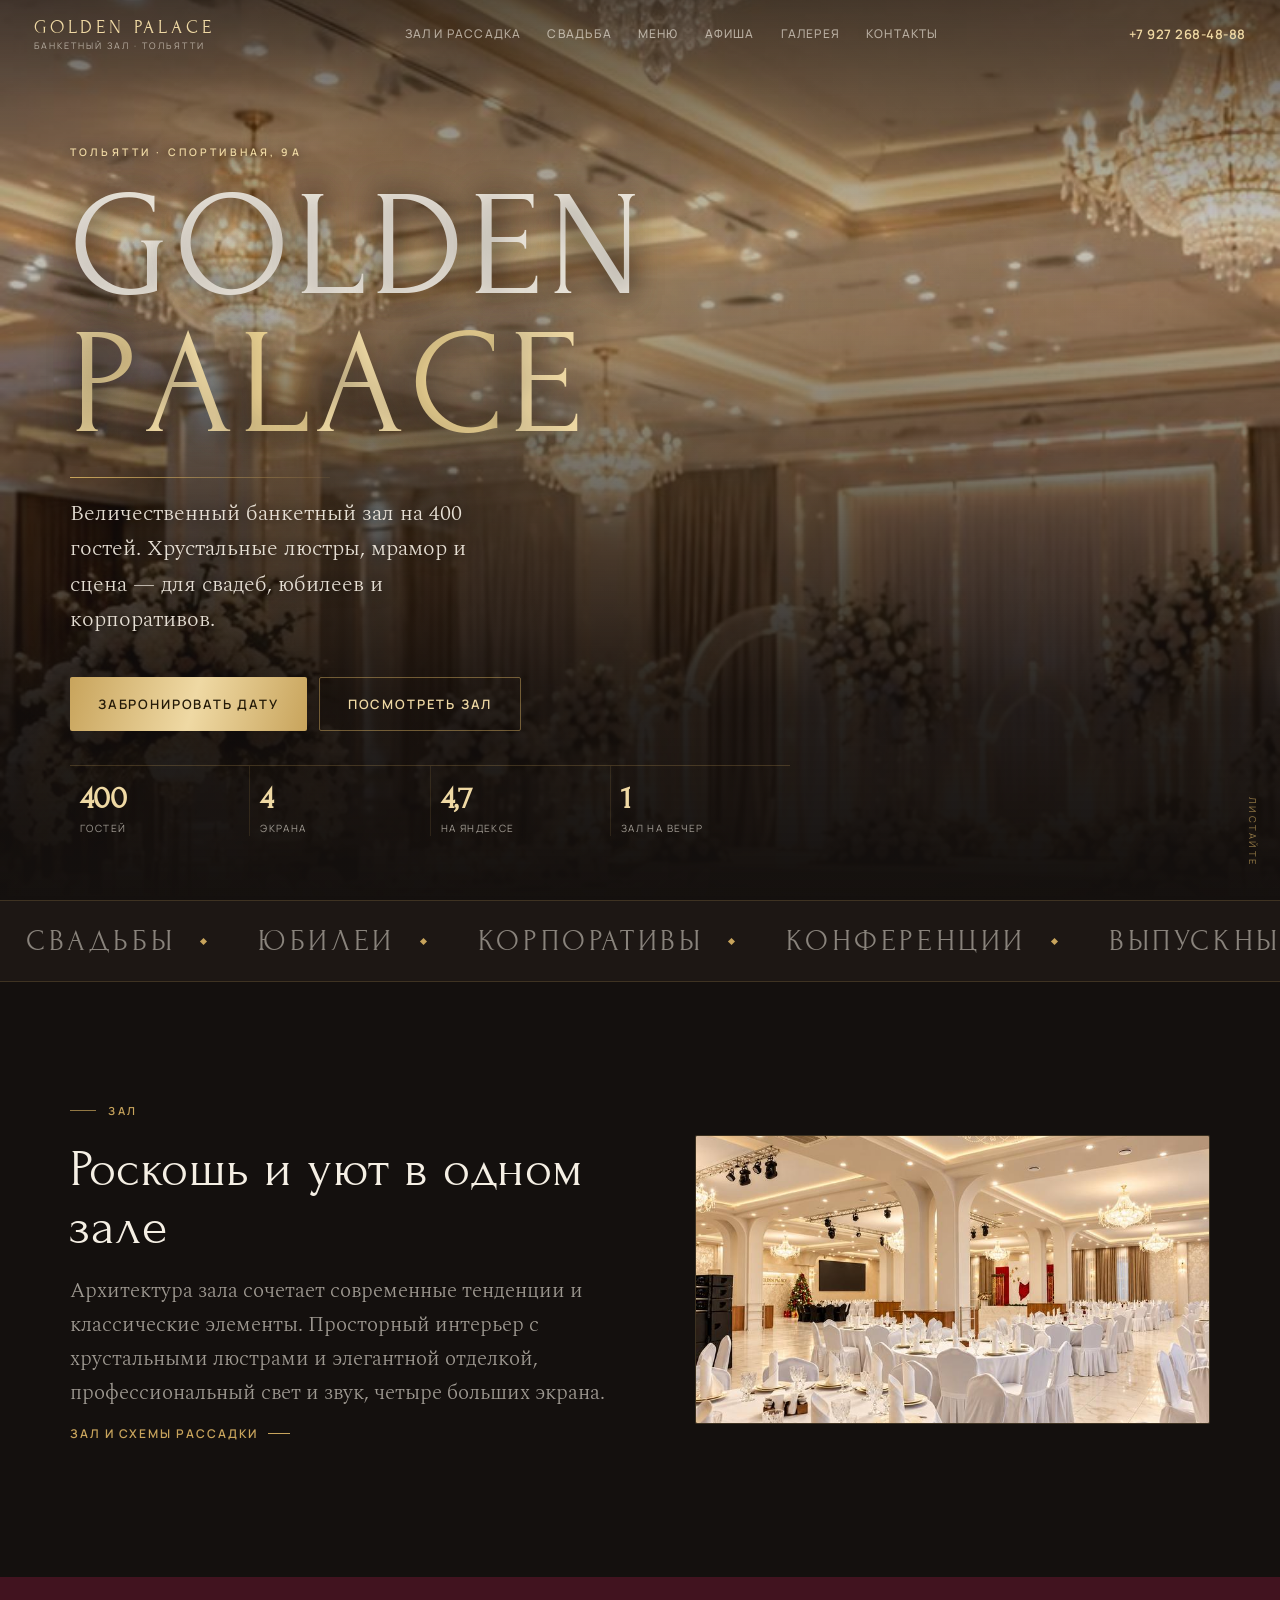
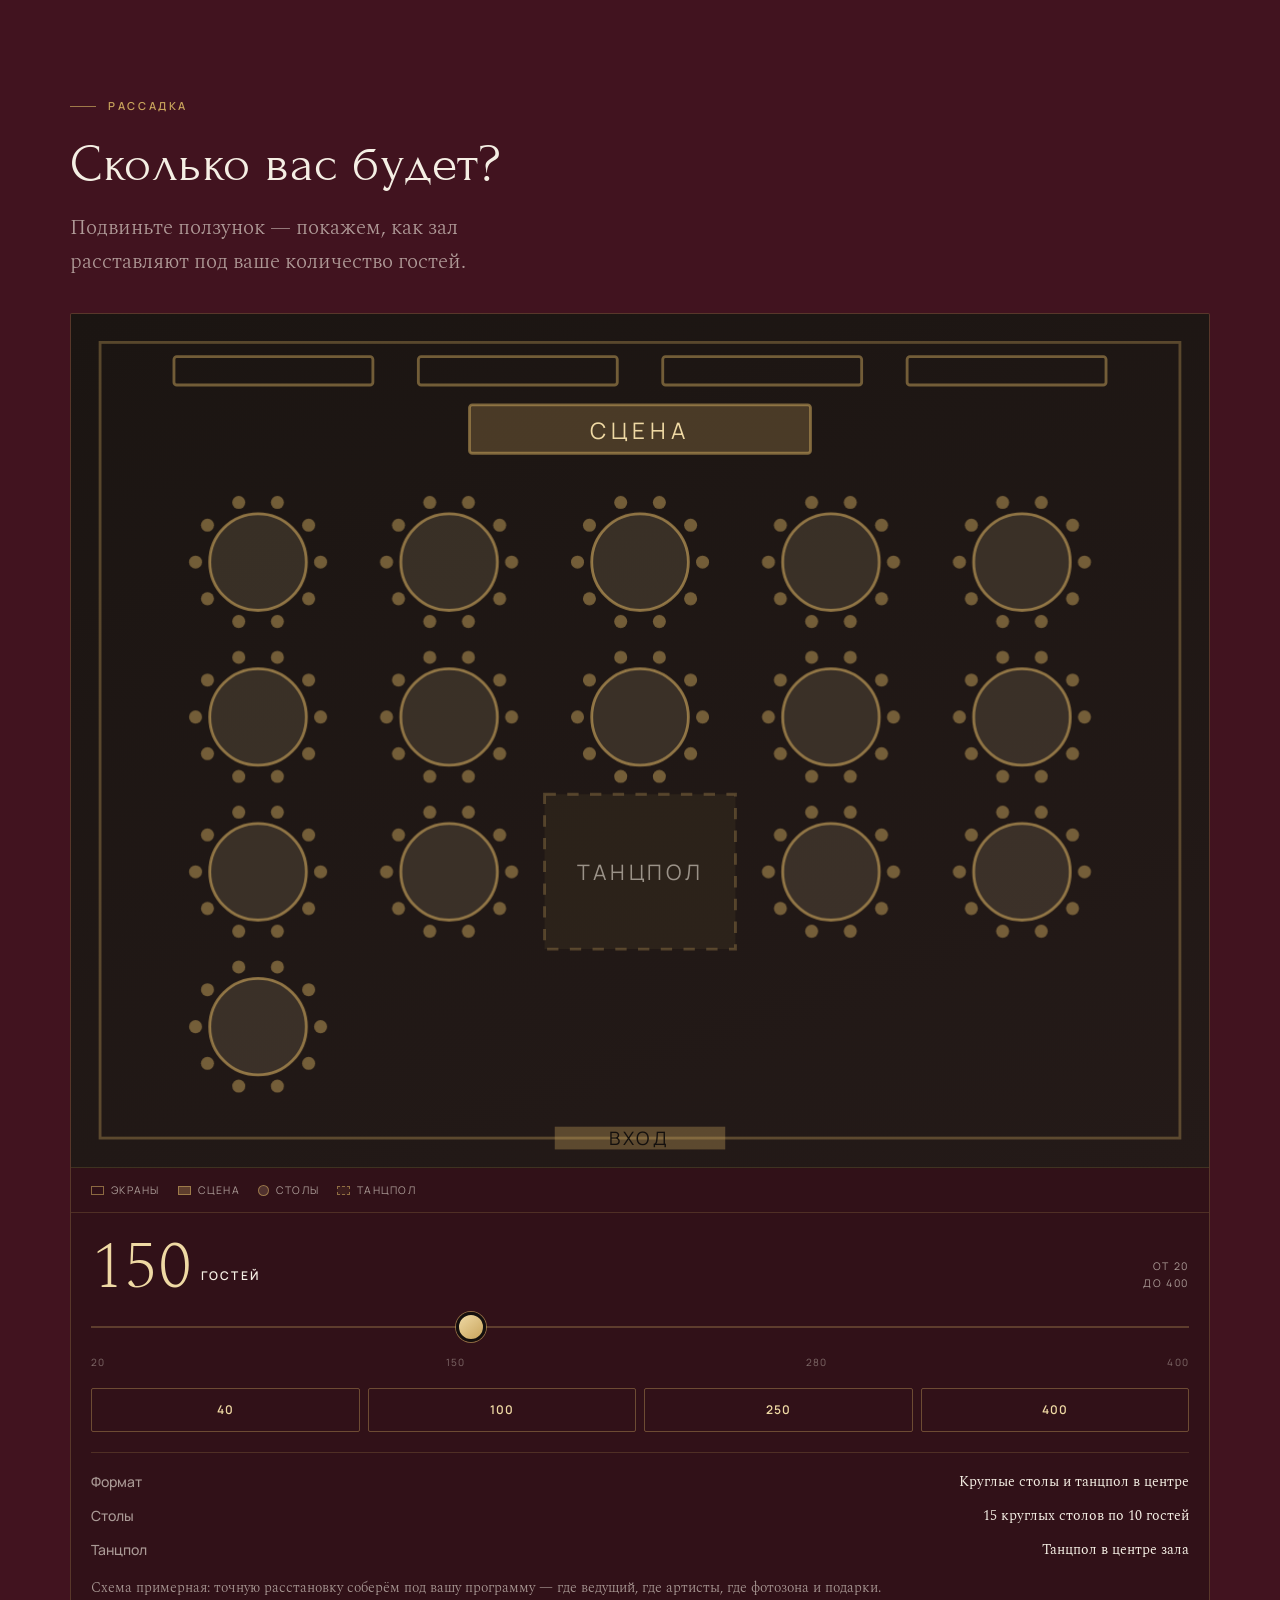
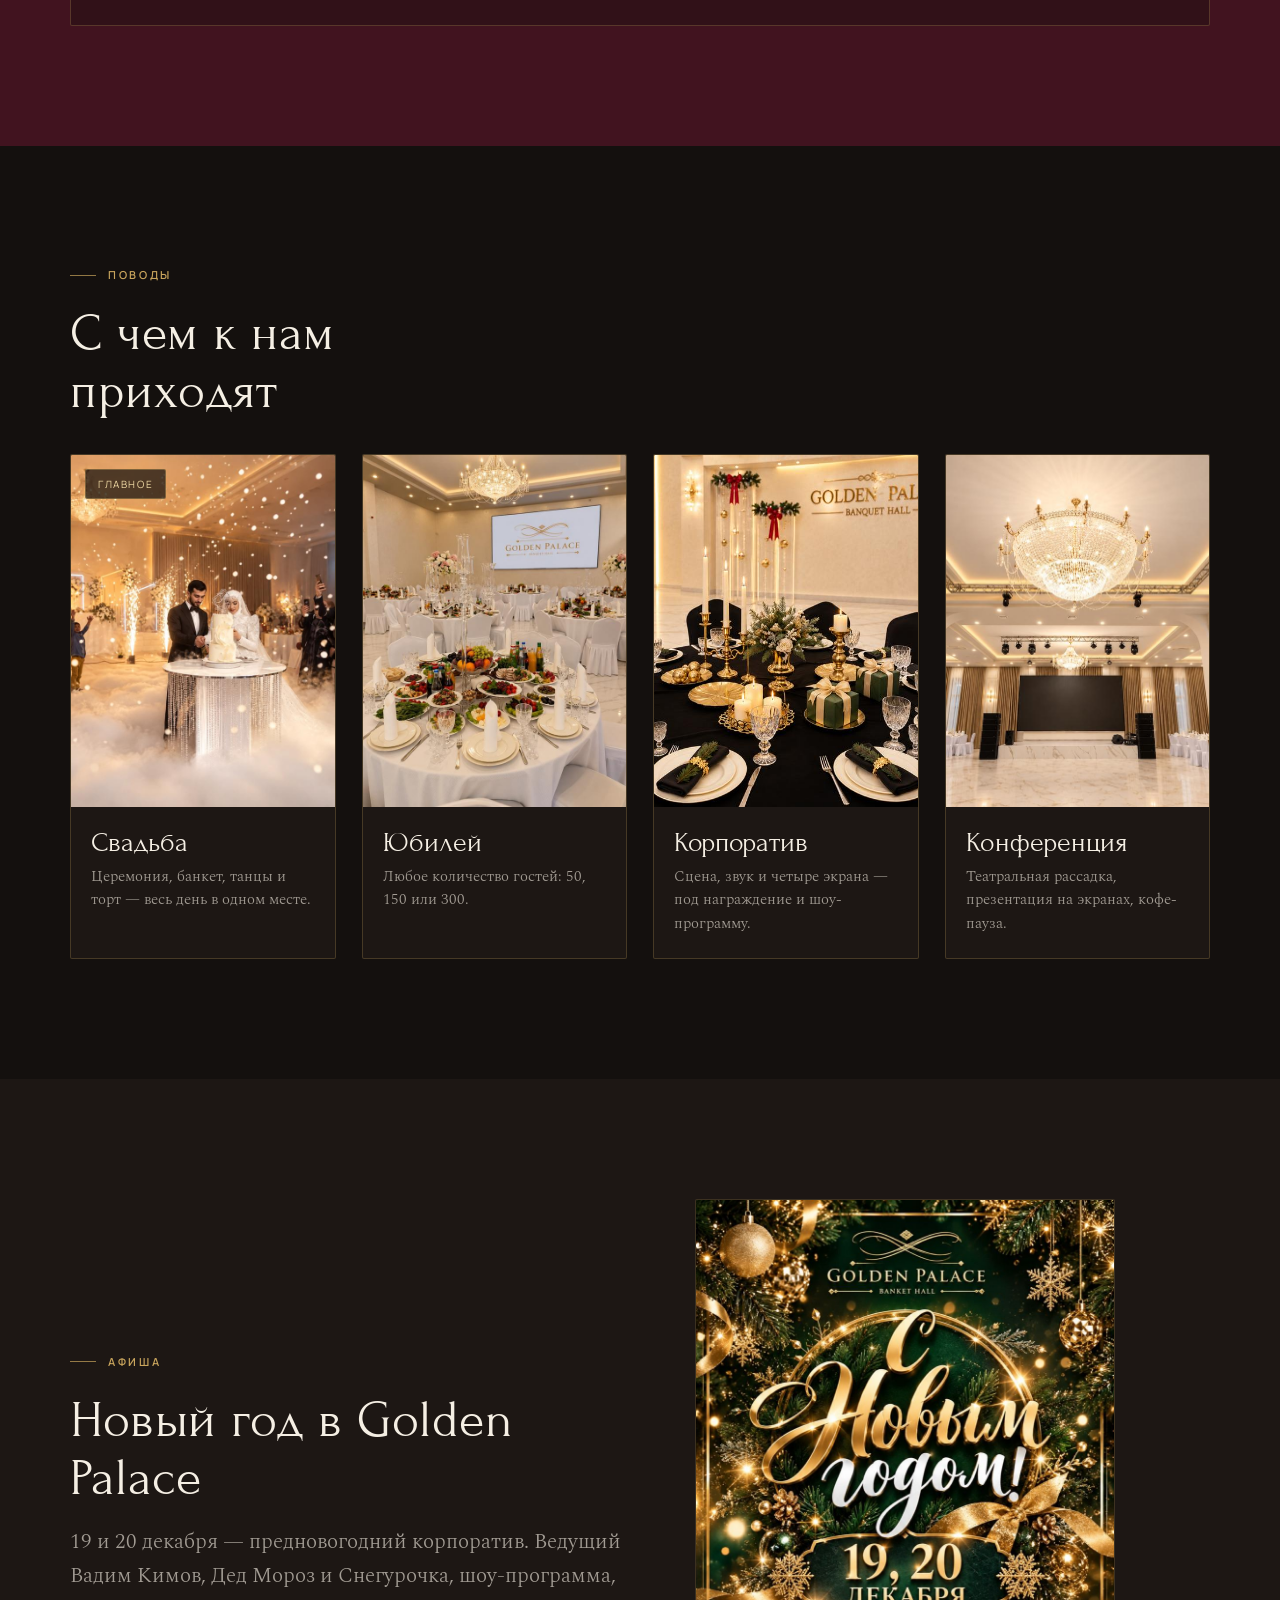
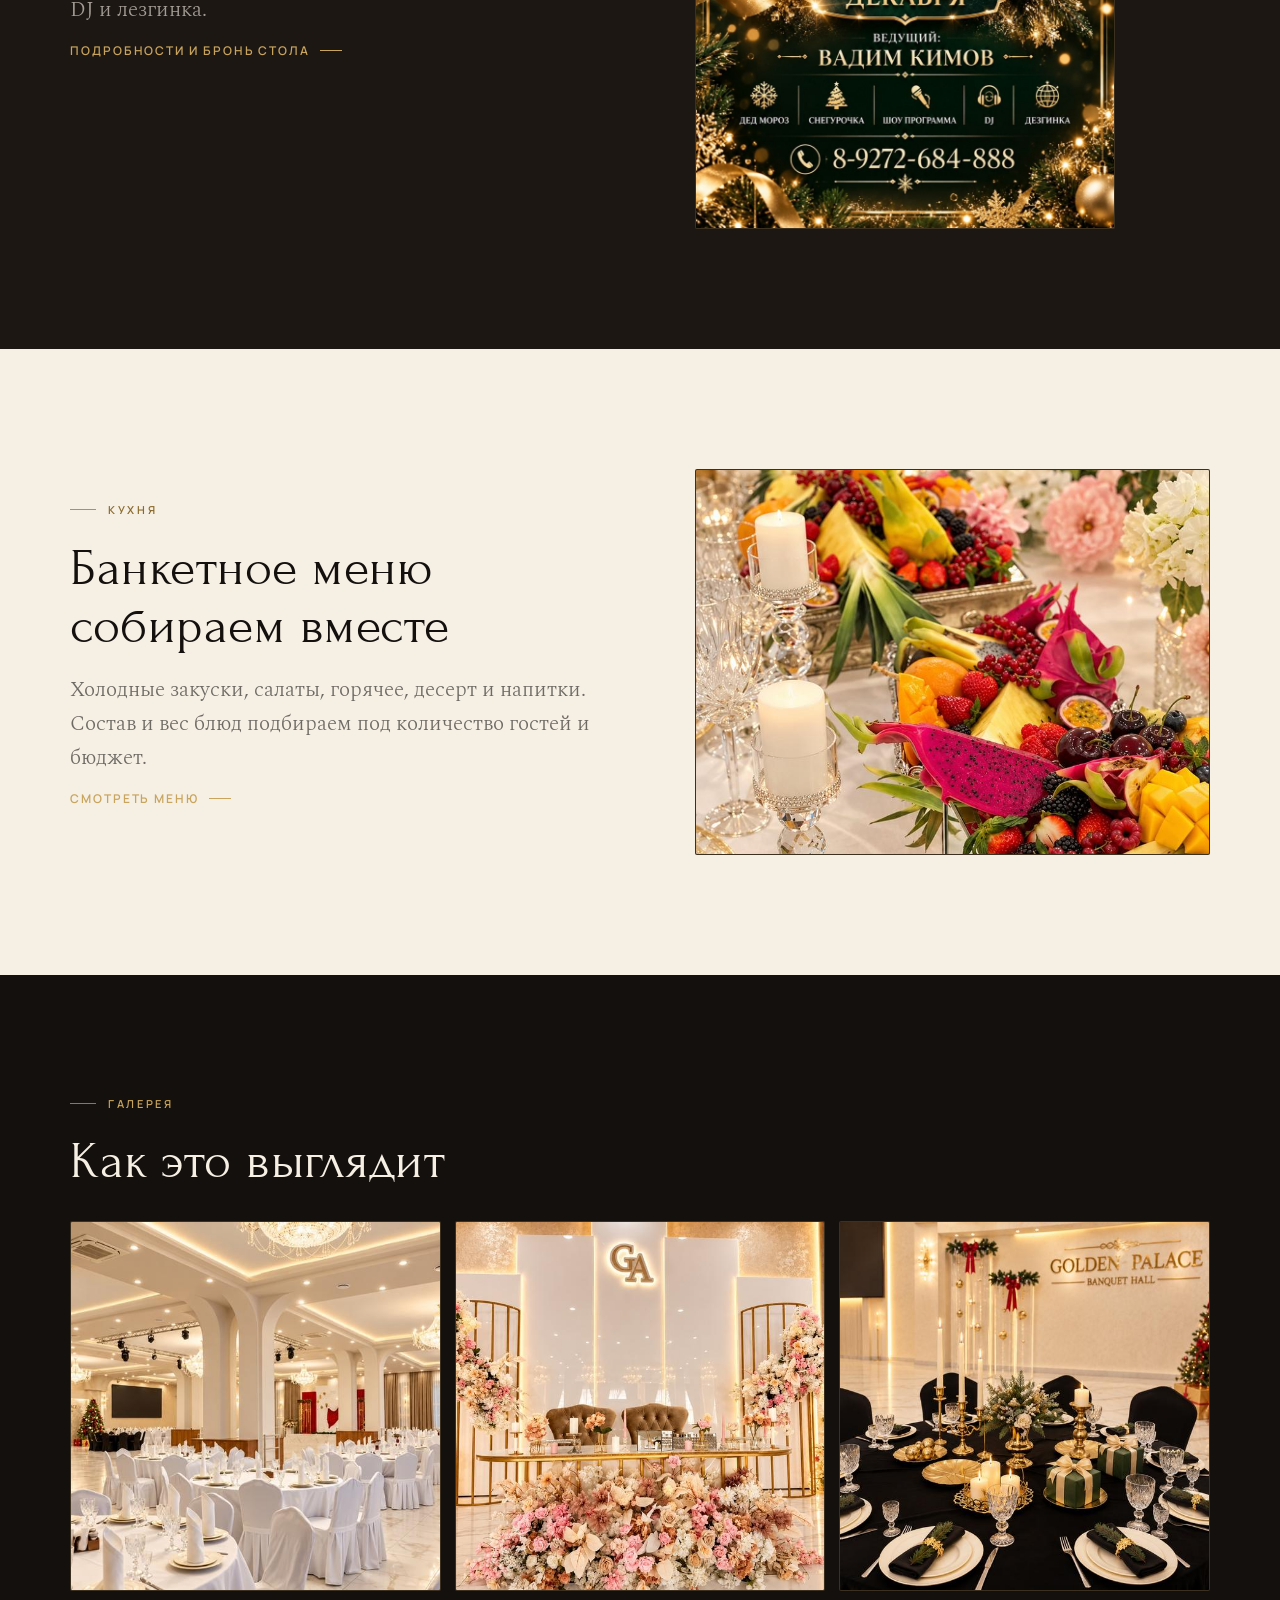
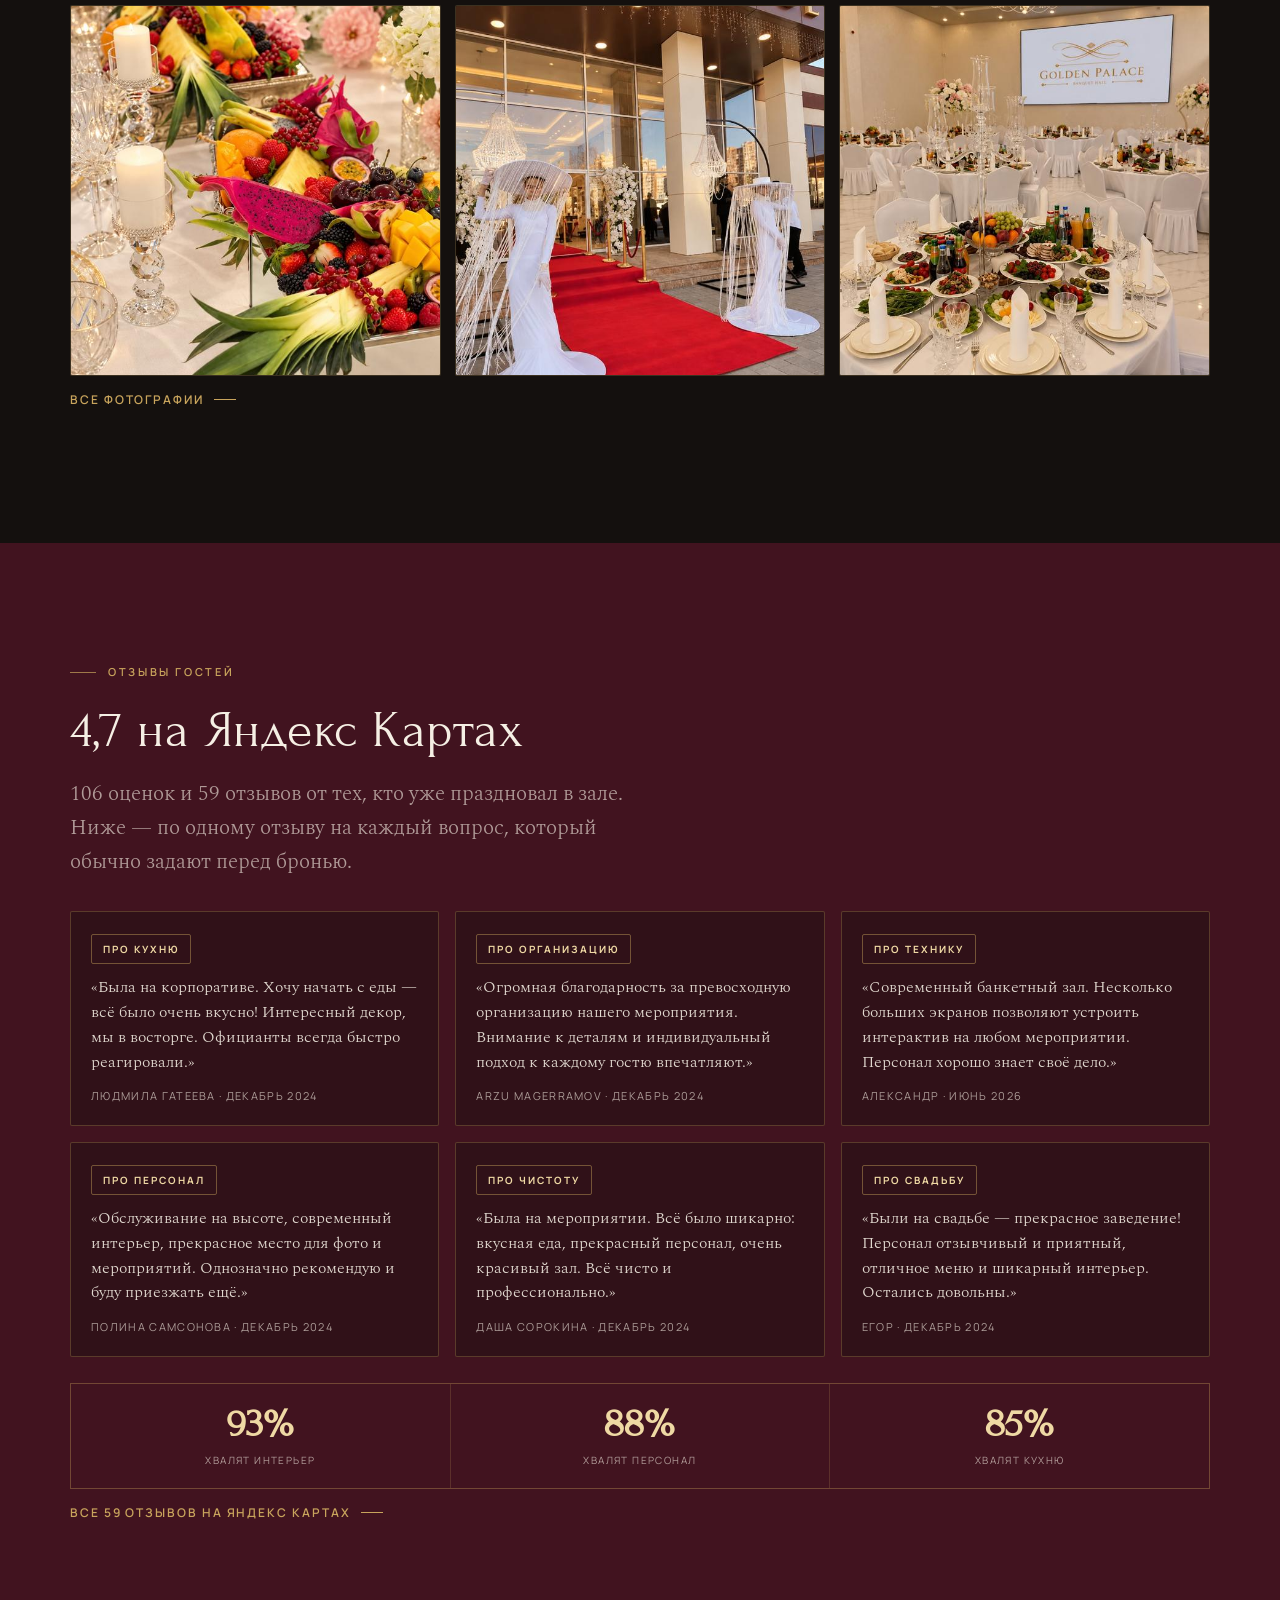
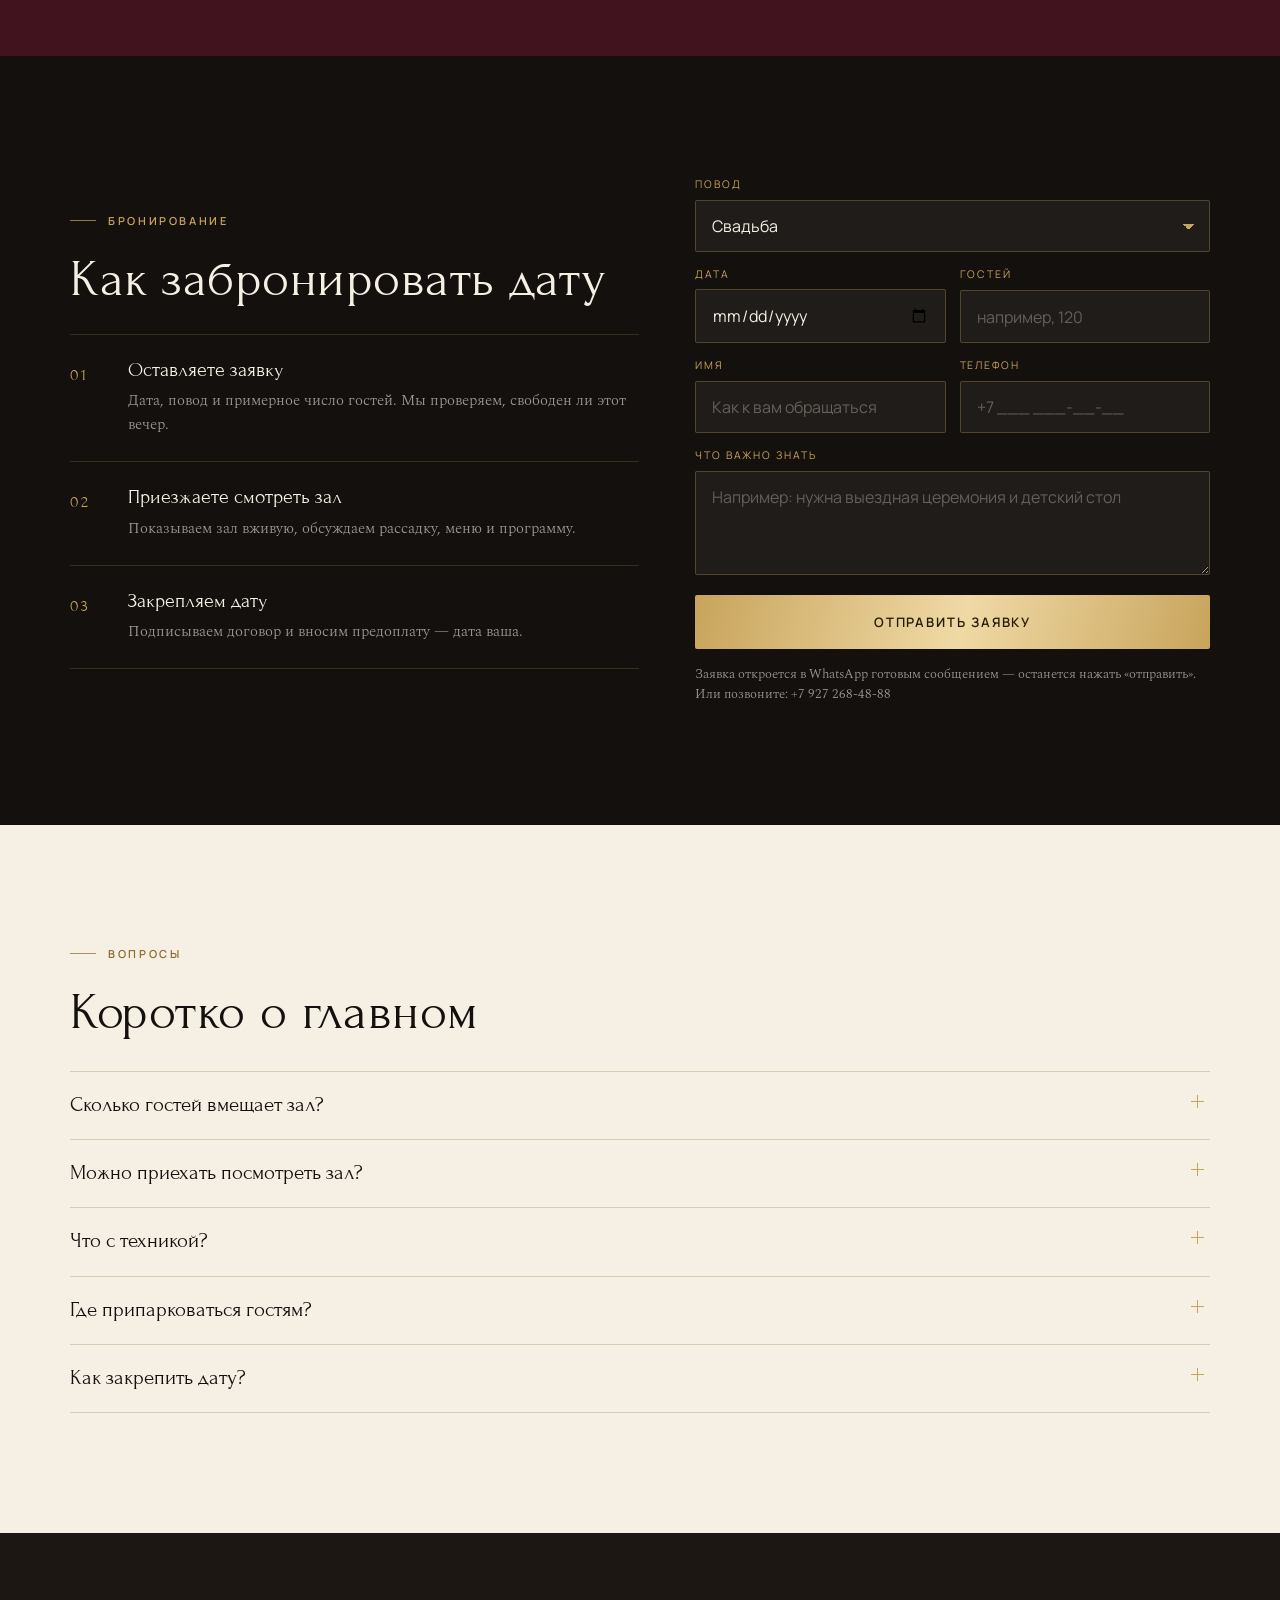
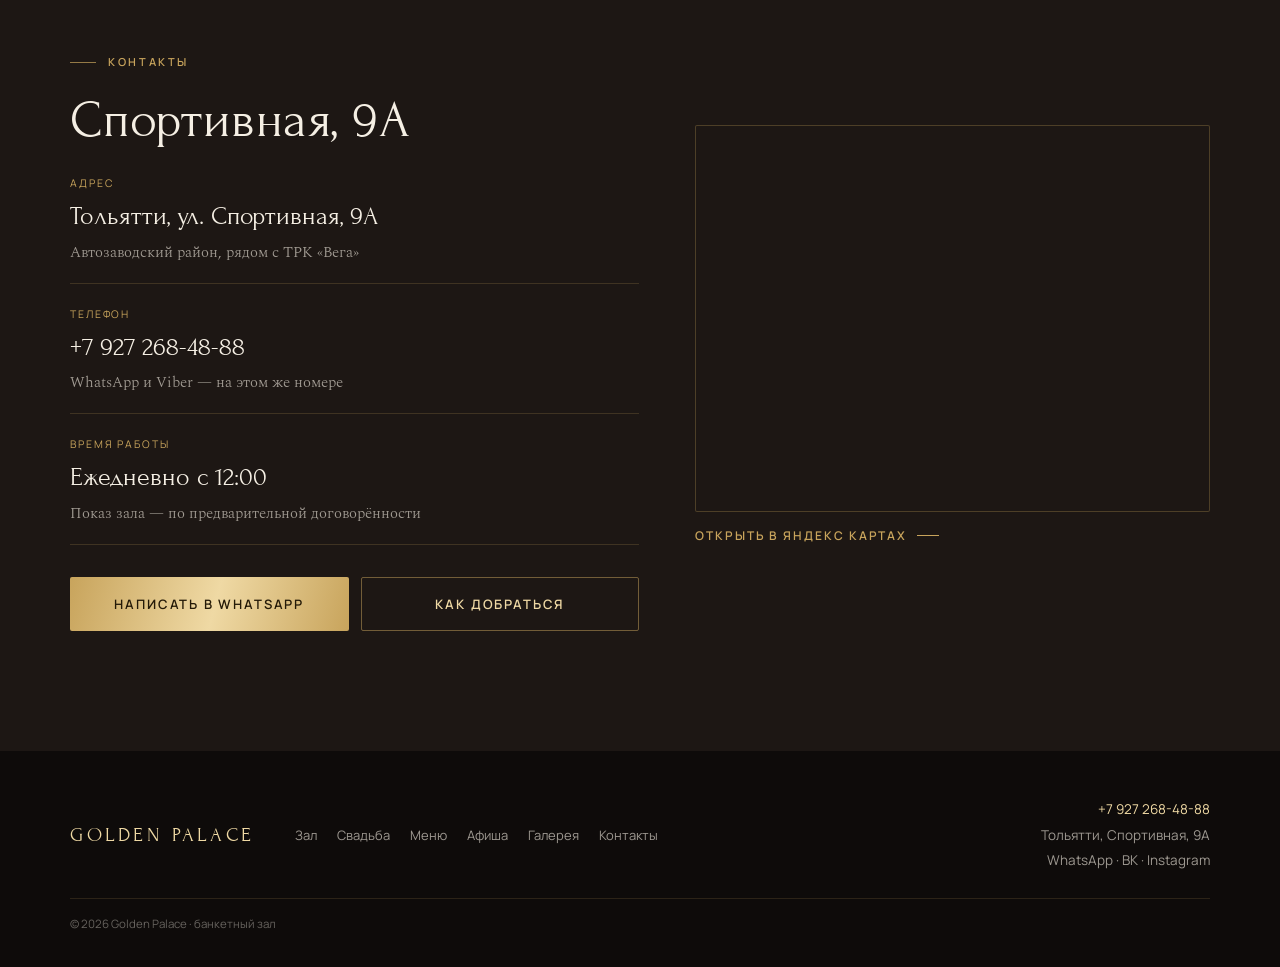
<file: index.html>
<!doctype html>
<html lang="ru">
<head>
<meta charset="utf-8">
<meta name="viewport" content="width=device-width, initial-scale=1, viewport-fit=cover">
<title>Golden Palace — банкетный зал в Тольятти на 400 гостей</title>
<meta name="description" content="Банкетный зал Golden Palace в Тольятти: свадьбы, юбилеи, корпоративы и конференции на 400 гостей. Спортивная, 9А. Рассадка, меню, афиша, бронирование даты.">
<meta property="og:title" content="Golden Palace — банкетный зал в Тольятти на 400 гостей">
<meta property="og:description" content="Банкетный зал Golden Palace в Тольятти: свадьбы, юбилеи, корпоративы и конференции на 400 гостей. Спортивная, 9А. Рассадка, меню, афиша, бронирование даты.">
<meta property="og:type" content="website">
<meta property="og:locale" content="ru_RU">
<meta property="og:image" content="photo/zal-obshiy.jpg">
<link rel="preconnect" href="https://fonts.googleapis.com">
<link rel="preconnect" href="https://fonts.gstatic.com" crossorigin>
<link href="https://fonts.googleapis.com/css2?family=Forum&family=Spectral:wght@200;300;400&family=Manrope:wght@400;500;600;700&display=swap" rel="stylesheet">
<link rel="stylesheet" href="assets/style.css?v=10">
<script type="application/ld+json">
{"@context":"https://schema.org","@type":"EventVenue","name":"Golden Palace","description":"Банкетный зал в Тольятти на 400 гостей","address":{"@type":"PostalAddress","streetAddress":"ул. Спортивная, 9А","addressLocality":"Тольятти","addressRegion":"Самарская область","addressCountry":"RU"},"telephone":"+7-927-268-48-88","maximumAttendeeCapacity":400,"aggregateRating":{"@type":"AggregateRating","ratingValue":"4.7","reviewCount":"59","bestRating":"5"},"sameAs":["https://vk.com/goldenpalace63","https://www.instagram.com/golden_palace.63/"]}
</script>
</head>
<body>

<header class="hdr">
  <a class="brand" href="index.html"><b>Golden Palace</b><i>Банкетный зал · Тольятти</i></a>
  <nav class="nav">
    <a href="zal.html">Зал и рассадка</a>
    <a href="svadba.html">Свадьба</a>
    <a href="menu.html">Меню</a>
    <a href="afisha.html">Афиша</a>
    <a href="galereya.html">Галерея</a>
    <a href="kontakty.html">Контакты</a>
  </nav>
  <a class="hdr-tel" href="tel:+79272684888">+7 927 268-48-88</a>
  <button class="burger" aria-label="Меню" aria-expanded="false"><span></span></button>
</header>

<div class="menu">
  <a class="m-link" href="index.html">Главная</a>
  <a class="m-link" href="zal.html">Зал и рассадка <small>400 мест</small></a>
  <a class="m-link" href="svadba.html">Свадьба <small>под ключ</small></a>
  <a class="m-link" href="menu.html">Банкетное меню</a>
  <a class="m-link" href="afisha.html">Афиша</a>
  <a class="m-link" href="galereya.html">Галерея</a>
  <a class="m-link" href="kontakty.html">Контакты</a>
  <div class="menu-foot">
    <a class="tel" href="tel:+79272684888">+7 927 268-48-88</a>
    <a class="btn btn--gold" href="#bron">Забронировать дату</a>
  </div>
</div>

<section class="hero">
  <figure class="hero-ph">
    <img src="photo/zal-vecher.jpg" alt="Банкетный зал Golden Palace вечером: хрустальные люстры, свечи и накрытые столы" fetchpriority="high">
  </figure>
  <div class="hero-glow"></div>
  <div class="motes"></div>
  <div class="hero-veil"></div>

  <div class="hero-in wrap">
    <p class="hero-kicker">Тольятти · Спортивная, 9А</p>
    <h1 class="hero-title" data-split aria-label="Golden Palace"><span class="hl"><i data-text="Golden">Golden</i></span><span class="hl hl--gold"><i data-text="Palace">Palace</i></span></h1>
    <p class="hero-sub">Величественный банкетный зал на 400 гостей. Хрустальные люстры, мрамор и сцена — для свадеб, юбилеев и корпоративов.</p>
    <div class="hero-cta">
      <a class="btn btn--gold" href="#bron">Забронировать дату</a>
      <a class="btn btn--ghost" href="galereya.html">Посмотреть зал</a>
    </div>
    <div class="hero-facts">
      <div><b><span data-count="400">0</span></b><small>гостей</small></div>
      <div><b><span data-count="4">0</span></b><small>экрана</small></div>
      <div><b><span data-count="4.7">0</span></b><small>на Яндексе</small></div>
      <div><b>1</b><small>зал на вечер</small></div>
    </div>
  </div>
  <div class="scroll-hint">Листайте</div>
</section>

<div class="marquee" aria-hidden="true">
  <div class="marquee-in">
    <span>Свадьбы</span><span>Юбилеи</span><span>Корпоративы</span><span>Конференции</span><span>Выпускные</span><span>Дни рождения</span>
    <span>Свадьбы</span><span>Юбилеи</span><span>Корпоративы</span><span>Конференции</span><span>Выпускные</span><span>Дни рождения</span>
  </div>
</div>

<section class="section">
  <div class="wrap split">
    <div data-reveal>
      <p class="eyebrow">Зал</p>
      <h2 class="h2">Роскошь и уют в одном зале</h2>
      <p class="lead">Архитектура зала сочетает современные тенденции и классические элементы. Просторный интерьер с хрустальными люстрами и элегантной отделкой, профессиональный свет и звук, четыре больших экрана.</p>
      <a class="link-more" href="zal.html">Зал и схемы рассадки</a>
    </div>
    <figure class="ph has-img r-16x9 "><img src="photo/zal-shirokiy.jpg" srcset="photo/s/zal-shirokiy.jpg 800w, photo/zal-shirokiy.jpg 1400w" sizes="(min-width:900px) 47vw, 92vw" alt="Банкетный зал Golden Palace: круглые столы, хрустальные люстры, сцена" loading="lazy" decoding="async"></figure>
  </div>
</section>

<section class="section section--wine" id="rassadka">
  <div class="wrap">
    <div class="head" data-reveal>
      <p class="eyebrow">Рассадка</p>
      <h2 class="h2">Сколько вас будет?</h2>
      <p class="lead">Подвиньте ползунок — покажем, как зал расставляют под ваше количество гостей.</p>
    </div>

    <div class="seat" data-seat data-reveal style="margin-top:34px">
      <div class="seat-plan"></div>
      <ul class="seat-legend">
        <li><i class="lg-screen"></i>Экраны</li>
        <li><i class="lg-stage"></i>Сцена</li>
        <li><i class="lg-table"></i>Столы</li>
        <li><i class="lg-floor"></i>Танцпол</li>
      </ul>
      <div class="seat-ui">
        <div class="seat-val">
          <b><span data-seat-n>150</span><em data-seat-word>гостей</em></b>
          <span>от 20<br>до 400</span>
        </div>
        <input type="range" min="20" max="400" step="10" value="150" aria-label="Количество гостей">
        <div class="seat-scale"><span>20</span><span>150</span><span>280</span><span>400</span></div>
        <div class="seat-presets">
          <button type="button" data-seat-preset="40">40</button>
          <button type="button" data-seat-preset="100">100</button>
          <button type="button" data-seat-preset="250">250</button>
          <button type="button" data-seat-preset="400">400</button>
        </div>
        <div class="seat-info">
          <dl><dt>Формат</dt><dd data-seat-format>—</dd></dl>
          <dl><dt>Столы</dt><dd data-seat-tables>—</dd></dl>
          <dl><dt>Танцпол</dt><dd data-seat-floor>—</dd></dl>
        </div>
        <p class="seat-note">Схема примерная: точную расстановку соберём под вашу программу — где ведущий, где артисты, где фотозона и подарки.</p>
      </div>
    </div>
  </div>
</section>

<section class="section">
  <div class="wrap">
    <div class="head" data-reveal>
      <p class="eyebrow">Поводы</p>
      <h2 class="h2">С чем к нам приходят</h2>
    </div>
    <div class="grid g4" style="margin-top:34px">
      <a class="occ" href="svadba.html" data-reveal>
        <span class="occ-tag">Главное</span>
        <figure class="ph has-img r-3x4 "><img src="photo/svadba-tort.jpg" srcset="photo/s/svadba-tort.jpg 600w, photo/svadba-tort.jpg 1050w" sizes="(min-width:720px) 24vw, 48vw" alt="Молодожёны режут торт в дыму под хрустальной люстрой" loading="lazy" decoding="async"></figure>
        <div class="occ-body"><h3 class="h3">Свадьба</h3><p>Церемония, банкет, танцы и торт — весь день в одном месте.</p></div>
      </a>
      <a class="occ" href="#bron" data-reveal data-d="1">
        <figure class="ph has-img r-3x4 "><img src="photo/zal-nakryto.jpg" srcset="photo/s/zal-nakryto.jpg 600w, photo/zal-nakryto.jpg 1050w" sizes="(min-width:720px) 24vw, 48vw" alt="Накрытые круглые столы и экран с логотипом Golden Palace" loading="lazy" decoding="async"></figure>
        <div class="occ-body"><h3 class="h3">Юбилей</h3><p>Любое количество гостей: 50, 150 или 300.</p></div>
      </a>
      <a class="occ" href="#bron" data-reveal data-d="2">
        <figure class="ph has-img r-3x4 "><img src="photo/stol-novogodniy.jpg" srcset="photo/s/stol-novogodniy.jpg 800w, photo/stol-novogodniy.jpg 1400w" sizes="(min-width:720px) 24vw, 48vw" alt="Новогодняя сервировка стола на корпоратив в Golden Palace" loading="lazy" decoding="async"></figure>
        <div class="occ-body"><h3 class="h3">Корпоратив</h3><p>Сцена, звук и четыре экрана — под награждение и шоу-программу.</p></div>
      </a>
      <a class="occ" href="#bron" data-reveal data-d="3">
        <figure class="ph has-img r-3x4 "><img src="photo/scena-ekran.jpg" srcset="photo/s/scena-ekran.jpg 533w, photo/scena-ekran.jpg 933w" sizes="(min-width:720px) 24vw, 48vw" alt="Сцена и большой экран для презентаций и конференций" loading="lazy" decoding="async"></figure>
        <div class="occ-body"><h3 class="h3">Конференция</h3><p>Театральная рассадка, презентация на экранах, кофе-пауза.</p></div>
      </a>
    </div>
  </div>
</section>

<section class="section section--ink2">
  <div class="wrap split split--rev">
    <figure class="ph has-img r-2x3 ph--poster"><img src="photo/afisha-novy-god.jpg" srcset="photo/s/afisha-novy-god.jpg 533w, photo/afisha-novy-god.jpg 866w" sizes="(min-width:900px) 47vw, 92vw" alt="Афиша: Новый год в Golden Palace, 19 и 20 декабря" loading="lazy" decoding="async"></figure>
    <div data-reveal>
      <p class="eyebrow">Афиша</p>
      <h2 class="h2">Новый год в Golden Palace</h2>
      <p class="lead">19 и 20 декабря — предновогодний корпоратив. Ведущий Вадим Кимов, Дед Мороз и Снегурочка, шоу-программа, DJ и лезгинка.</p>
      <a class="link-more" href="afisha.html">Подробности и бронь стола</a>
    </div>
  </div>
</section>

<section class="section section--ivory">
  <div class="wrap split split--rev">
    <figure class="ph has-img r-4x3 "><img src="photo/frukty-wide.jpg" srcset="photo/s/frukty-wide.jpg 800w, photo/frukty-wide.jpg 1400w" sizes="(min-width:900px) 47vw, 92vw" alt="Фруктовые композиции на банкетном столе" loading="lazy" decoding="async"></figure>
    <div data-reveal data-d="1">
      <p class="eyebrow">Кухня</p>
      <h2 class="h2">Банкетное меню собираем вместе</h2>
      <p class="lead">Холодные закуски, салаты, горячее, десерт и напитки. Состав и вес блюд подбираем под количество гостей и бюджет.</p>
      <a class="link-more" href="menu.html">Смотреть меню</a>
    </div>
  </div>
</section>

<section class="section">
  <div class="wrap">
    <div class="head" data-reveal>
      <p class="eyebrow">Галерея</p>
      <h2 class="h2">Как это выглядит</h2>
    </div>
    <div class="gal" style="margin-top:30px" data-reveal>
      <figure class="ph has-img r-1x1 "><img src="photo/zal-obshiy.jpg" srcset="photo/s/zal-obshiy.jpg 800w, photo/zal-obshiy.jpg 1400w" sizes="(min-width:760px) 32vw, 48vw" alt="Общий план банкетного зала" loading="lazy" decoding="async"></figure>
      <figure class="ph has-img r-1x1 "><img src="photo/svadba-prezidium.jpg" srcset="photo/s/svadba-prezidium.jpg 800w, photo/svadba-prezidium.jpg 1400w" sizes="(min-width:760px) 32vw, 48vw" alt="Свадебный президиум с живыми цветами" loading="lazy" decoding="async"></figure>
      <figure class="ph has-img r-1x1 "><img src="photo/stol-novogodniy.jpg" srcset="photo/s/stol-novogodniy.jpg 800w, photo/stol-novogodniy.jpg 1400w" sizes="(min-width:760px) 32vw, 48vw" alt="Праздничная сервировка стола" loading="lazy" decoding="async"></figure>
      <figure class="ph has-img r-1x1 "><img src="photo/frukty.jpg" srcset="photo/s/frukty.jpg 600w, photo/frukty.jpg 1050w" sizes="(min-width:760px) 32vw, 48vw" alt="Фруктовые композиции на банкетном столе" loading="lazy" decoding="async"></figure>
      <figure class="ph has-img r-1x1 "><img src="photo/vhod-dorozhka.jpg" srcset="photo/s/vhod-dorozhka.jpg 600w, photo/vhod-dorozhka.jpg 1050w" sizes="(min-width:760px) 32vw, 48vw" alt="Вход в Golden Palace с красной дорожкой" loading="lazy" decoding="async"></figure>
      <figure class="ph has-img r-1x1 "><img src="photo/zal-nakryto.jpg" srcset="photo/s/zal-nakryto.jpg 600w, photo/zal-nakryto.jpg 1050w" sizes="(min-width:760px) 32vw, 48vw" alt="Накрытые столы перед банкетом" loading="lazy" decoding="async"></figure>
    </div>
    <a class="link-more" href="galereya.html">Все фотографии</a>
  </div>
</section>

<section class="section section--wine" id="otzyvy">
  <div class="wrap">
    <div class="head head--wide" data-reveal>
      <p class="eyebrow">Отзывы гостей</p>
      <h2 class="h2">4,7 на Яндекс Картах</h2>
      <p class="lead">106 оценок и 59 отзывов от тех, кто уже праздновал в зале. Ниже — по одному отзыву на каждый вопрос, который обычно задают перед бронью.</p>
    </div>
    <div class="revs" data-reveal>
      <article class="rev"><p class="rev-tag">Про кухню</p><p class="rev-text">Была на корпоративе. Хочу начать с еды — всё было очень вкусно! Интересный декор, мы в восторге. Официанты всегда быстро реагировали.</p><cite>Людмила Гатеева · декабрь 2024</cite></article>
      <article class="rev"><p class="rev-tag">Про организацию</p><p class="rev-text">Огромная благодарность за превосходную организацию нашего мероприятия. Внимание к деталям и индивидуальный подход к каждому гостю впечатляют.</p><cite>Arzu Magerramov · декабрь 2024</cite></article>
      <article class="rev"><p class="rev-tag">Про технику</p><p class="rev-text">Современный банкетный зал. Несколько больших экранов позволяют устроить интерактив на любом мероприятии. Персонал хорошо знает своё дело.</p><cite>Александр · июнь 2026</cite></article>
      <article class="rev"><p class="rev-tag">Про персонал</p><p class="rev-text">Обслуживание на высоте, современный интерьер, прекрасное место для фото и мероприятий. Однозначно рекомендую и буду приезжать ещё.</p><cite>Полина Самсонова · декабрь 2024</cite></article>
      <article class="rev"><p class="rev-tag">Про чистоту</p><p class="rev-text">Была на мероприятии. Всё было шикарно: вкусная еда, прекрасный персонал, очень красивый зал. Всё чисто и профессионально.</p><cite>Даша Сорокина · декабрь 2024</cite></article>
      <article class="rev"><p class="rev-tag">Про свадьбу</p><p class="rev-text">Были на свадьбе — прекрасное заведение! Персонал отзывчивый и приятный, отличное меню и шикарный интерьер. Остались довольны.</p><cite>Егор · декабрь 2024</cite></article>
    </div>
    <div class="rev-stats">
      <div><b><span data-count="93">0</span>%</b><small>хвалят интерьер</small></div>
      <div><b><span data-count="88">0</span>%</b><small>хвалят персонал</small></div>
      <div><b><span data-count="85">0</span>%</b><small>хвалят кухню</small></div>
    </div>
    <a class="link-more" href="https://yandex.ru/maps/org/golden_palace/160351181202/reviews/" target="_blank" rel="noopener">Все 59 отзывов на Яндекс Картах</a>
  </div>
</section>

<section class="section" id="bron">
  <div class="wrap split">
    <div data-reveal>
      <p class="eyebrow">Бронирование</p>
      <h2 class="h2">Как забронировать дату</h2>
      <div class="steps" style="margin-top:26px">
        <div class="step"><span class="step-n">01</span><div><h3 class="h3">Оставляете заявку</h3><p>Дата, повод и примерное число гостей. Мы проверяем, свободен ли этот вечер.</p></div></div>
        <div class="step"><span class="step-n">02</span><div><h3 class="h3">Приезжаете смотреть зал</h3><p>Показываем зал вживую, обсуждаем рассадку, меню и программу.</p></div></div>
        <div class="step"><span class="step-n">03</span><div><h3 class="h3">Закрепляем дату</h3><p>Подписываем договор и вносим предоплату — дата ваша.</p></div></div>
      </div>
    </div>

    <form class="form" data-booking data-reveal data-d="1" novalidate>
      <div class="field">
        <label for="f-occasion">Повод</label>
        <select id="f-occasion" name="occasion">
          <option>Свадьба</option><option>Юбилей</option><option>Корпоратив</option>
          <option>Конференция</option><option>День рождения</option><option>Выпускной</option><option>Другое</option>
        </select>
      </div>
      <div class="form-row">
        <div class="field"><label for="f-date">Дата</label><input id="f-date" name="date" type="date"></div>
        <div class="field"><label for="f-guests">Гостей</label><input id="f-guests" name="guests" type="number" min="10" max="400" inputmode="numeric" placeholder="например, 120"></div>
      </div>
      <div class="form-row">
        <div class="field"><label for="f-name">Имя</label><input id="f-name" name="name" type="text" placeholder="Как к вам обращаться" required></div>
        <div class="field"><label for="f-phone">Телефон</label><input id="f-phone" name="phone" type="tel" inputmode="tel" placeholder="+7 ___ ___-__-__" required></div>
      </div>
      <div class="field"><label for="f-comment">Что важно знать</label><textarea id="f-comment" name="comment" placeholder="Например: нужна выездная церемония и детский стол"></textarea></div>
      <button class="btn btn--gold" type="submit">Отправить заявку</button>
      <p class="form-note">Заявка откроется в WhatsApp готовым сообщением — останется нажать «отправить». Или позвоните: <a href="tel:+79272684888">+7 927 268-48-88</a></p>
      <div class="form-ok">Сообщение собрано. Если WhatsApp не открылся — позвоните нам, мы рядом.</div>
    </form>
  </div>
</section>

<section class="section section--ivory">
  <div class="wrap">
    <div class="head" data-reveal>
      <p class="eyebrow">Вопросы</p>
      <h2 class="h2">Коротко о главном</h2>
    </div>
    <div class="faq" style="margin-top:30px" data-reveal>
      <details><summary>Сколько гостей вмещает зал?</summary><div class="faq-a">До 400 человек за столами. Для компании поменьше зал зонируют, чтобы не было ощущения пустоты.</div></details>
      <details><summary>Можно приехать посмотреть зал?</summary><div class="faq-a">Да, по договорённости — позвоните, и мы согласуем время, когда зал свободен и его можно показать без спешки.</div></details>
      <details><summary>Что с техникой?</summary><div class="faq-a">Профессиональный свет, звук и четыре больших экрана — под презентацию, поздравления и видеоролики.</div></details>
      <details><summary>Где припарковаться гостям?</summary><div class="faq-a">Зал в Автозаводском районе, рядом с ТРК «Вега» — парковка в шаговой доступности.</div></details>
      <details><summary>Как закрепить дату?</summary><div class="faq-a">Договор и предоплата. До этого дата держится только на словах, поэтому популярные субботы лучше бронировать заранее.</div></details>
    </div>
  </div>
</section>

<section class="section section--ink2">
  <div class="wrap split">
    <div data-reveal>
      <p class="eyebrow">Контакты</p>
      <h2 class="h2">Спортивная, 9А</h2>
      <div class="contact-card" style="margin-top:26px">
        <div class="contact-line"><span>Адрес</span><b>Тольятти, ул. Спортивная, 9А</b><em>Автозаводский район, рядом с ТРК «Вега»</em></div>
        <div class="contact-line"><span>Телефон</span><b><a href="tel:+79272684888">+7 927 268-48-88</a></b><em>WhatsApp и Viber — на этом же номере</em></div>
        <div class="contact-line"><span>Время работы</span><b>Ежедневно с 12:00</b><em>Показ зала — по предварительной договорённости</em></div>
      </div>
      <div class="btn-row">
        <a class="btn btn--gold" href="https://wa.me/79272684888" target="_blank" rel="noopener">Написать в WhatsApp</a>
        <a class="btn btn--ghost" href="kontakty.html">Как добраться</a>
      </div>
    </div>
    <div data-reveal data-d="1">
      <div class="map-frame">
        <iframe src="https://yandex.ru/map-widget/v1/?oid=160351181202&amp;ol=biz&amp;z=16" title="Golden Palace на карте" loading="lazy" allowfullscreen></iframe>
      </div>
      <a class="link-more" href="https://yandex.ru/maps/org/golden_palace/160351181202/" target="_blank" rel="noopener">Открыть в Яндекс Картах</a>
    </div>
  </div>
</section>

<footer class="foot">
  <div class="wrap">
    <div class="foot-row">
      <a class="foot-brand" href="index.html">Golden Palace</a>
      <nav class="foot-nav">
        <a href="zal.html">Зал</a><a href="svadba.html">Свадьба</a><a href="menu.html">Меню</a><a href="afisha.html">Афиша</a><a href="galereya.html">Галерея</a><a href="kontakty.html">Контакты</a>
      </nav>
      <div class="foot-contact">
        <a href="tel:+79272684888">+7 927 268-48-88</a>
        <span>Тольятти, Спортивная, 9А</span>
        <span class="foot-soc"><a href="https://wa.me/79272684888" target="_blank" rel="noopener">WhatsApp</a> · <a href="https://vk.com/goldenpalace63" target="_blank" rel="noopener">ВК</a> · <a href="https://www.instagram.com/golden_palace.63/" target="_blank" rel="noopener">Instagram</a></span>
      </div>
    </div>
    <div class="foot-bot"><span>© <span data-year>2026</span> Golden Palace · банкетный зал</span></div>
  </div>
</footer>

<div class="scrollbar" aria-hidden="true"><div class="scrollbar-thumb"></div></div>

<div class="fab" data-fab>
  <div class="fab-list">
    <a href="tel:+79272684888"><b>Позвонить</b><span>+7 927 268-48-88</span></a>
    <a href="https://wa.me/79272684888" target="_blank" rel="noopener"><b>WhatsApp</b><span>написать в мессенджер</span></a>
    <a href="#bron"><b>Оставить заявку</b><span>рассчитаем банкет</span></a>
  </div>
  <button class="fab-btn" type="button" aria-label="Связаться с залом" aria-expanded="false">
    <svg viewBox="0 0 24 24" aria-hidden="true"><path d="M6.6 10.8c1.4 2.8 3.8 5.1 6.6 6.6l2.2-2.2c.3-.3.7-.4 1-.2 1.1.4 2.4.6 3.6.6.6 0 1 .4 1 1V20c0 .6-.4 1-1 1C10.6 21 3 13.4 3 4c0-.6.4-1 1-1h3.5c.6 0 1 .4 1 1 0 1.3.2 2.5.6 3.6.1.4 0 .8-.2 1l-2.3 2.2z"/></svg>
  </button>
</div>
<script src="assets/app.js?v=10"></script>
</body>
</html>
</file>
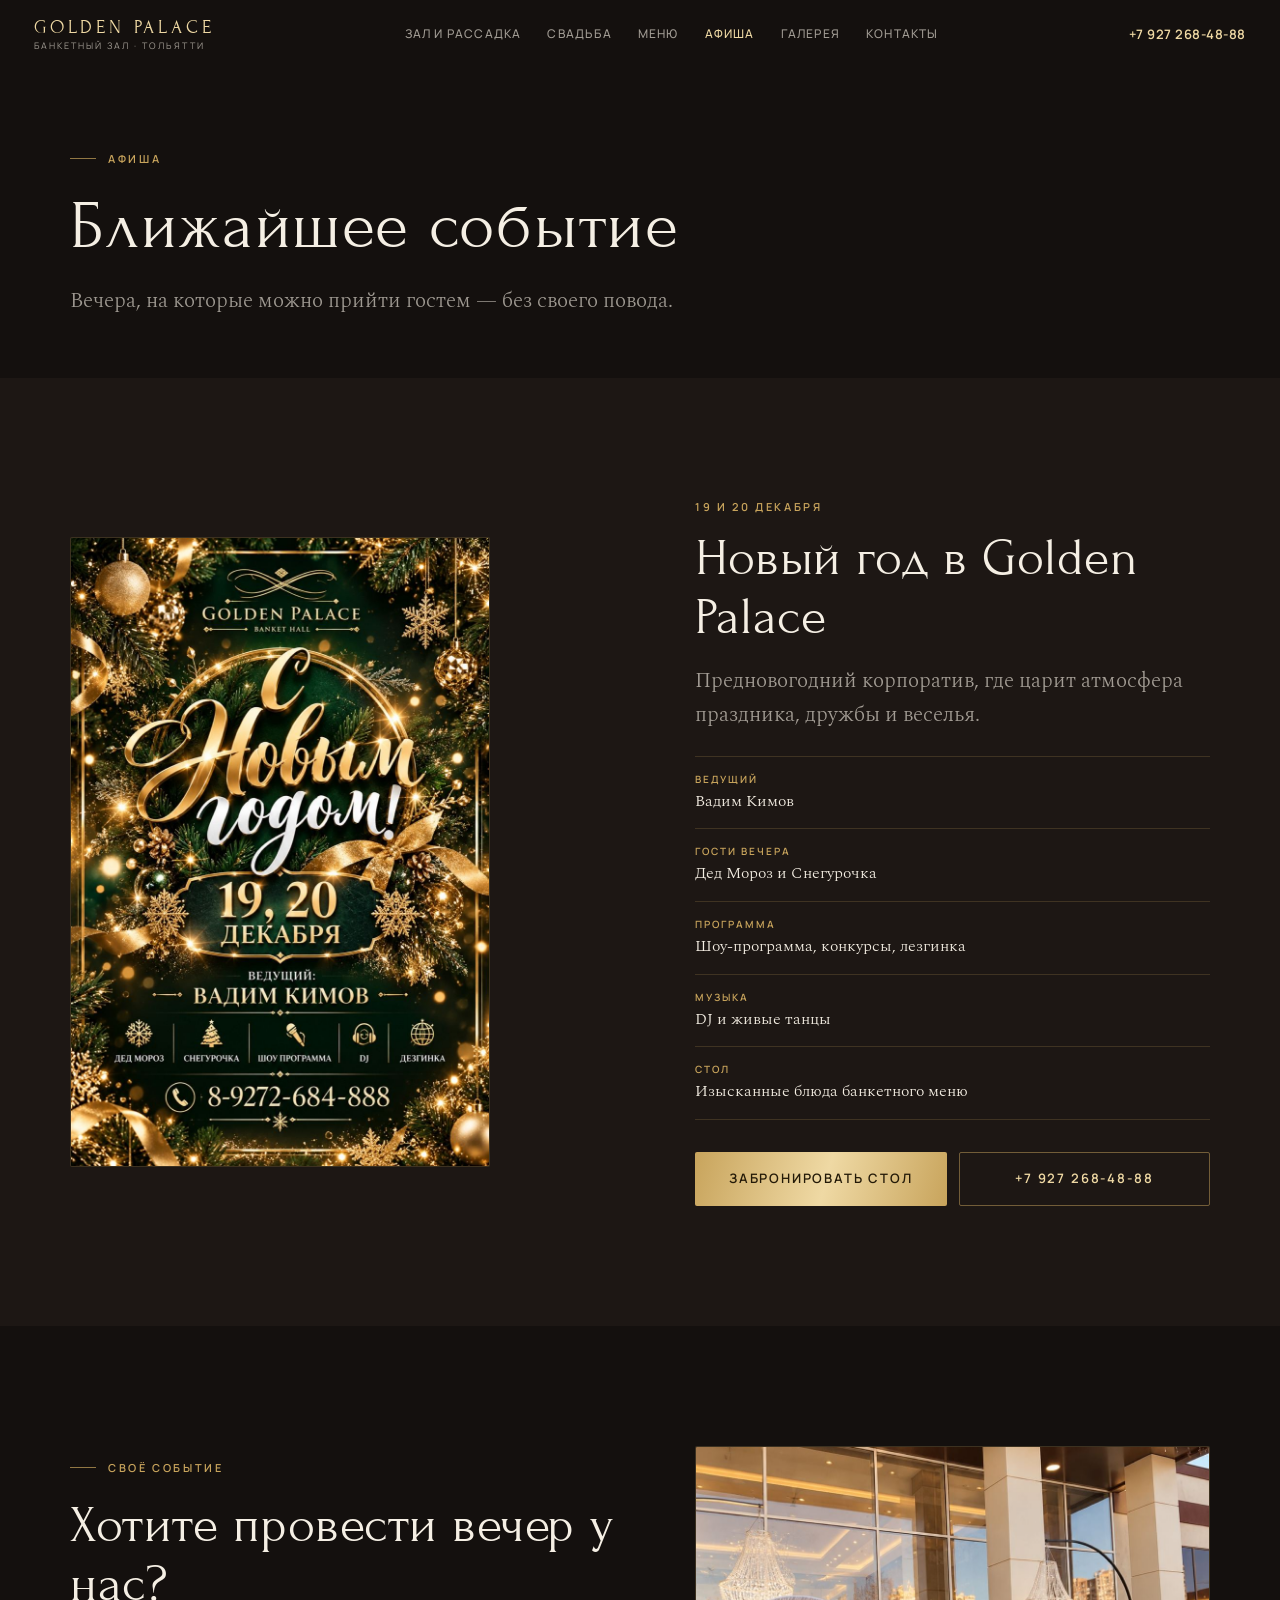
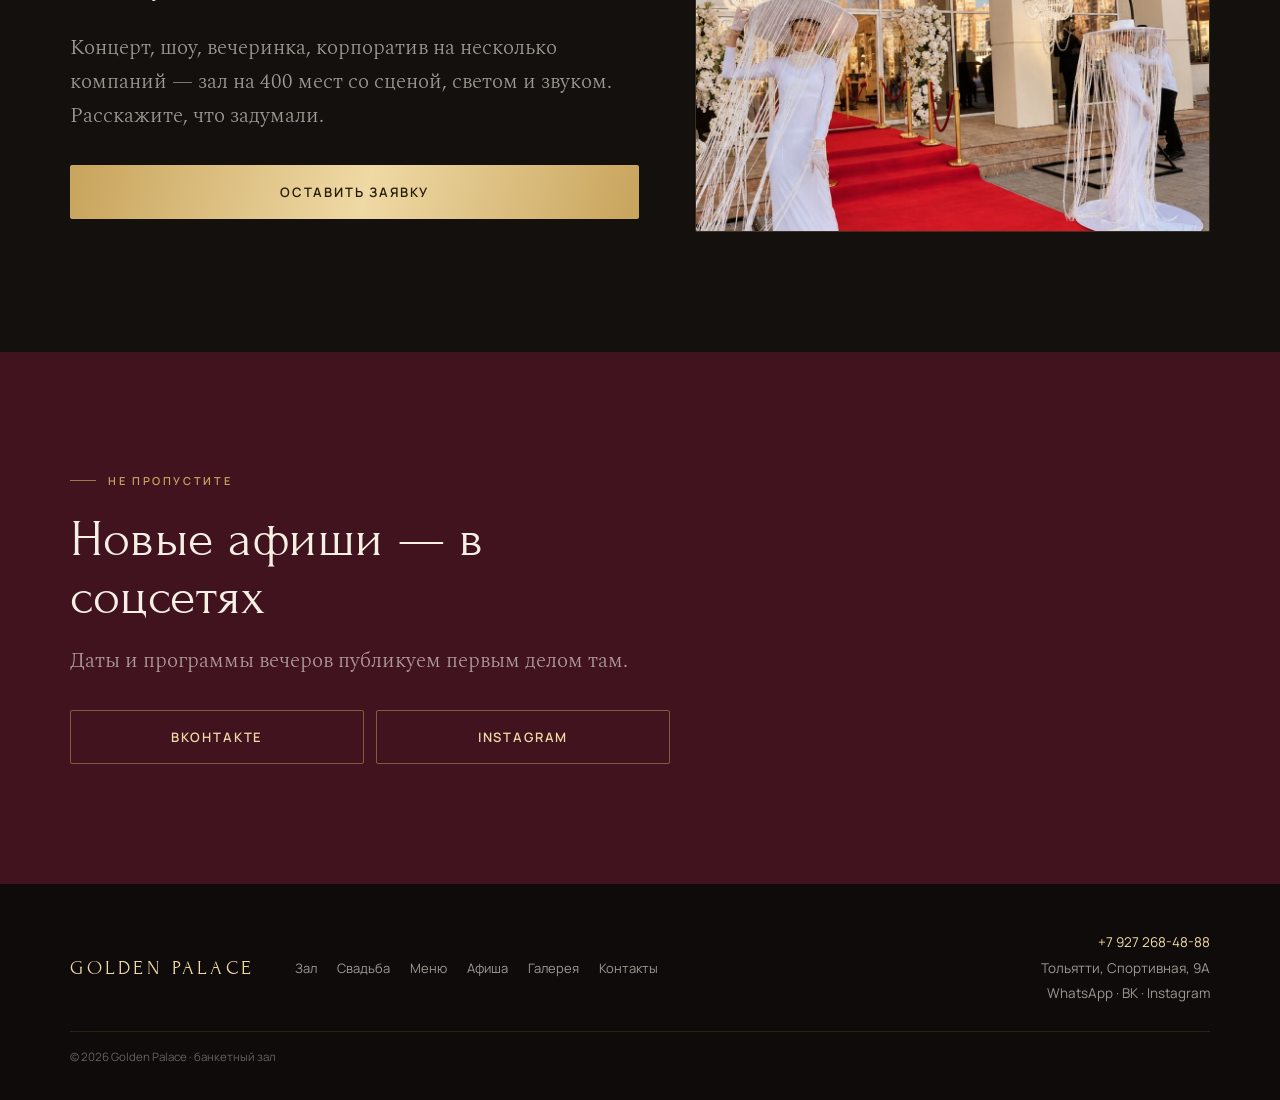
<file: afisha.html>
<!doctype html>
<html lang="ru">
<head>
<meta charset="utf-8">
<meta name="viewport" content="width=device-width, initial-scale=1, viewport-fit=cover">
<title>Афиша — Golden Palace, Тольятти</title>
<meta name="description" content="Афиша Golden Palace в Тольятти: Новый год 19 и 20 декабря, ведущий Вадим Кимов, шоу-программа и DJ. Спортивная, 9А.">
<meta property="og:title" content="Афиша — Golden Palace, Тольятти">
<meta property="og:description" content="Афиша Golden Palace в Тольятти: Новый год 19 и 20 декабря, ведущий Вадим Кимов, шоу-программа и DJ. Спортивная, 9А.">
<meta property="og:type" content="website">
<meta property="og:locale" content="ru_RU">
<meta property="og:image" content="photo/zal-obshiy.jpg">
<link rel="preconnect" href="https://fonts.googleapis.com">
<link rel="preconnect" href="https://fonts.gstatic.com" crossorigin>
<link href="https://fonts.googleapis.com/css2?family=Forum&family=Spectral:wght@200;300;400&family=Manrope:wght@400;500;600;700&display=swap" rel="stylesheet">
<link rel="stylesheet" href="assets/style.css?v=10">

</head>
<body>

<header class="hdr stuck">
  <a class="brand" href="index.html"><b>Golden Palace</b><i>Банкетный зал · Тольятти</i></a>
  <nav class="nav">
    <a href="zal.html">Зал и рассадка</a>
    <a href="svadba.html">Свадьба</a>
    <a href="menu.html">Меню</a>
    <a href="afisha.html" class="on">Афиша</a>
    <a href="galereya.html">Галерея</a>
    <a href="kontakty.html">Контакты</a>
  </nav>
  <a class="hdr-tel" href="tel:+79272684888">+7 927 268-48-88</a>
  <button class="burger" aria-label="Меню" aria-expanded="false"><span></span></button>
</header>

<div class="menu">
  <a class="m-link" href="index.html">Главная</a>
  <a class="m-link" href="zal.html">Зал и рассадка <small>400 мест</small></a>
  <a class="m-link" href="svadba.html">Свадьба <small>под ключ</small></a>
  <a class="m-link" href="menu.html">Банкетное меню</a>
  <a class="m-link" href="afisha.html">Афиша</a>
  <a class="m-link" href="galereya.html">Галерея</a>
  <a class="m-link" href="kontakty.html">Контакты</a>
  <div class="menu-foot">
    <a class="tel" href="tel:+79272684888">+7 927 268-48-88</a>
    <a class="btn btn--gold" href="index.html#bron">Забронировать дату</a>
  </div>
</div>

<section class="section page-top">
  <div class="wrap">
    <p class="eyebrow" data-reveal>Афиша</p>
    <h1 class="h1 page-h1" data-reveal data-d="1">Ближайшее событие</h1>
    <p class="lead" data-reveal data-d="2">Вечера, на которые можно прийти гостем — без своего повода.</p>
  </div>
</section>

<section class="section section--ink2">
  <div class="wrap split">
    <figure class="ph has-img r-2x3 ph--poster"><img src="photo/afisha-novy-god.jpg" srcset="photo/s/afisha-novy-god.jpg 533w, photo/afisha-novy-god.jpg 866w" sizes="(min-width:900px) 47vw, 92vw" alt="Афиша: Новый год в Golden Palace, 19 и 20 декабря" loading="lazy" decoding="async"></figure>
    <div data-reveal data-d="1">
      <p class="poster-date">19 и 20 декабря</p>
      <h2 class="h2">Новый год в Golden Palace</h2>
      <p class="lead">Предновогодний корпоратив, где царит атмосфера праздника, дружбы и веселья.</p>
      <ul class="lineup">
        <li><span>Ведущий</span>Вадим Кимов</li>
        <li><span>Гости вечера</span>Дед Мороз и Снегурочка</li>
        <li><span>Программа</span>Шоу-программа, конкурсы, лезгинка</li>
        <li><span>Музыка</span>DJ и живые танцы</li>
        <li><span>Стол</span>Изысканные блюда банкетного меню</li>
      </ul>
      <div class="btn-row">
        <a class="btn btn--gold" href="index.html#bron">Забронировать стол</a>
        <a class="btn btn--ghost" href="tel:+79272684888">+7 927 268-48-88</a>
      </div>
    </div>
  </div>
</section>

<section class="section">
  <div class="wrap split split--rev">
    <figure class="ph has-img r-4x3 "><img src="photo/vhod-dorozhka.jpg" srcset="photo/s/vhod-dorozhka.jpg 600w, photo/vhod-dorozhka.jpg 1050w" sizes="(min-width:900px) 47vw, 92vw" alt="Вход в Golden Palace с красной дорожкой" loading="lazy" decoding="async"></figure>
    <div data-reveal>
      <p class="eyebrow">Своё событие</p>
      <h2 class="h2">Хотите провести вечер у нас?</h2>
      <p class="lead">Концерт, шоу, вечеринка, корпоратив на несколько компаний — зал на 400 мест со сценой, светом и звуком. Расскажите, что задумали.</p>
      <div class="btn-row">
        <a class="btn btn--gold" href="index.html#bron">Оставить заявку</a>
      </div>
    </div>
  </div>
</section>

<section class="section section--wine">
  <div class="wrap">
    <div class="head head--wide" data-reveal>
      <p class="eyebrow">Не пропустите</p>
      <h2 class="h2">Новые афиши — в соцсетях</h2>
      <p class="lead">Даты и программы вечеров публикуем первым делом там.</p>
      <div class="btn-row">
        <a class="btn btn--ghost" href="https://vk.com/goldenpalace63" target="_blank" rel="noopener">ВКонтакте</a>
        <a class="btn btn--ghost" href="https://www.instagram.com/golden_palace.63/" target="_blank" rel="noopener">Instagram</a>
      </div>
    </div>
  </div>
</section>

<footer class="foot">
  <div class="wrap">
    <div class="foot-row">
      <a class="foot-brand" href="index.html">Golden Palace</a>
      <nav class="foot-nav">
        <a href="zal.html">Зал</a><a href="svadba.html">Свадьба</a><a href="menu.html">Меню</a><a href="afisha.html">Афиша</a><a href="galereya.html">Галерея</a><a href="kontakty.html">Контакты</a>
      </nav>
      <div class="foot-contact">
        <a href="tel:+79272684888">+7 927 268-48-88</a>
        <span>Тольятти, Спортивная, 9А</span>
        <span class="foot-soc"><a href="https://wa.me/79272684888" target="_blank" rel="noopener">WhatsApp</a> · <a href="https://vk.com/goldenpalace63" target="_blank" rel="noopener">ВК</a> · <a href="https://www.instagram.com/golden_palace.63/" target="_blank" rel="noopener">Instagram</a></span>
      </div>
    </div>
    <div class="foot-bot"><span>© <span data-year>2026</span> Golden Palace · банкетный зал</span></div>
  </div>
</footer>

<div class="scrollbar" aria-hidden="true"><div class="scrollbar-thumb"></div></div>

<div class="fab" data-fab>
  <div class="fab-list">
    <a href="tel:+79272684888"><b>Позвонить</b><span>+7 927 268-48-88</span></a>
    <a href="https://wa.me/79272684888" target="_blank" rel="noopener"><b>WhatsApp</b><span>написать в мессенджер</span></a>
    <a href="index.html#bron"><b>Оставить заявку</b><span>рассчитаем банкет</span></a>
  </div>
  <button class="fab-btn" type="button" aria-label="Связаться с залом" aria-expanded="false">
    <svg viewBox="0 0 24 24" aria-hidden="true"><path d="M6.6 10.8c1.4 2.8 3.8 5.1 6.6 6.6l2.2-2.2c.3-.3.7-.4 1-.2 1.1.4 2.4.6 3.6.6.6 0 1 .4 1 1V20c0 .6-.4 1-1 1C10.6 21 3 13.4 3 4c0-.6.4-1 1-1h3.5c.6 0 1 .4 1 1 0 1.3.2 2.5.6 3.6.1.4 0 .8-.2 1l-2.3 2.2z"/></svg>
  </button>
</div>
<script src="assets/app.js?v=10"></script>
</body>
</html>
</file>
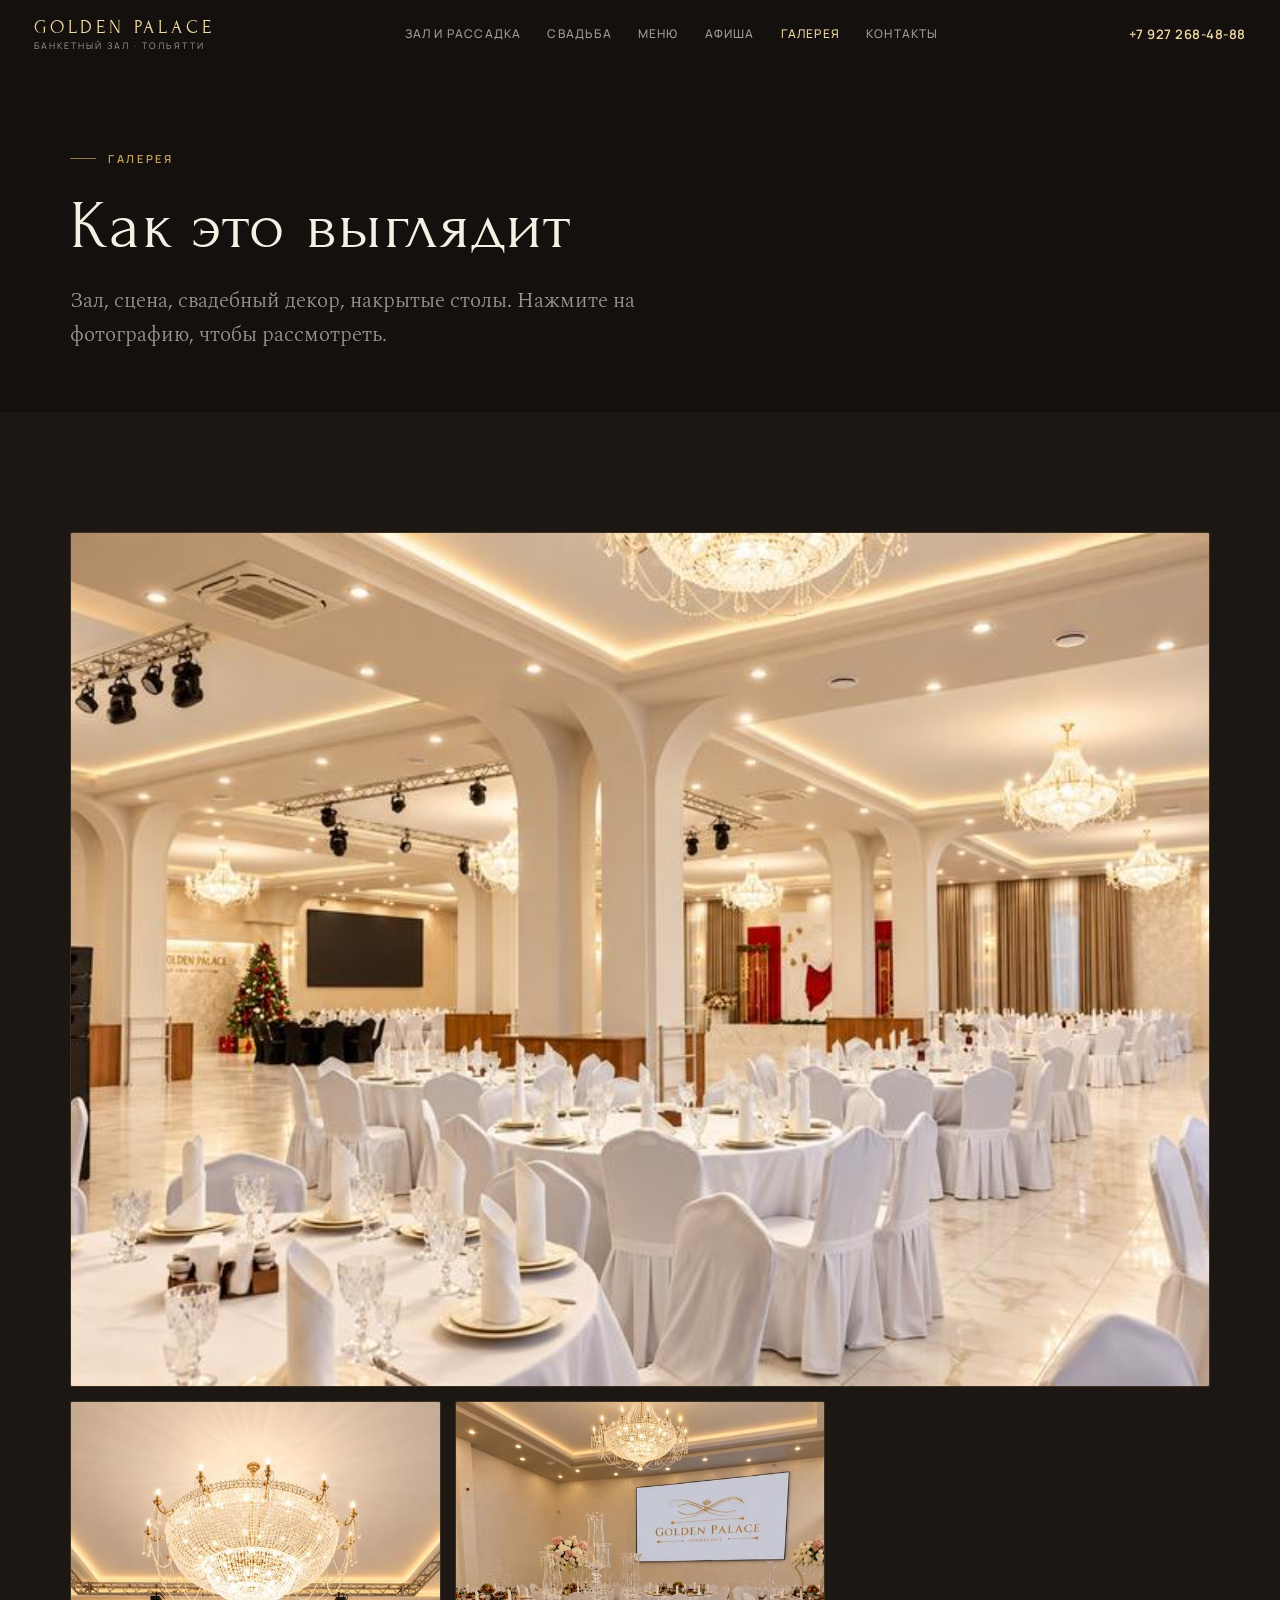
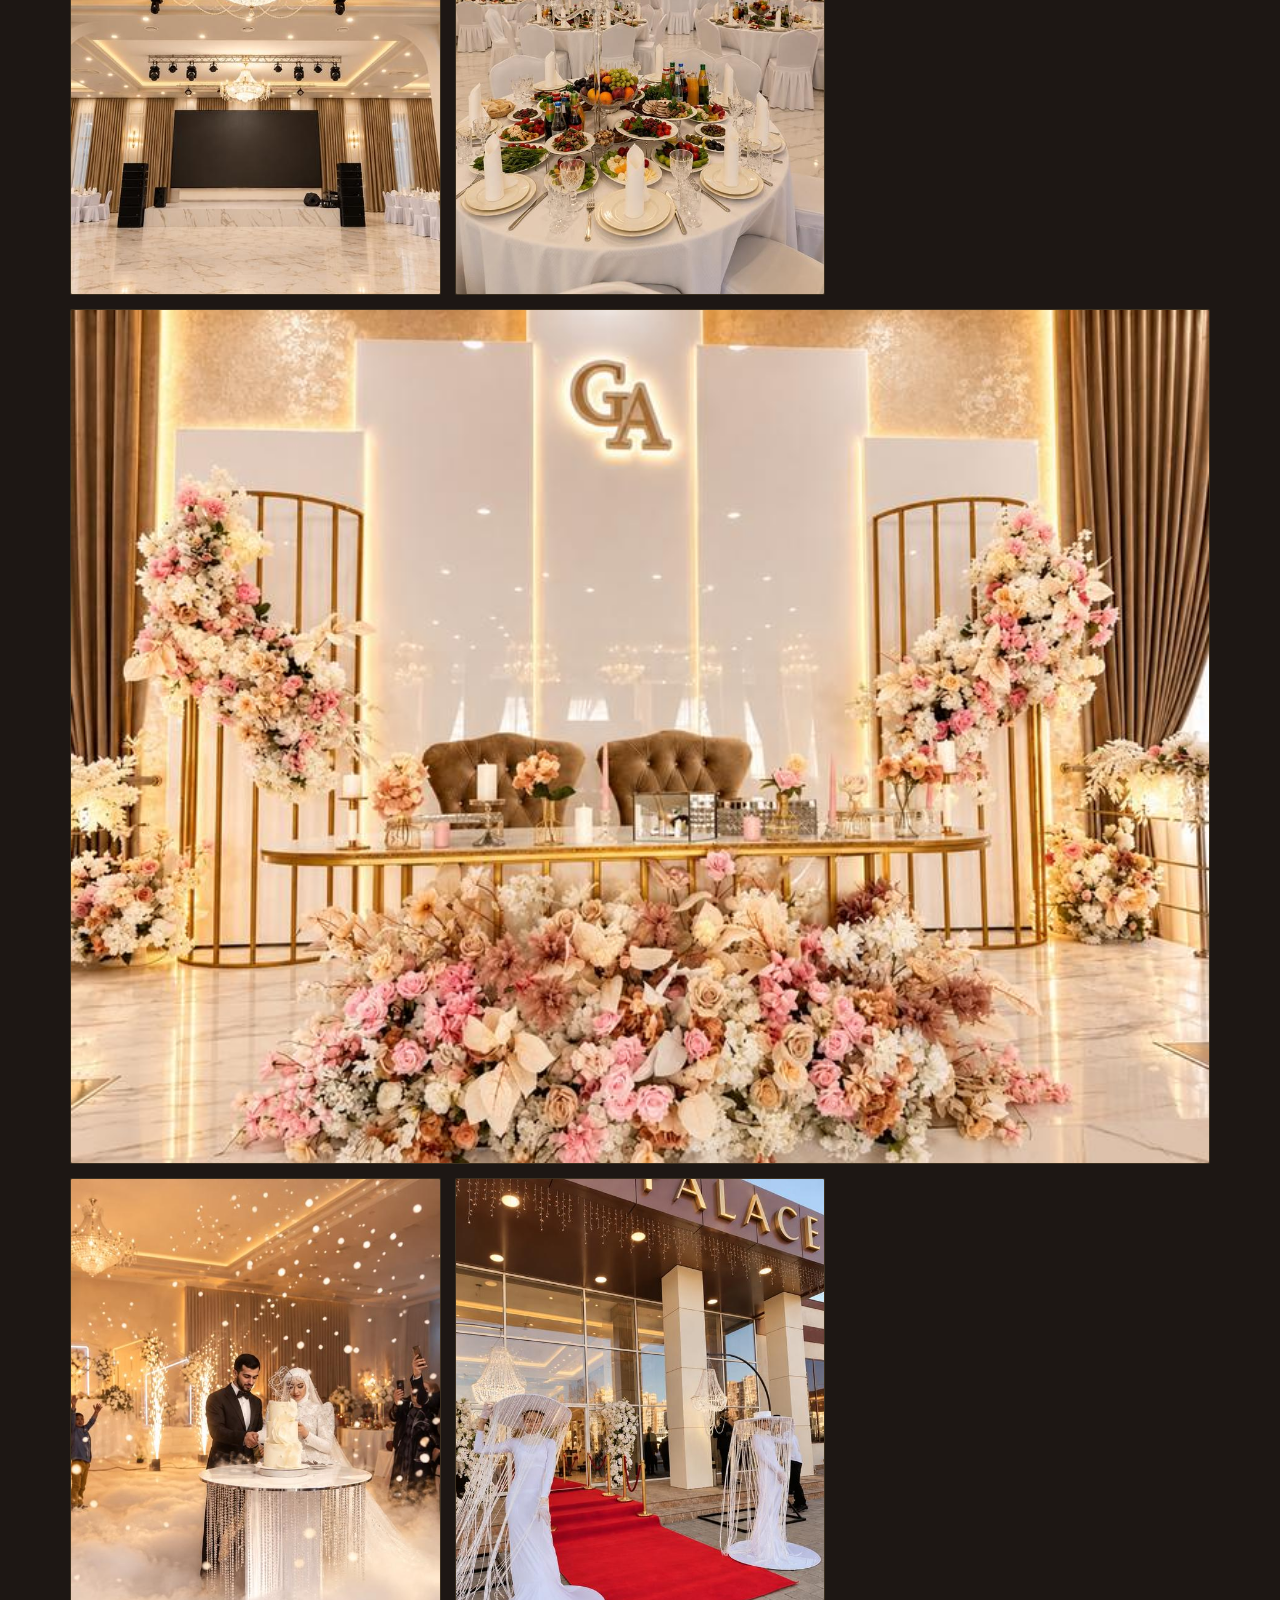
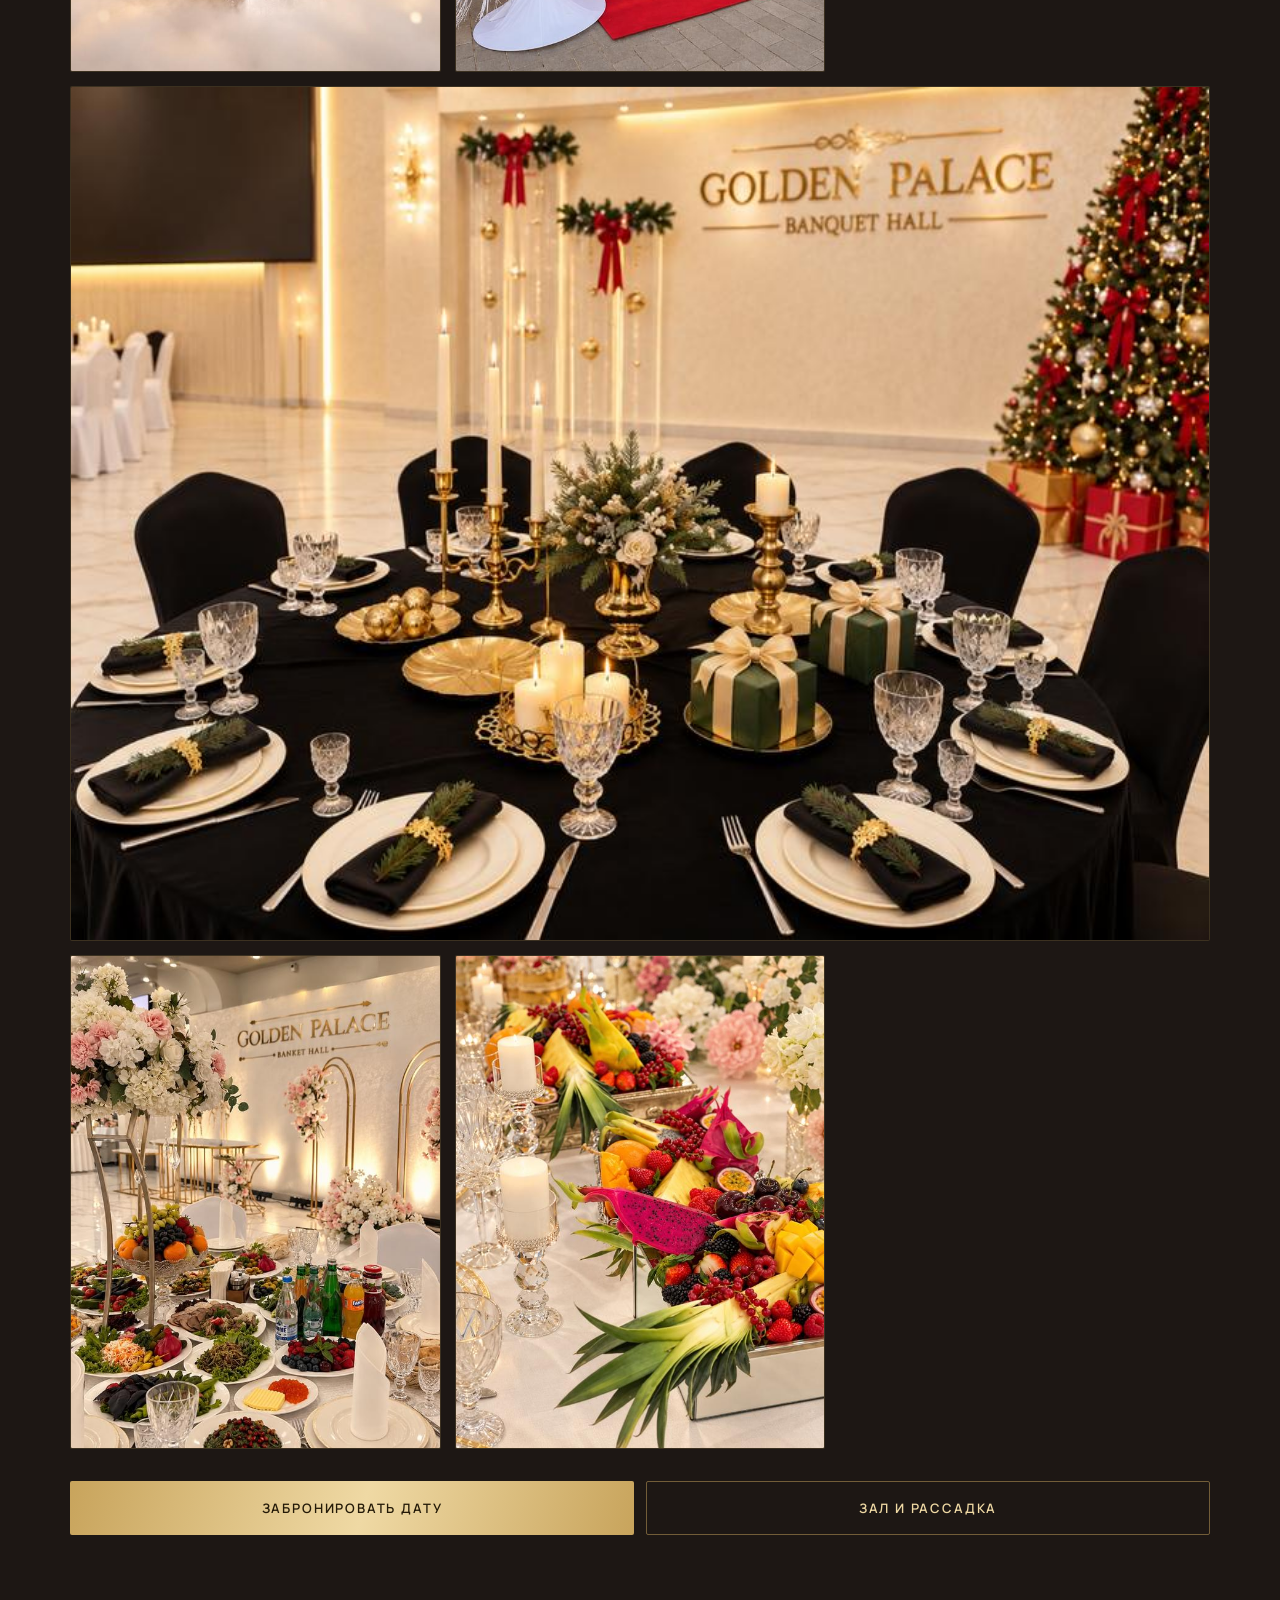
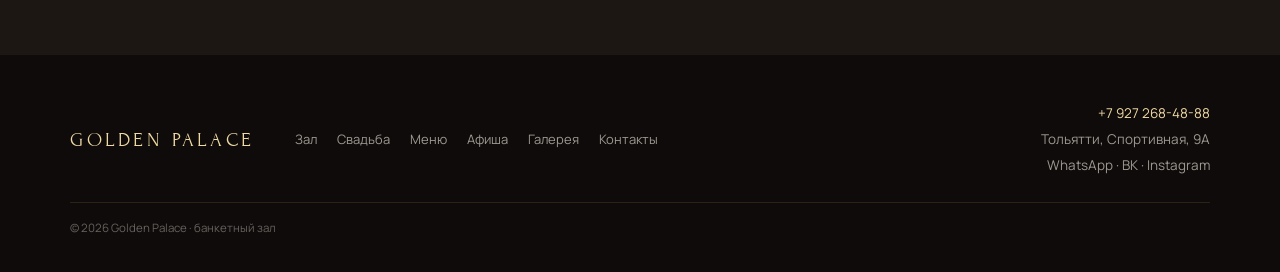
<file: galereya.html>
<!doctype html>
<html lang="ru">
<head>
<meta charset="utf-8">
<meta name="viewport" content="width=device-width, initial-scale=1, viewport-fit=cover">
<title>Галерея — Golden Palace, банкетный зал в Тольятти</title>
<meta name="description" content="Фотографии банкетного зала Golden Palace в Тольятти: зал, сцена, свадьбы, банкеты, сервировка.">
<meta property="og:title" content="Галерея — Golden Palace, банкетный зал в Тольятти">
<meta property="og:description" content="Фотографии банкетного зала Golden Palace в Тольятти: зал, сцена, свадьбы, банкеты, сервировка.">
<meta property="og:type" content="website">
<meta property="og:locale" content="ru_RU">
<meta property="og:image" content="photo/zal-obshiy.jpg">
<link rel="preconnect" href="https://fonts.googleapis.com">
<link rel="preconnect" href="https://fonts.gstatic.com" crossorigin>
<link href="https://fonts.googleapis.com/css2?family=Forum&family=Spectral:wght@200;300;400&family=Manrope:wght@400;500;600;700&display=swap" rel="stylesheet">
<link rel="stylesheet" href="assets/style.css?v=10">

</head>
<body>

<header class="hdr stuck">
  <a class="brand" href="index.html"><b>Golden Palace</b><i>Банкетный зал · Тольятти</i></a>
  <nav class="nav">
    <a href="zal.html">Зал и рассадка</a>
    <a href="svadba.html">Свадьба</a>
    <a href="menu.html">Меню</a>
    <a href="afisha.html">Афиша</a>
    <a href="galereya.html" class="on">Галерея</a>
    <a href="kontakty.html">Контакты</a>
  </nav>
  <a class="hdr-tel" href="tel:+79272684888">+7 927 268-48-88</a>
  <button class="burger" aria-label="Меню" aria-expanded="false"><span></span></button>
</header>

<div class="menu">
  <a class="m-link" href="index.html">Главная</a>
  <a class="m-link" href="zal.html">Зал и рассадка <small>400 мест</small></a>
  <a class="m-link" href="svadba.html">Свадьба <small>под ключ</small></a>
  <a class="m-link" href="menu.html">Банкетное меню</a>
  <a class="m-link" href="afisha.html">Афиша</a>
  <a class="m-link" href="galereya.html">Галерея</a>
  <a class="m-link" href="kontakty.html">Контакты</a>
  <div class="menu-foot">
    <a class="tel" href="tel:+79272684888">+7 927 268-48-88</a>
    <a class="btn btn--gold" href="index.html#bron">Забронировать дату</a>
  </div>
</div>

<section class="section page-top">
  <div class="wrap">
    <p class="eyebrow" data-reveal>Галерея</p>
    <h1 class="h1 page-h1" data-reveal data-d="1">Как это выглядит</h1>
    <p class="lead" data-reveal data-d="2">Зал, сцена, свадебный декор, накрытые столы. Нажмите на фотографию, чтобы рассмотреть.</p>
  </div>
</section>

<section class="section section--ink2">
  <div class="wrap">
    <div class="gal gal--big" data-reveal>
      <figure class="ph has-img r-4x3 gal-wide"><img src="photo/zal-obshiy.jpg" srcset="photo/s/zal-obshiy.jpg 800w, photo/zal-obshiy.jpg 1400w" sizes="(min-width:760px) 32vw, 48vw" alt="Общий план банкетного зала с круглыми столами" loading="lazy" decoding="async"></figure>
      <figure class="ph has-img r-3x4 "><img src="photo/scena-ekran.jpg" srcset="photo/s/scena-ekran.jpg 533w, photo/scena-ekran.jpg 933w" sizes="(min-width:760px) 32vw, 48vw" alt="Сцена, большой экран и хрустальная люстра" loading="lazy" decoding="async"></figure>
      <figure class="ph has-img r-3x4 "><img src="photo/zal-nakryto.jpg" srcset="photo/s/zal-nakryto.jpg 600w, photo/zal-nakryto.jpg 1050w" sizes="(min-width:760px) 32vw, 48vw" alt="Накрытые столы и экран с логотипом" loading="lazy" decoding="async"></figure>
      <figure class="ph has-img r-4x3 gal-wide"><img src="photo/svadba-prezidium.jpg" srcset="photo/s/svadba-prezidium.jpg 800w, photo/svadba-prezidium.jpg 1400w" sizes="(min-width:760px) 32vw, 48vw" alt="Свадебный президиум с живыми цветами" loading="lazy" decoding="async"></figure>
      <figure class="ph has-img r-3x4 "><img src="photo/svadba-tort.jpg" srcset="photo/s/svadba-tort.jpg 600w, photo/svadba-tort.jpg 1050w" sizes="(min-width:760px) 32vw, 48vw" alt="Молодожёны режут торт" loading="lazy" decoding="async"></figure>
      <figure class="ph has-img r-3x4 "><img src="photo/vhod-dorozhka.jpg" srcset="photo/s/vhod-dorozhka.jpg 600w, photo/vhod-dorozhka.jpg 1050w" sizes="(min-width:760px) 32vw, 48vw" alt="Вход с красной дорожкой и артистами" loading="lazy" decoding="async"></figure>
      <figure class="ph has-img r-4x3 gal-wide"><img src="photo/stol-novogodniy.jpg" srcset="photo/s/stol-novogodniy.jpg 800w, photo/stol-novogodniy.jpg 1400w" sizes="(min-width:760px) 32vw, 48vw" alt="Новогодняя сервировка стола" loading="lazy" decoding="async"></figure>
      <figure class="ph has-img r-3x4 "><img src="photo/stol-zakuski.jpg" srcset="photo/s/stol-zakuski.jpg 600w, photo/stol-zakuski.jpg 1050w" sizes="(min-width:760px) 32vw, 48vw" alt="Стол с холодными закусками и фотозона" loading="lazy" decoding="async"></figure>
      <figure class="ph has-img r-3x4 "><img src="photo/frukty.jpg" srcset="photo/s/frukty.jpg 600w, photo/frukty.jpg 1050w" sizes="(min-width:760px) 32vw, 48vw" alt="Фруктовые композиции" loading="lazy" decoding="async"></figure>
    </div>
    <div class="btn-row">
      <a class="btn btn--gold" href="index.html#bron">Забронировать дату</a>
      <a class="btn btn--ghost" href="zal.html">Зал и рассадка</a>
    </div>
  </div>
</section>

<footer class="foot">
  <div class="wrap">
    <div class="foot-row">
      <a class="foot-brand" href="index.html">Golden Palace</a>
      <nav class="foot-nav">
        <a href="zal.html">Зал</a><a href="svadba.html">Свадьба</a><a href="menu.html">Меню</a><a href="afisha.html">Афиша</a><a href="galereya.html">Галерея</a><a href="kontakty.html">Контакты</a>
      </nav>
      <div class="foot-contact">
        <a href="tel:+79272684888">+7 927 268-48-88</a>
        <span>Тольятти, Спортивная, 9А</span>
        <span class="foot-soc"><a href="https://wa.me/79272684888" target="_blank" rel="noopener">WhatsApp</a> · <a href="https://vk.com/goldenpalace63" target="_blank" rel="noopener">ВК</a> · <a href="https://www.instagram.com/golden_palace.63/" target="_blank" rel="noopener">Instagram</a></span>
      </div>
    </div>
    <div class="foot-bot"><span>© <span data-year>2026</span> Golden Palace · банкетный зал</span></div>
  </div>
</footer>

<div class="scrollbar" aria-hidden="true"><div class="scrollbar-thumb"></div></div>

<div class="fab" data-fab>
  <div class="fab-list">
    <a href="tel:+79272684888"><b>Позвонить</b><span>+7 927 268-48-88</span></a>
    <a href="https://wa.me/79272684888" target="_blank" rel="noopener"><b>WhatsApp</b><span>написать в мессенджер</span></a>
    <a href="index.html#bron"><b>Оставить заявку</b><span>рассчитаем банкет</span></a>
  </div>
  <button class="fab-btn" type="button" aria-label="Связаться с залом" aria-expanded="false">
    <svg viewBox="0 0 24 24" aria-hidden="true"><path d="M6.6 10.8c1.4 2.8 3.8 5.1 6.6 6.6l2.2-2.2c.3-.3.7-.4 1-.2 1.1.4 2.4.6 3.6.6.6 0 1 .4 1 1V20c0 .6-.4 1-1 1C10.6 21 3 13.4 3 4c0-.6.4-1 1-1h3.5c.6 0 1 .4 1 1 0 1.3.2 2.5.6 3.6.1.4 0 .8-.2 1l-2.3 2.2z"/></svg>
  </button>
</div>
<script src="assets/app.js?v=10"></script>
</body>
</html>
</file>
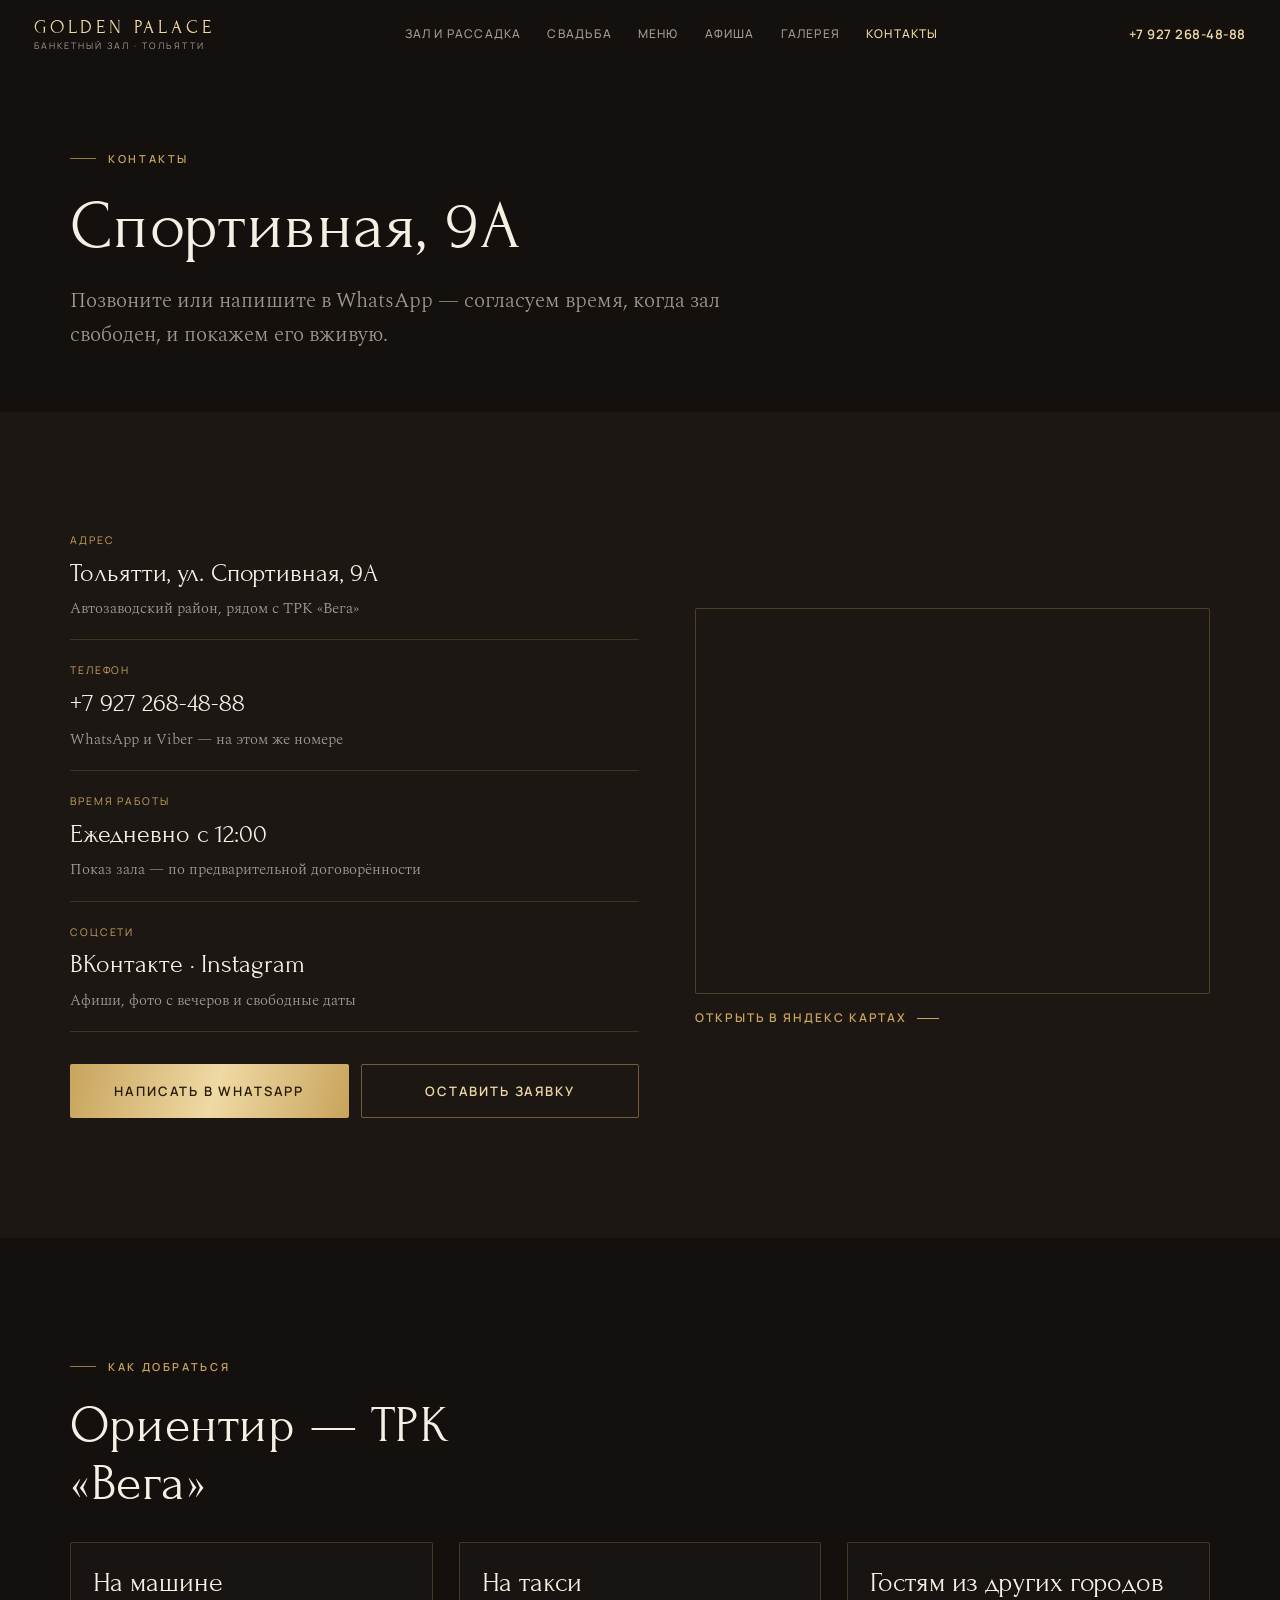
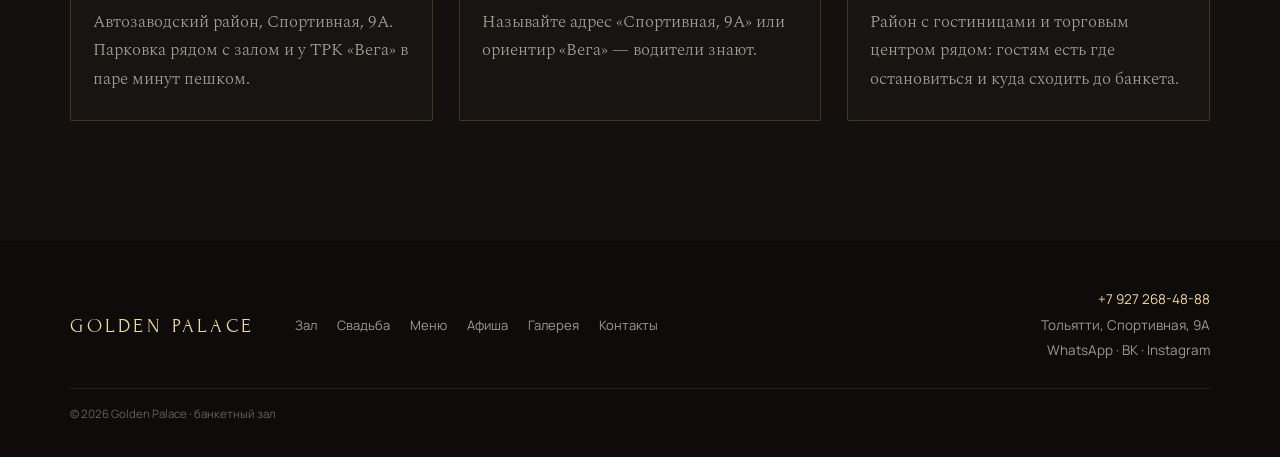
<file: kontakty.html>
<!doctype html>
<html lang="ru">
<head>
<meta charset="utf-8">
<meta name="viewport" content="width=device-width, initial-scale=1, viewport-fit=cover">
<title>Контакты — Golden Palace, Тольятти, Спортивная 9А</title>
<meta name="description" content="Контакты банкетного зала Golden Palace в Тольятти: адрес Спортивная 9А, телефон +7 927 268-48-88, карта и как добраться.">
<meta property="og:title" content="Контакты — Golden Palace, Тольятти, Спортивная 9А">
<meta property="og:description" content="Контакты банкетного зала Golden Palace в Тольятти: адрес Спортивная 9А, телефон +7 927 268-48-88, карта и как добраться.">
<meta property="og:type" content="website">
<meta property="og:locale" content="ru_RU">
<meta property="og:image" content="photo/zal-obshiy.jpg">
<link rel="preconnect" href="https://fonts.googleapis.com">
<link rel="preconnect" href="https://fonts.gstatic.com" crossorigin>
<link href="https://fonts.googleapis.com/css2?family=Forum&family=Spectral:wght@200;300;400&family=Manrope:wght@400;500;600;700&display=swap" rel="stylesheet">
<link rel="stylesheet" href="assets/style.css?v=10">

</head>
<body>

<header class="hdr stuck">
  <a class="brand" href="index.html"><b>Golden Palace</b><i>Банкетный зал · Тольятти</i></a>
  <nav class="nav">
    <a href="zal.html">Зал и рассадка</a>
    <a href="svadba.html">Свадьба</a>
    <a href="menu.html">Меню</a>
    <a href="afisha.html">Афиша</a>
    <a href="galereya.html">Галерея</a>
    <a href="kontakty.html" class="on">Контакты</a>
  </nav>
  <a class="hdr-tel" href="tel:+79272684888">+7 927 268-48-88</a>
  <button class="burger" aria-label="Меню" aria-expanded="false"><span></span></button>
</header>

<div class="menu">
  <a class="m-link" href="index.html">Главная</a>
  <a class="m-link" href="zal.html">Зал и рассадка <small>400 мест</small></a>
  <a class="m-link" href="svadba.html">Свадьба <small>под ключ</small></a>
  <a class="m-link" href="menu.html">Банкетное меню</a>
  <a class="m-link" href="afisha.html">Афиша</a>
  <a class="m-link" href="galereya.html">Галерея</a>
  <a class="m-link" href="kontakty.html">Контакты</a>
  <div class="menu-foot">
    <a class="tel" href="tel:+79272684888">+7 927 268-48-88</a>
    <a class="btn btn--gold" href="index.html#bron">Забронировать дату</a>
  </div>
</div>

<section class="section page-top">
  <div class="wrap">
    <p class="eyebrow" data-reveal>Контакты</p>
    <h1 class="h1 page-h1" data-reveal data-d="1">Спортивная, 9А</h1>
    <p class="lead" data-reveal data-d="2">Позвоните или напишите в WhatsApp — согласуем время, когда зал свободен, и покажем его вживую.</p>
  </div>
</section>

<section class="section section--ink2">
  <div class="wrap split">
    <div data-reveal>
      <div class="contact-card">
        <div class="contact-line"><span>Адрес</span><b>Тольятти, ул. Спортивная, 9А</b><em>Автозаводский район, рядом с ТРК «Вега»</em></div>
        <div class="contact-line"><span>Телефон</span><b><a href="tel:+79272684888">+7 927 268-48-88</a></b><em>WhatsApp и Viber — на этом же номере</em></div>
        <div class="contact-line"><span>Время работы</span><b>Ежедневно с 12:00</b><em>Показ зала — по предварительной договорённости</em></div>
        <div class="contact-line"><span>Соцсети</span><b><a href="https://vk.com/goldenpalace63" target="_blank" rel="noopener">ВКонтакте</a> · <a href="https://www.instagram.com/golden_palace.63/" target="_blank" rel="noopener">Instagram</a></b><em>Афиши, фото с вечеров и свободные даты</em></div>
      </div>
      <div class="btn-row">
        <a class="btn btn--gold" href="https://wa.me/79272684888" target="_blank" rel="noopener">Написать в WhatsApp</a>
        <a class="btn btn--ghost" href="index.html#bron">Оставить заявку</a>
      </div>
    </div>
    <div data-reveal data-d="1">
      <div class="map-frame">
        <iframe src="https://yandex.ru/map-widget/v1/?oid=160351181202&amp;ol=biz&amp;z=16" title="Golden Palace на карте" loading="lazy" allowfullscreen></iframe>
      </div>
      <a class="link-more" href="https://yandex.ru/maps/org/golden_palace/160351181202/" target="_blank" rel="noopener">Открыть в Яндекс Картах</a>
    </div>
  </div>
</section>

<section class="section">
  <div class="wrap">
    <div class="head" data-reveal>
      <p class="eyebrow">Как добраться</p>
      <h2 class="h2">Ориентир — ТРК «Вега»</h2>
    </div>
    <div class="grid g3" style="margin-top:30px">
      <div class="tile" data-reveal><h3 class="h3">На машине</h3><p class="txt">Автозаводский район, Спортивная, 9А. Парковка рядом с залом и у ТРК «Вега» в паре минут пешком.</p></div>
      <div class="tile" data-reveal data-d="1"><h3 class="h3">На такси</h3><p class="txt">Называйте адрес «Спортивная, 9А» или ориентир «Вега» — водители знают.</p></div>
      <div class="tile" data-reveal data-d="2"><h3 class="h3">Гостям из других городов</h3><p class="txt">Район с гостиницами и торговым центром рядом: гостям есть где остановиться и куда сходить до банкета.</p></div>
    </div>
  </div>
</section>

<footer class="foot">
  <div class="wrap">
    <div class="foot-row">
      <a class="foot-brand" href="index.html">Golden Palace</a>
      <nav class="foot-nav">
        <a href="zal.html">Зал</a><a href="svadba.html">Свадьба</a><a href="menu.html">Меню</a><a href="afisha.html">Афиша</a><a href="galereya.html">Галерея</a><a href="kontakty.html">Контакты</a>
      </nav>
      <div class="foot-contact">
        <a href="tel:+79272684888">+7 927 268-48-88</a>
        <span>Тольятти, Спортивная, 9А</span>
        <span class="foot-soc"><a href="https://wa.me/79272684888" target="_blank" rel="noopener">WhatsApp</a> · <a href="https://vk.com/goldenpalace63" target="_blank" rel="noopener">ВК</a> · <a href="https://www.instagram.com/golden_palace.63/" target="_blank" rel="noopener">Instagram</a></span>
      </div>
    </div>
    <div class="foot-bot"><span>© <span data-year>2026</span> Golden Palace · банкетный зал</span></div>
  </div>
</footer>

<div class="scrollbar" aria-hidden="true"><div class="scrollbar-thumb"></div></div>

<div class="fab" data-fab>
  <div class="fab-list">
    <a href="tel:+79272684888"><b>Позвонить</b><span>+7 927 268-48-88</span></a>
    <a href="https://wa.me/79272684888" target="_blank" rel="noopener"><b>WhatsApp</b><span>написать в мессенджер</span></a>
    <a href="index.html#bron"><b>Оставить заявку</b><span>рассчитаем банкет</span></a>
  </div>
  <button class="fab-btn" type="button" aria-label="Связаться с залом" aria-expanded="false">
    <svg viewBox="0 0 24 24" aria-hidden="true"><path d="M6.6 10.8c1.4 2.8 3.8 5.1 6.6 6.6l2.2-2.2c.3-.3.7-.4 1-.2 1.1.4 2.4.6 3.6.6.6 0 1 .4 1 1V20c0 .6-.4 1-1 1C10.6 21 3 13.4 3 4c0-.6.4-1 1-1h3.5c.6 0 1 .4 1 1 0 1.3.2 2.5.6 3.6.1.4 0 .8-.2 1l-2.3 2.2z"/></svg>
  </button>
</div>
<script src="assets/app.js?v=10"></script>
</body>
</html>
</file>
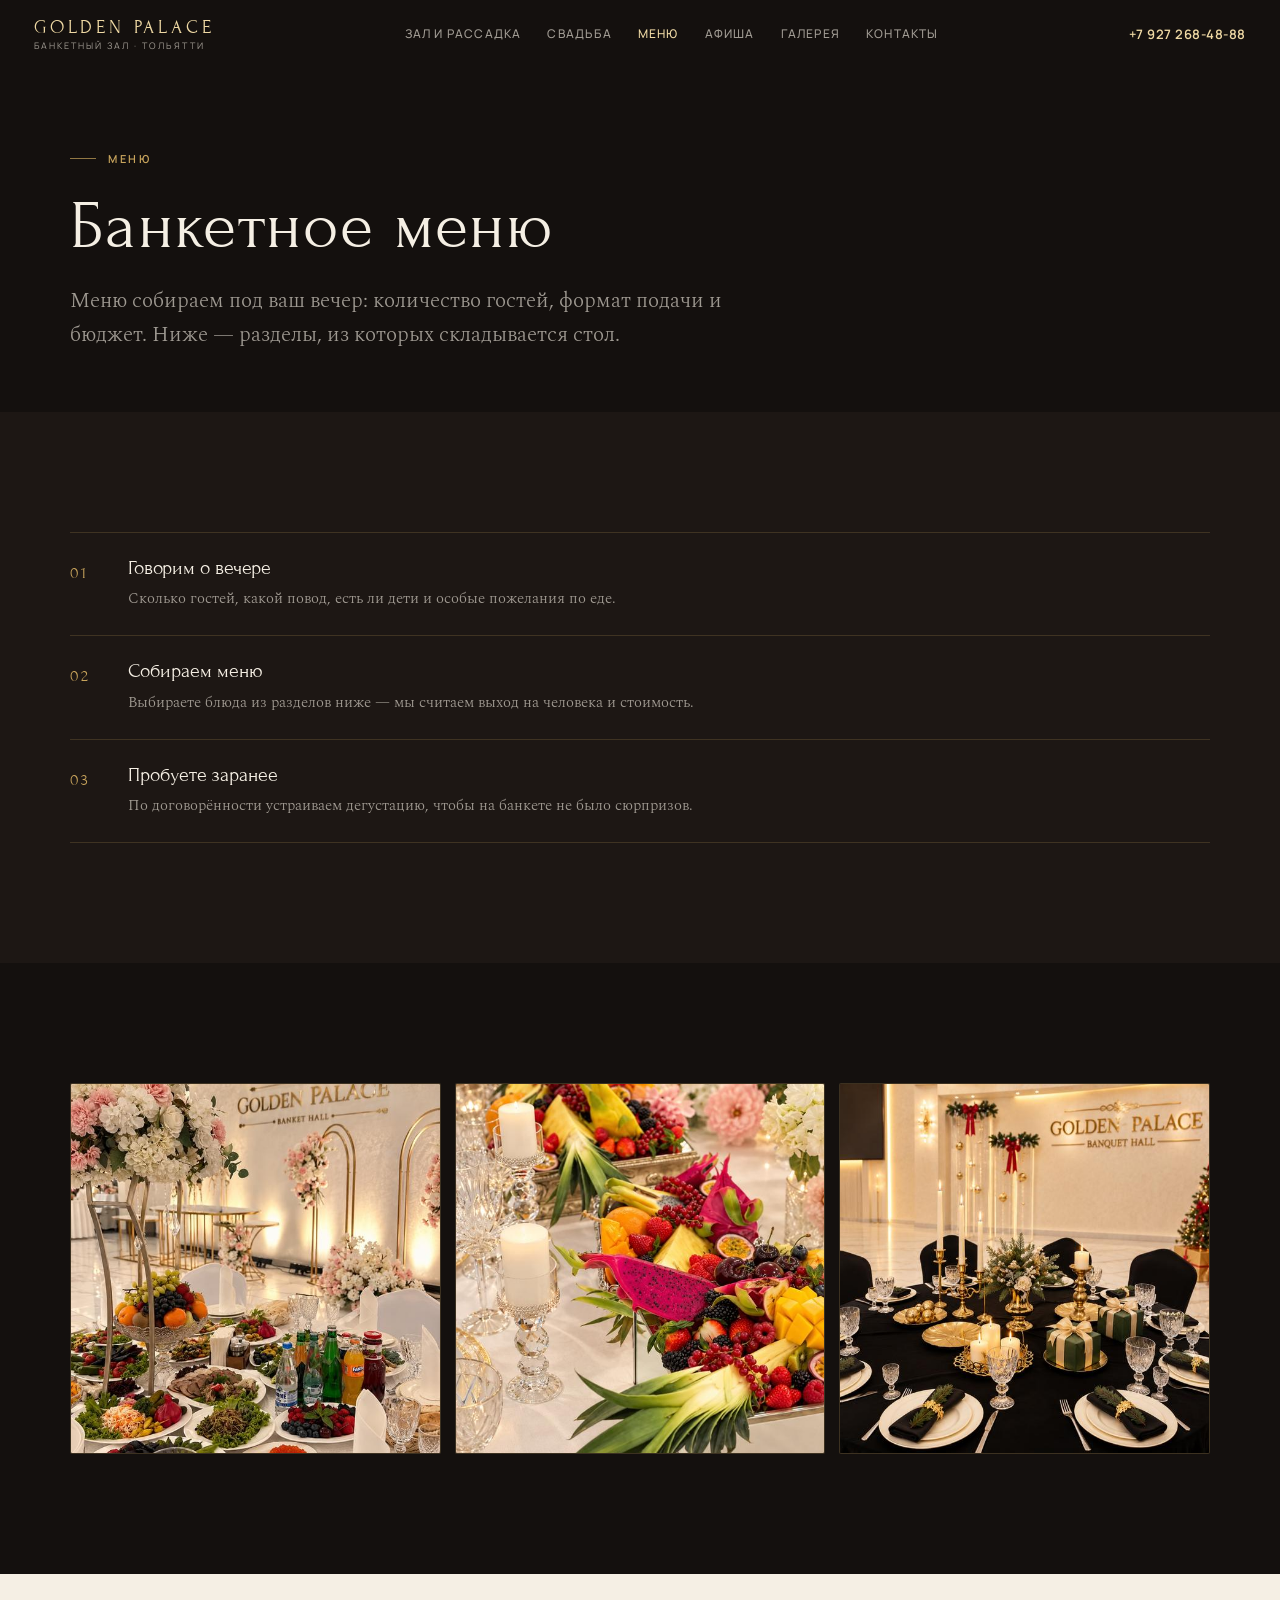
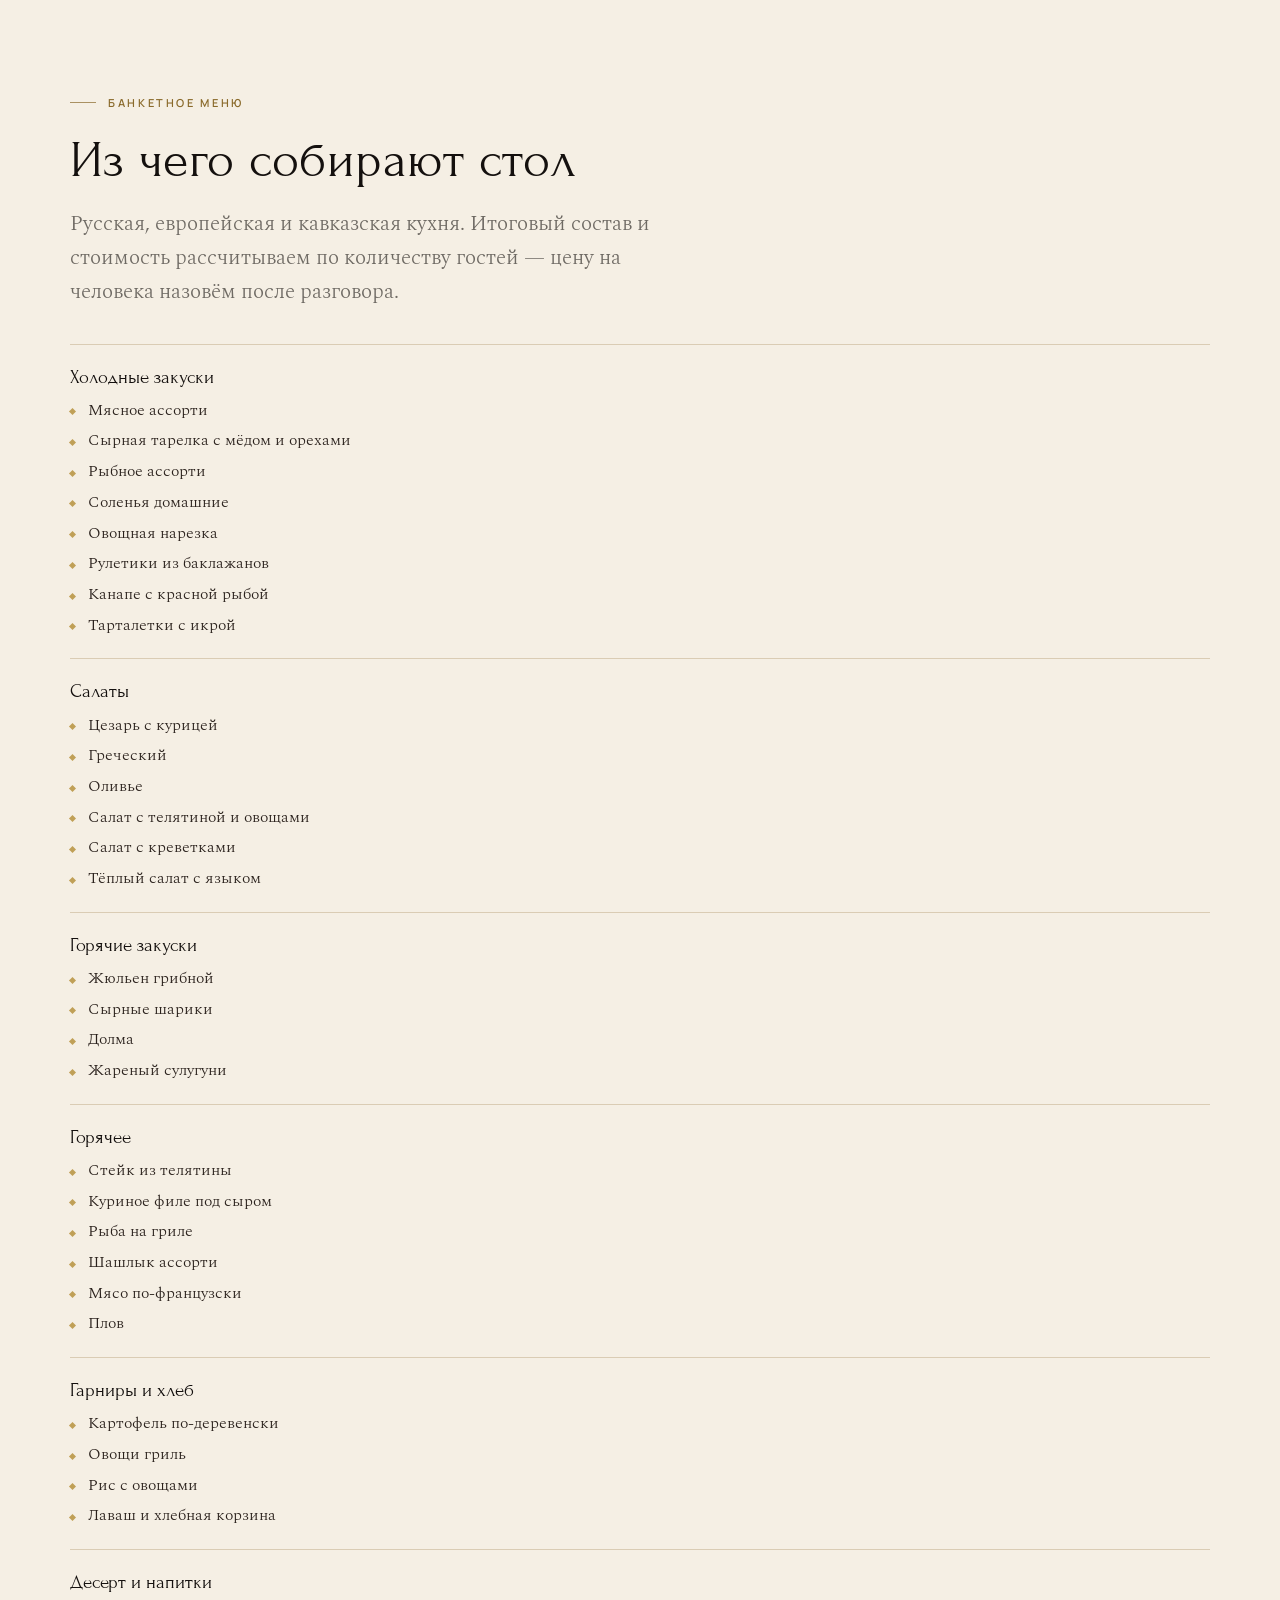
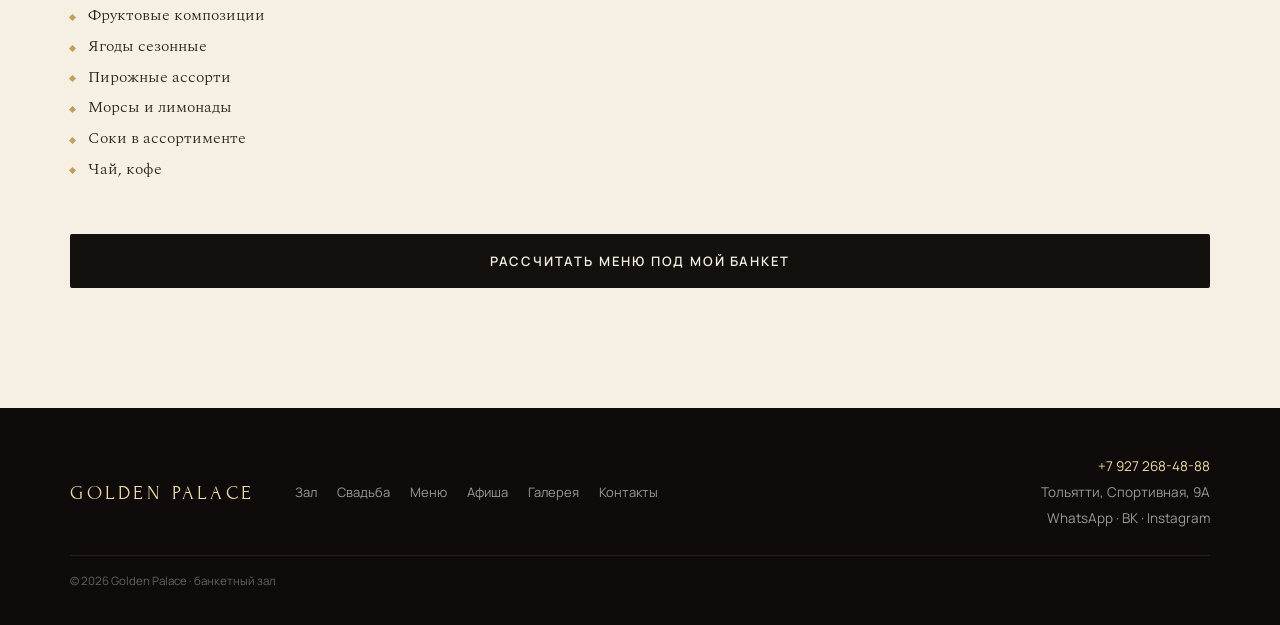
<file: menu.html>
<!doctype html>
<html lang="ru">
<head>
<meta charset="utf-8">
<meta name="viewport" content="width=device-width, initial-scale=1, viewport-fit=cover">
<title>Банкетное меню — Golden Palace, Тольятти</title>
<meta name="description" content="Банкетное меню зала Golden Palace в Тольятти: закуски, салаты, горячее, десерты. Меню собирается под количество гостей.">
<meta property="og:title" content="Банкетное меню — Golden Palace, Тольятти">
<meta property="og:description" content="Банкетное меню зала Golden Palace в Тольятти: закуски, салаты, горячее, десерты. Меню собирается под количество гостей.">
<meta property="og:type" content="website">
<meta property="og:locale" content="ru_RU">
<meta property="og:image" content="photo/zal-obshiy.jpg">
<link rel="preconnect" href="https://fonts.googleapis.com">
<link rel="preconnect" href="https://fonts.gstatic.com" crossorigin>
<link href="https://fonts.googleapis.com/css2?family=Forum&family=Spectral:wght@200;300;400&family=Manrope:wght@400;500;600;700&display=swap" rel="stylesheet">
<link rel="stylesheet" href="assets/style.css?v=10">

</head>
<body>

<header class="hdr stuck">
  <a class="brand" href="index.html"><b>Golden Palace</b><i>Банкетный зал · Тольятти</i></a>
  <nav class="nav">
    <a href="zal.html">Зал и рассадка</a>
    <a href="svadba.html">Свадьба</a>
    <a href="menu.html" class="on">Меню</a>
    <a href="afisha.html">Афиша</a>
    <a href="galereya.html">Галерея</a>
    <a href="kontakty.html">Контакты</a>
  </nav>
  <a class="hdr-tel" href="tel:+79272684888">+7 927 268-48-88</a>
  <button class="burger" aria-label="Меню" aria-expanded="false"><span></span></button>
</header>

<div class="menu">
  <a class="m-link" href="index.html">Главная</a>
  <a class="m-link" href="zal.html">Зал и рассадка <small>400 мест</small></a>
  <a class="m-link" href="svadba.html">Свадьба <small>под ключ</small></a>
  <a class="m-link" href="menu.html">Банкетное меню</a>
  <a class="m-link" href="afisha.html">Афиша</a>
  <a class="m-link" href="galereya.html">Галерея</a>
  <a class="m-link" href="kontakty.html">Контакты</a>
  <div class="menu-foot">
    <a class="tel" href="tel:+79272684888">+7 927 268-48-88</a>
    <a class="btn btn--gold" href="index.html#bron">Забронировать дату</a>
  </div>
</div>

<section class="section page-top">
  <div class="wrap">
    <p class="eyebrow" data-reveal>Меню</p>
    <h1 class="h1 page-h1" data-reveal data-d="1">Банкетное меню</h1>
    <p class="lead" data-reveal data-d="2">Меню собираем под ваш вечер: количество гостей, формат подачи и бюджет. Ниже — разделы, из которых складывается стол.</p>
  </div>
</section>

<section class="section section--ink2">
  <div class="wrap">
    <div class="steps" data-reveal>
      <div class="step"><span class="step-n">01</span><div><h3 class="h3">Говорим о вечере</h3><p>Сколько гостей, какой повод, есть ли дети и особые пожелания по еде.</p></div></div>
      <div class="step"><span class="step-n">02</span><div><h3 class="h3">Собираем меню</h3><p>Выбираете блюда из разделов ниже — мы считаем выход на человека и стоимость.</p></div></div>
      <div class="step"><span class="step-n">03</span><div><h3 class="h3">Пробуете заранее</h3><p>По договорённости устраиваем дегустацию, чтобы на банкете не было сюрпризов.</p></div></div>
    </div>
  </div>
</section>

<section class="section">
  <div class="wrap"><div class="gal" data-reveal>
    <figure class="ph has-img r-1x1 "><img src="photo/stol-zakuski.jpg" srcset="photo/s/stol-zakuski.jpg 600w, photo/stol-zakuski.jpg 1050w" sizes="(min-width:760px) 32vw, 48vw" alt="Банкетный стол с холодными закусками" loading="lazy" decoding="async"></figure>
    <figure class="ph has-img r-1x1 "><img src="photo/frukty.jpg" srcset="photo/s/frukty.jpg 600w, photo/frukty.jpg 1050w" sizes="(min-width:760px) 32vw, 48vw" alt="Фруктовые композиции на зеркальных подставках" loading="lazy" decoding="async"></figure>
    <figure class="ph has-img r-1x1 "><img src="photo/stol-novogodniy.jpg" srcset="photo/s/stol-novogodniy.jpg 800w, photo/stol-novogodniy.jpg 1400w" sizes="(min-width:760px) 32vw, 48vw" alt="Праздничная сервировка стола" loading="lazy" decoding="async"></figure>
  </div></div>
</section>

<section class="section section--ivory">
  <div class="wrap">
    <div class="head head--wide" data-reveal>
      <p class="eyebrow">Банкетное меню</p>
      <h2 class="h2">Из чего собирают стол</h2>
      <p class="lead">Русская, европейская и кавказская кухня. Итоговый состав и стоимость рассчитываем по количеству гостей — цену на человека назовём после разговора.</p>
    </div>

    <div style="margin-top:34px" data-reveal>
      <div class="menu-block">
        <h3 class="h3">Холодные закуски</h3>
        <ul class="menu-list cols-2">
          <li>Мясное ассорти</li><li>Сырная тарелка с мёдом и орехами</li>
          <li>Рыбное ассорти</li><li>Соленья домашние</li>
          <li>Овощная нарезка</li><li>Рулетики из баклажанов</li>
          <li>Канапе с красной рыбой</li><li>Тарталетки с икрой</li>
        </ul>
      </div>
      <div class="menu-block">
        <h3 class="h3">Салаты</h3>
        <ul class="menu-list cols-2">
          <li>Цезарь с курицей</li><li>Греческий</li>
          <li>Оливье</li><li>Салат с телятиной и овощами</li>
          <li>Салат с креветками</li><li>Тёплый салат с языком</li>
        </ul>
      </div>
      <div class="menu-block">
        <h3 class="h3">Горячие закуски</h3>
        <ul class="menu-list cols-2">
          <li>Жюльен грибной</li><li>Сырные шарики</li>
          <li>Долма</li><li>Жареный сулугуни</li>
        </ul>
      </div>
      <div class="menu-block">
        <h3 class="h3">Горячее</h3>
        <ul class="menu-list cols-2">
          <li>Стейк из телятины</li><li>Куриное филе под сыром</li>
          <li>Рыба на гриле</li><li>Шашлык ассорти</li>
          <li>Мясо по-французски</li><li>Плов</li>
        </ul>
      </div>
      <div class="menu-block">
        <h3 class="h3">Гарниры и хлеб</h3>
        <ul class="menu-list cols-2">
          <li>Картофель по-деревенски</li><li>Овощи гриль</li>
          <li>Рис с овощами</li><li>Лаваш и хлебная корзина</li>
        </ul>
      </div>
      <div class="menu-block">
        <h3 class="h3">Десерт и напитки</h3>
        <ul class="menu-list cols-2">
          <li>Фруктовые композиции</li><li>Ягоды сезонные</li>
          <li>Пирожные ассорти</li><li>Морсы и лимонады</li>
          <li>Соки в ассортименте</li><li>Чай, кофе</li>
        </ul>
      </div>
    </div>

    <div class="btn-row">
      <a class="btn btn--dark" href="index.html#bron">Рассчитать меню под мой банкет</a>
    </div>
  </div>
</section>

<footer class="foot">
  <div class="wrap">
    <div class="foot-row">
      <a class="foot-brand" href="index.html">Golden Palace</a>
      <nav class="foot-nav">
        <a href="zal.html">Зал</a><a href="svadba.html">Свадьба</a><a href="menu.html">Меню</a><a href="afisha.html">Афиша</a><a href="galereya.html">Галерея</a><a href="kontakty.html">Контакты</a>
      </nav>
      <div class="foot-contact">
        <a href="tel:+79272684888">+7 927 268-48-88</a>
        <span>Тольятти, Спортивная, 9А</span>
        <span class="foot-soc"><a href="https://wa.me/79272684888" target="_blank" rel="noopener">WhatsApp</a> · <a href="https://vk.com/goldenpalace63" target="_blank" rel="noopener">ВК</a> · <a href="https://www.instagram.com/golden_palace.63/" target="_blank" rel="noopener">Instagram</a></span>
      </div>
    </div>
    <div class="foot-bot"><span>© <span data-year>2026</span> Golden Palace · банкетный зал</span></div>
  </div>
</footer>

<div class="scrollbar" aria-hidden="true"><div class="scrollbar-thumb"></div></div>

<div class="fab" data-fab>
  <div class="fab-list">
    <a href="tel:+79272684888"><b>Позвонить</b><span>+7 927 268-48-88</span></a>
    <a href="https://wa.me/79272684888" target="_blank" rel="noopener"><b>WhatsApp</b><span>написать в мессенджер</span></a>
    <a href="index.html#bron"><b>Оставить заявку</b><span>рассчитаем банкет</span></a>
  </div>
  <button class="fab-btn" type="button" aria-label="Связаться с залом" aria-expanded="false">
    <svg viewBox="0 0 24 24" aria-hidden="true"><path d="M6.6 10.8c1.4 2.8 3.8 5.1 6.6 6.6l2.2-2.2c.3-.3.7-.4 1-.2 1.1.4 2.4.6 3.6.6.6 0 1 .4 1 1V20c0 .6-.4 1-1 1C10.6 21 3 13.4 3 4c0-.6.4-1 1-1h3.5c.6 0 1 .4 1 1 0 1.3.2 2.5.6 3.6.1.4 0 .8-.2 1l-2.3 2.2z"/></svg>
  </button>
</div>
<script src="assets/app.js?v=10"></script>
</body>
</html>
</file>
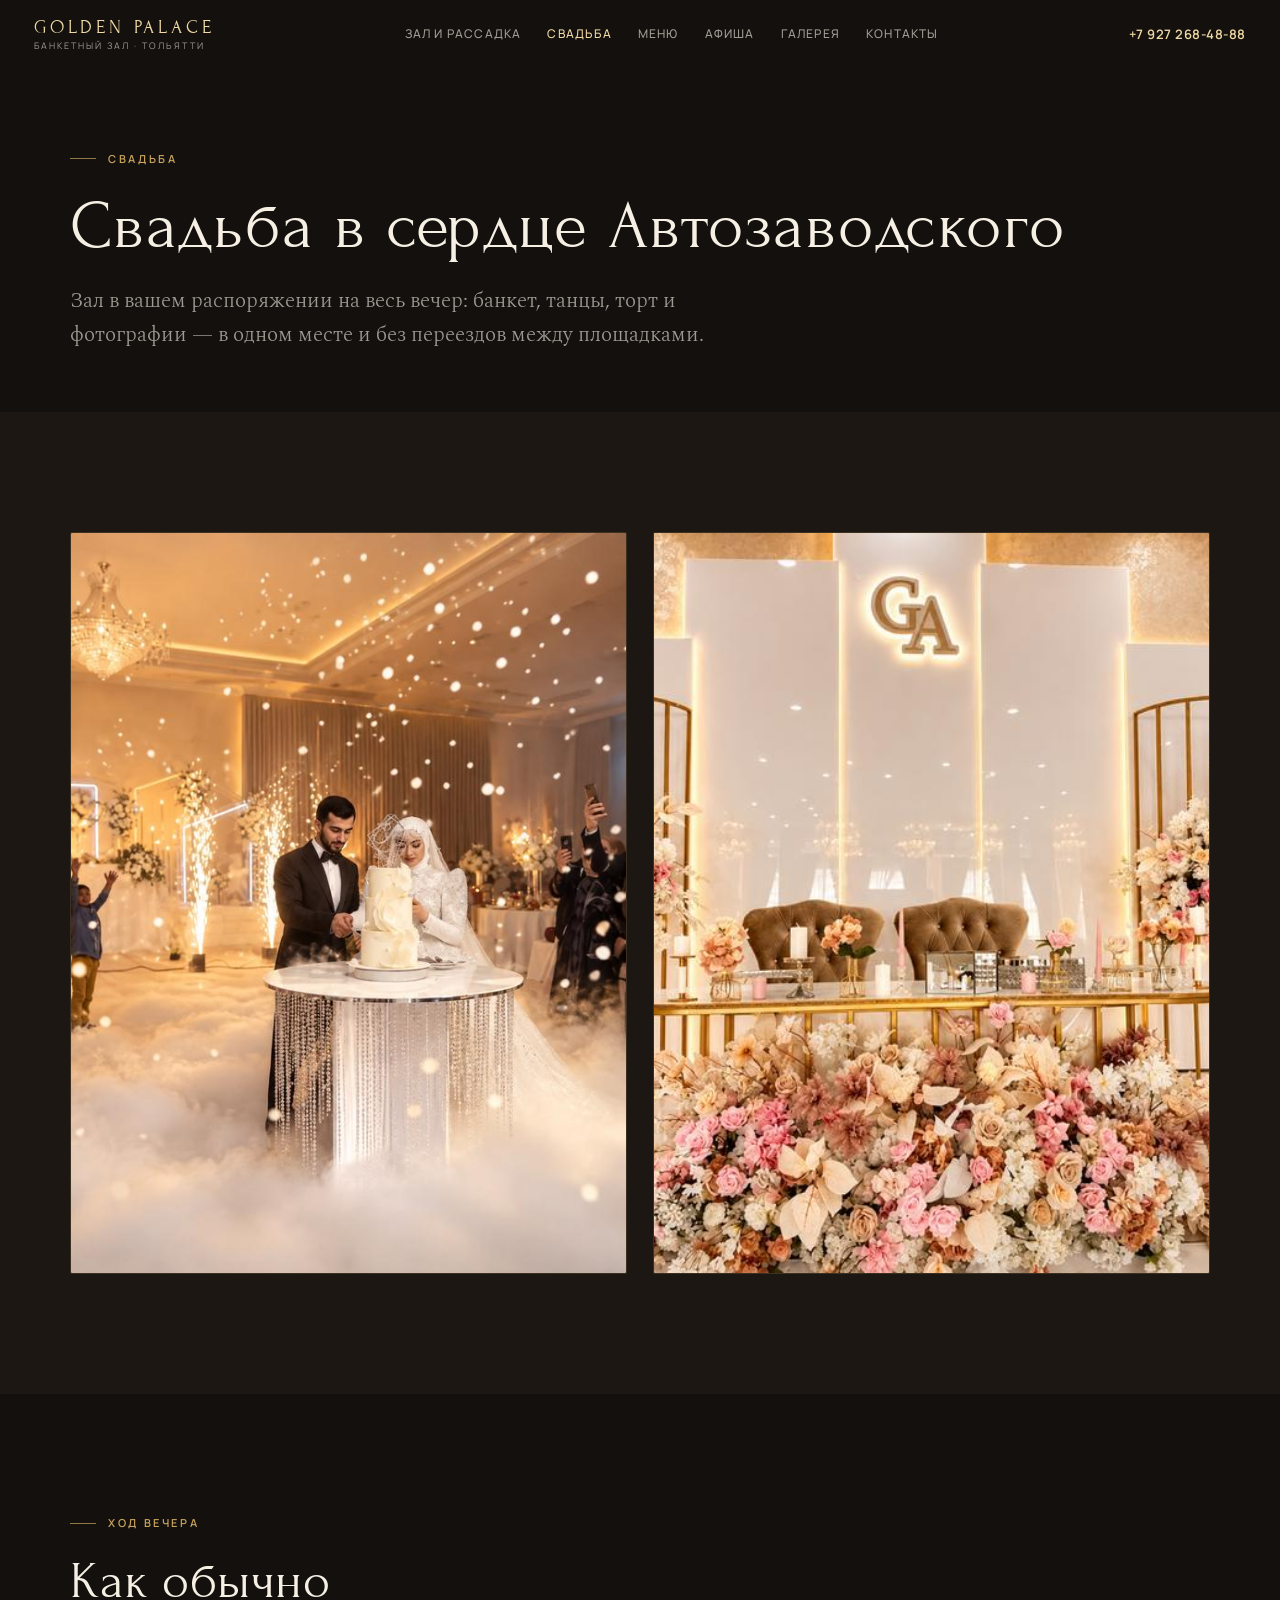
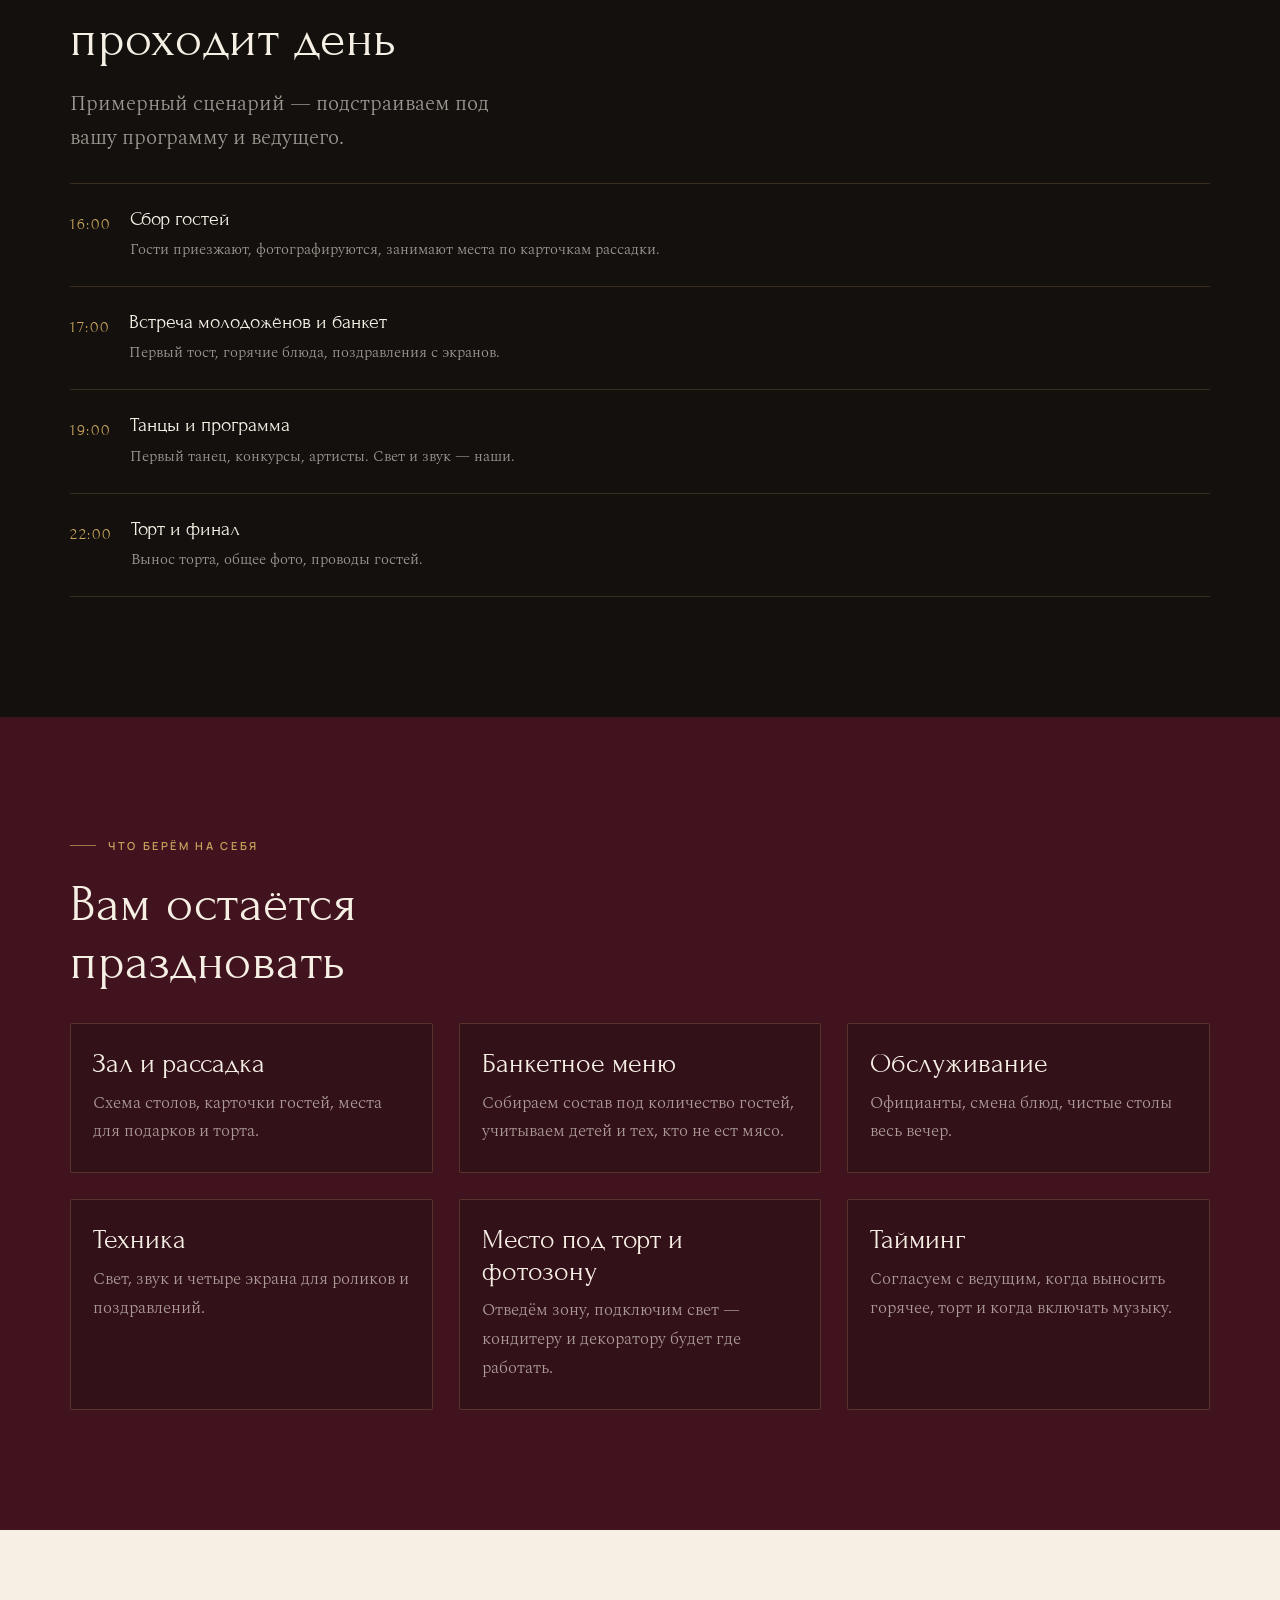
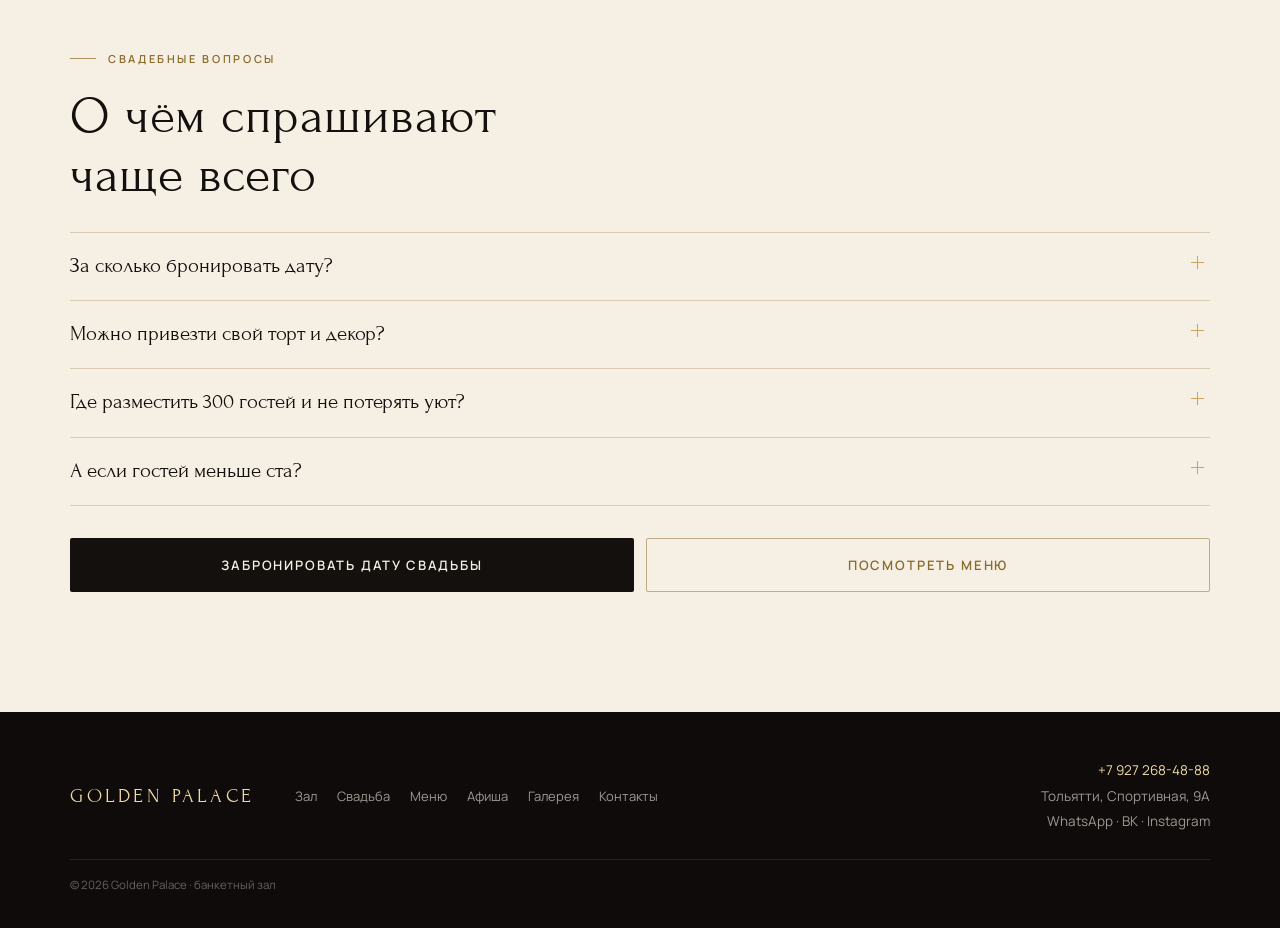
<file: svadba.html>
<!doctype html>
<html lang="ru">
<head>
<meta charset="utf-8">
<meta name="viewport" content="width=device-width, initial-scale=1, viewport-fit=cover">
<title>Свадьба в Тольятти — банкетный зал Golden Palace</title>
<meta name="description" content="Свадебный банкет в Тольятти: зал на 400 гостей, рассадка, меню, обслуживание, свет и звук. Спортивная, 9А.">
<meta property="og:title" content="Свадьба в Тольятти — банкетный зал Golden Palace">
<meta property="og:description" content="Свадебный банкет в Тольятти: зал на 400 гостей, рассадка, меню, обслуживание, свет и звук. Спортивная, 9А.">
<meta property="og:type" content="website">
<meta property="og:locale" content="ru_RU">
<meta property="og:image" content="photo/zal-obshiy.jpg">
<link rel="preconnect" href="https://fonts.googleapis.com">
<link rel="preconnect" href="https://fonts.gstatic.com" crossorigin>
<link href="https://fonts.googleapis.com/css2?family=Forum&family=Spectral:wght@200;300;400&family=Manrope:wght@400;500;600;700&display=swap" rel="stylesheet">
<link rel="stylesheet" href="assets/style.css?v=10">

</head>
<body>

<header class="hdr stuck">
  <a class="brand" href="index.html"><b>Golden Palace</b><i>Банкетный зал · Тольятти</i></a>
  <nav class="nav">
    <a href="zal.html">Зал и рассадка</a>
    <a href="svadba.html" class="on">Свадьба</a>
    <a href="menu.html">Меню</a>
    <a href="afisha.html">Афиша</a>
    <a href="galereya.html">Галерея</a>
    <a href="kontakty.html">Контакты</a>
  </nav>
  <a class="hdr-tel" href="tel:+79272684888">+7 927 268-48-88</a>
  <button class="burger" aria-label="Меню" aria-expanded="false"><span></span></button>
</header>

<div class="menu">
  <a class="m-link" href="index.html">Главная</a>
  <a class="m-link" href="zal.html">Зал и рассадка <small>400 мест</small></a>
  <a class="m-link" href="svadba.html">Свадьба <small>под ключ</small></a>
  <a class="m-link" href="menu.html">Банкетное меню</a>
  <a class="m-link" href="afisha.html">Афиша</a>
  <a class="m-link" href="galereya.html">Галерея</a>
  <a class="m-link" href="kontakty.html">Контакты</a>
  <div class="menu-foot">
    <a class="tel" href="tel:+79272684888">+7 927 268-48-88</a>
    <a class="btn btn--gold" href="index.html#bron">Забронировать дату</a>
  </div>
</div>

<section class="section page-top">
  <div class="wrap">
    <p class="eyebrow" data-reveal>Свадьба</p>
    <h1 class="h1 page-h1" data-reveal data-d="1">Свадьба в сердце Автозаводского</h1>
    <p class="lead" data-reveal data-d="2">Зал в вашем распоряжении на весь вечер: банкет, танцы, торт и фотографии — в одном месте и без переездов между площадками.</p>
  </div>
</section>

<section class="section section--ink2">
  <div class="wrap grid g2" data-reveal>
    <figure class="ph has-img r-3x4 "><img src="photo/svadba-tort.jpg" srcset="photo/s/svadba-tort.jpg 600w, photo/svadba-tort.jpg 1050w" sizes="(min-width:720px) 46vw, 92vw" alt="Молодожёны режут свадебный торт" loading="lazy" decoding="async"></figure>
    <figure class="ph has-img r-3x4 "><img src="photo/svadba-prezidium.jpg" srcset="photo/s/svadba-prezidium.jpg 800w, photo/svadba-prezidium.jpg 1400w" sizes="(min-width:720px) 46vw, 92vw" alt="Свадебный президиум с живыми цветами" loading="lazy" decoding="async"></figure>
  </div>
</section>

<section class="section">
  <div class="wrap">
    <div class="head" data-reveal>
      <p class="eyebrow">Ход вечера</p>
      <h2 class="h2">Как обычно проходит день</h2>
      <p class="lead">Примерный сценарий — подстраиваем под вашу программу и ведущего.</p>
    </div>
    <div class="steps" style="margin-top:28px" data-reveal>
      <div class="step"><span class="step-n">16:00</span><div><h3 class="h3">Сбор гостей</h3><p>Гости приезжают, фотографируются, занимают места по карточкам рассадки.</p></div></div>
      <div class="step"><span class="step-n">17:00</span><div><h3 class="h3">Встреча молодожёнов и банкет</h3><p>Первый тост, горячие блюда, поздравления с экранов.</p></div></div>
      <div class="step"><span class="step-n">19:00</span><div><h3 class="h3">Танцы и программа</h3><p>Первый танец, конкурсы, артисты. Свет и звук — наши.</p></div></div>
      <div class="step"><span class="step-n">22:00</span><div><h3 class="h3">Торт и финал</h3><p>Вынос торта, общее фото, проводы гостей.</p></div></div>
    </div>
  </div>
</section>

<section class="section section--wine">
  <div class="wrap">
    <div class="head" data-reveal>
      <p class="eyebrow">Что берём на себя</p>
      <h2 class="h2">Вам остаётся праздновать</h2>
    </div>
    <div class="grid g3" style="margin-top:32px">
      <div class="tile" data-reveal><h3 class="h3">Зал и рассадка</h3><p class="txt">Схема столов, карточки гостей, места для подарков и торта.</p></div>
      <div class="tile" data-reveal data-d="1"><h3 class="h3">Банкетное меню</h3><p class="txt">Собираем состав под количество гостей, учитываем детей и тех, кто не ест мясо.</p></div>
      <div class="tile" data-reveal data-d="2"><h3 class="h3">Обслуживание</h3><p class="txt">Официанты, смена блюд, чистые столы весь вечер.</p></div>
      <div class="tile" data-reveal data-d="3"><h3 class="h3">Техника</h3><p class="txt">Свет, звук и четыре экрана для роликов и поздравлений.</p></div>
      <div class="tile" data-reveal data-d="4"><h3 class="h3">Место под торт и фотозону</h3><p class="txt">Отведём зону, подключим свет — кондитеру и декоратору будет где работать.</p></div>
      <div class="tile" data-reveal data-d="4"><h3 class="h3">Тайминг</h3><p class="txt">Согласуем с ведущим, когда выносить горячее, торт и когда включать музыку.</p></div>
    </div>
  </div>
</section>

<section class="section section--ivory">
  <div class="wrap">
    <div class="head" data-reveal>
      <p class="eyebrow">Свадебные вопросы</p>
      <h2 class="h2">О чём спрашивают чаще всего</h2>
    </div>
    <div class="faq" style="margin-top:28px" data-reveal>
      <details><summary>За сколько бронировать дату?</summary><div class="faq-a">Летние и сентябрьские субботы разбирают раньше всего. Если дата принципиальна — звоните заранее и закрепляйте договором.</div></details>
      <details><summary>Можно привезти свой торт и декор?</summary><div class="faq-a">Да. Скажите заранее, во сколько приедут кондитер и декоратор, — договоримся о времени и месте.</div></details>
      <details><summary>Где разместить 300 гостей и не потерять уют?</summary><div class="faq-a">Круглые столы по 10 человек и танцпол в центре: зал заполняется равномерно, гостям не приходится кричать через стол.</div></details>
      <details><summary>А если гостей меньше ста?</summary><div class="faq-a">Зонируем зал: накрываем ближнюю к сцене часть, остальное остаётся под танцы и фотозону. Пустоты не будет.</div></details>
    </div>
    <div class="btn-row">
      <a class="btn btn--dark" href="index.html#bron">Забронировать дату свадьбы</a>
      <a class="btn btn--ghost btn--onlight" href="menu.html">Посмотреть меню</a>
    </div>
  </div>
</section>

<footer class="foot">
  <div class="wrap">
    <div class="foot-row">
      <a class="foot-brand" href="index.html">Golden Palace</a>
      <nav class="foot-nav">
        <a href="zal.html">Зал</a><a href="svadba.html">Свадьба</a><a href="menu.html">Меню</a><a href="afisha.html">Афиша</a><a href="galereya.html">Галерея</a><a href="kontakty.html">Контакты</a>
      </nav>
      <div class="foot-contact">
        <a href="tel:+79272684888">+7 927 268-48-88</a>
        <span>Тольятти, Спортивная, 9А</span>
        <span class="foot-soc"><a href="https://wa.me/79272684888" target="_blank" rel="noopener">WhatsApp</a> · <a href="https://vk.com/goldenpalace63" target="_blank" rel="noopener">ВК</a> · <a href="https://www.instagram.com/golden_palace.63/" target="_blank" rel="noopener">Instagram</a></span>
      </div>
    </div>
    <div class="foot-bot"><span>© <span data-year>2026</span> Golden Palace · банкетный зал</span></div>
  </div>
</footer>

<div class="scrollbar" aria-hidden="true"><div class="scrollbar-thumb"></div></div>

<div class="fab" data-fab>
  <div class="fab-list">
    <a href="tel:+79272684888"><b>Позвонить</b><span>+7 927 268-48-88</span></a>
    <a href="https://wa.me/79272684888" target="_blank" rel="noopener"><b>WhatsApp</b><span>написать в мессенджер</span></a>
    <a href="index.html#bron"><b>Оставить заявку</b><span>рассчитаем банкет</span></a>
  </div>
  <button class="fab-btn" type="button" aria-label="Связаться с залом" aria-expanded="false">
    <svg viewBox="0 0 24 24" aria-hidden="true"><path d="M6.6 10.8c1.4 2.8 3.8 5.1 6.6 6.6l2.2-2.2c.3-.3.7-.4 1-.2 1.1.4 2.4.6 3.6.6.6 0 1 .4 1 1V20c0 .6-.4 1-1 1C10.6 21 3 13.4 3 4c0-.6.4-1 1-1h3.5c.6 0 1 .4 1 1 0 1.3.2 2.5.6 3.6.1.4 0 .8-.2 1l-2.3 2.2z"/></svg>
  </button>
</div>
<script src="assets/app.js?v=10"></script>
</body>
</html>
</file>
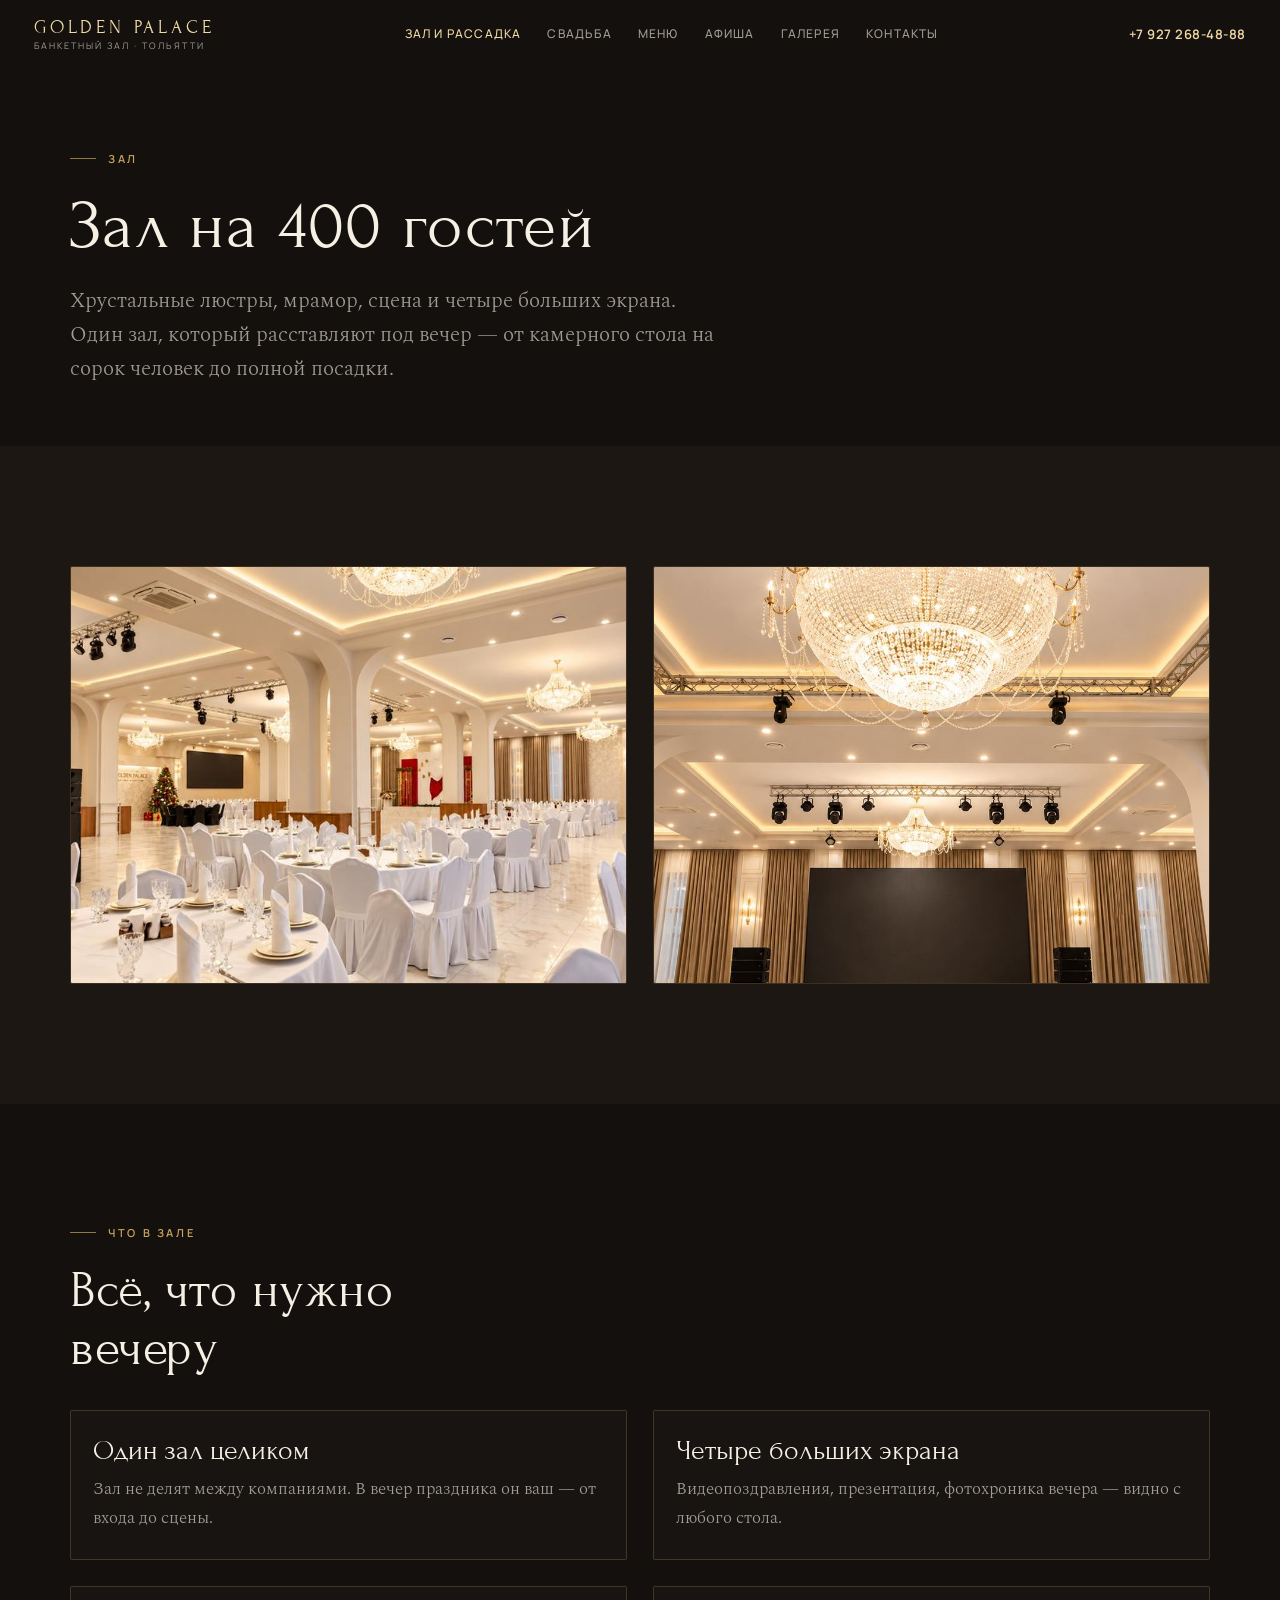
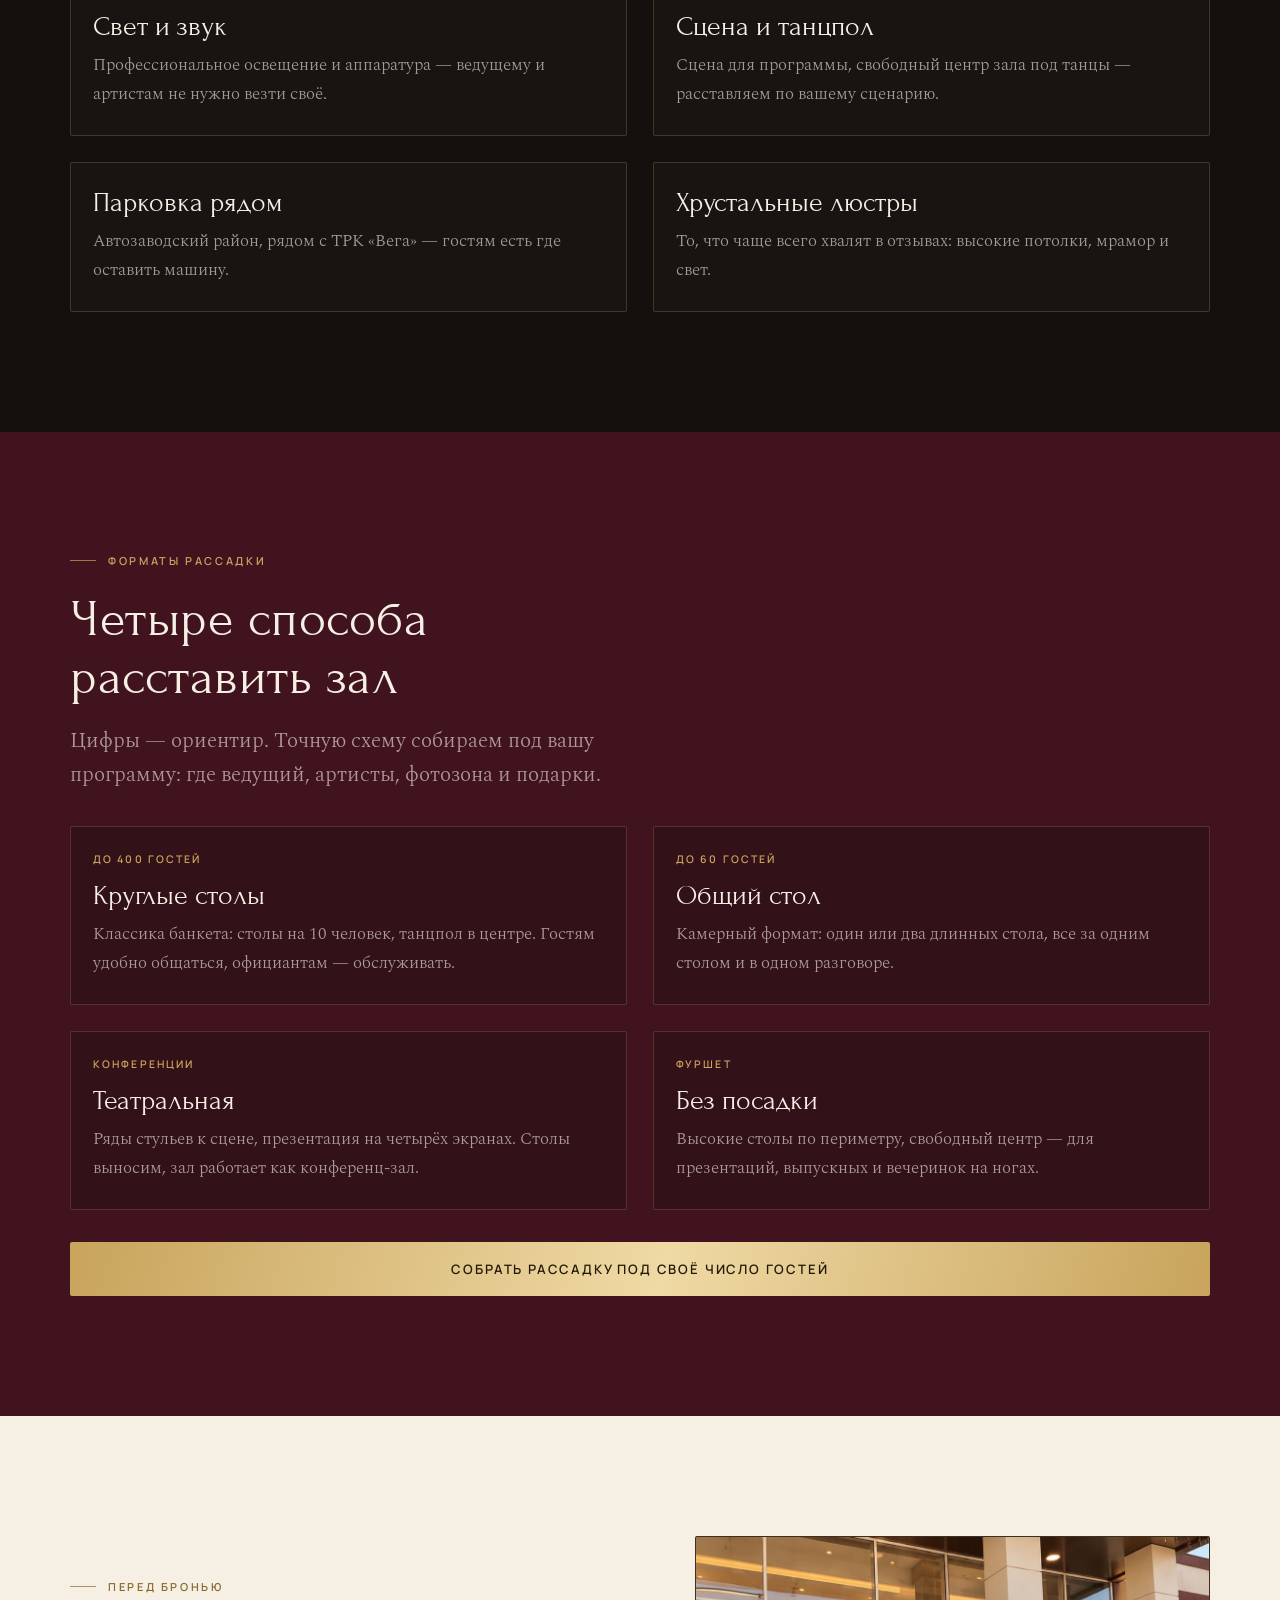
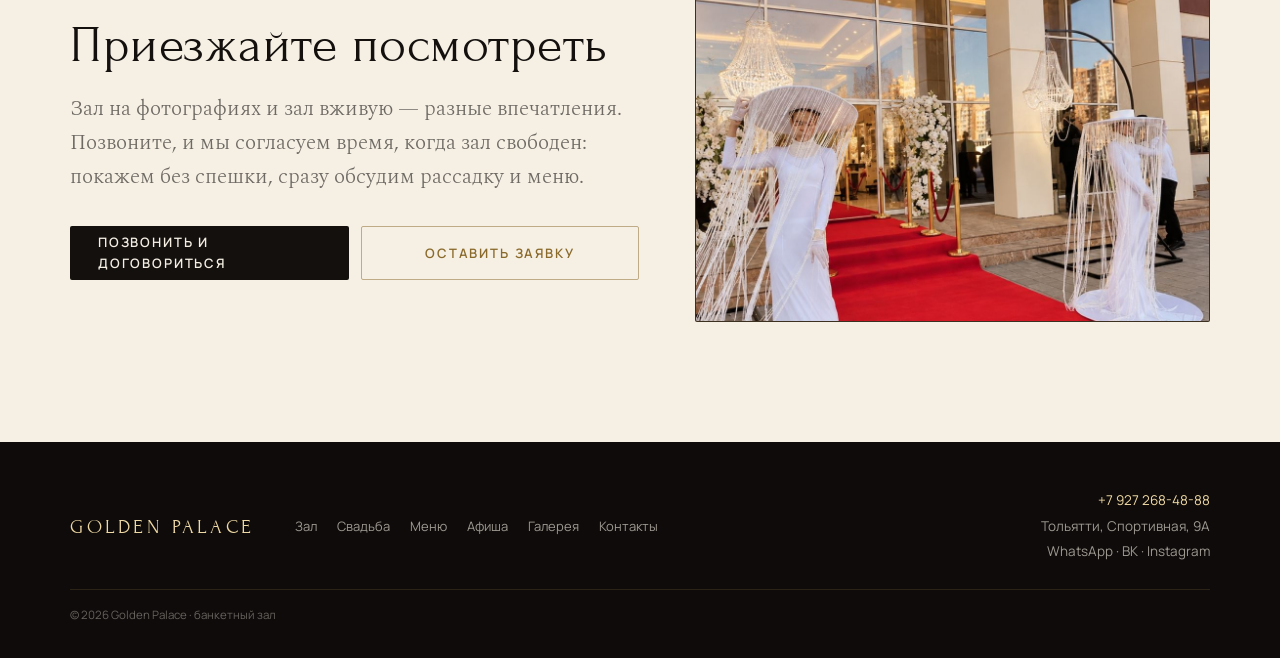
<file: zal.html>
<!doctype html>
<html lang="ru">
<head>
<meta charset="utf-8">
<meta name="viewport" content="width=device-width, initial-scale=1, viewport-fit=cover">
<title>Зал и рассадка — Golden Palace, Тольятти</title>
<meta name="description" content="Банкетный зал на 400 гостей в Тольятти: форматы рассадки, сцена, четыре экрана, свет и звук.">
<meta property="og:title" content="Зал и рассадка — Golden Palace, Тольятти">
<meta property="og:description" content="Банкетный зал на 400 гостей в Тольятти: форматы рассадки, сцена, четыре экрана, свет и звук.">
<meta property="og:type" content="website">
<meta property="og:locale" content="ru_RU">
<meta property="og:image" content="photo/zal-obshiy.jpg">
<link rel="preconnect" href="https://fonts.googleapis.com">
<link rel="preconnect" href="https://fonts.gstatic.com" crossorigin>
<link href="https://fonts.googleapis.com/css2?family=Forum&family=Spectral:wght@200;300;400&family=Manrope:wght@400;500;600;700&display=swap" rel="stylesheet">
<link rel="stylesheet" href="assets/style.css?v=10">

</head>
<body>

<header class="hdr stuck">
  <a class="brand" href="index.html"><b>Golden Palace</b><i>Банкетный зал · Тольятти</i></a>
  <nav class="nav">
    <a href="zal.html" class="on">Зал и рассадка</a>
    <a href="svadba.html">Свадьба</a>
    <a href="menu.html">Меню</a>
    <a href="afisha.html">Афиша</a>
    <a href="galereya.html">Галерея</a>
    <a href="kontakty.html">Контакты</a>
  </nav>
  <a class="hdr-tel" href="tel:+79272684888">+7 927 268-48-88</a>
  <button class="burger" aria-label="Меню" aria-expanded="false"><span></span></button>
</header>

<div class="menu">
  <a class="m-link" href="index.html">Главная</a>
  <a class="m-link" href="zal.html">Зал и рассадка <small>400 мест</small></a>
  <a class="m-link" href="svadba.html">Свадьба <small>под ключ</small></a>
  <a class="m-link" href="menu.html">Банкетное меню</a>
  <a class="m-link" href="afisha.html">Афиша</a>
  <a class="m-link" href="galereya.html">Галерея</a>
  <a class="m-link" href="kontakty.html">Контакты</a>
  <div class="menu-foot">
    <a class="tel" href="tel:+79272684888">+7 927 268-48-88</a>
    <a class="btn btn--gold" href="index.html#bron">Забронировать дату</a>
  </div>
</div>

<section class="section page-top">
  <div class="wrap">
    <p class="eyebrow" data-reveal>Зал</p>
    <h1 class="h1 page-h1" data-reveal data-d="1">Зал на 400 гостей</h1>
    <p class="lead" data-reveal data-d="2">Хрустальные люстры, мрамор, сцена и четыре больших экрана. Один зал, который расставляют под вечер — от камерного стола на сорок человек до полной посадки.</p>
  </div>
</section>

<section class="section section--ink2">
  <div class="wrap">
    <div class="grid g2" data-reveal>
      <figure class="ph has-img r-4x3 "><img src="photo/zal-obshiy.jpg" srcset="photo/s/zal-obshiy.jpg 800w, photo/zal-obshiy.jpg 1400w" sizes="(min-width:720px) 46vw, 92vw" alt="Банкетный зал Golden Palace с круглыми столами и люстрами" loading="lazy" decoding="async"></figure>
      <figure class="ph has-img r-4x3 "><img src="photo/scena-ekran.jpg" srcset="photo/s/scena-ekran.jpg 533w, photo/scena-ekran.jpg 933w" sizes="(min-width:720px) 46vw, 92vw" alt="Сцена с большим экраном" loading="lazy" decoding="async"></figure>
    </div>
  </div>
</section>

<section class="section">
  <div class="wrap">
    <div class="head" data-reveal>
      <p class="eyebrow">Что в зале</p>
      <h2 class="h2">Всё, что нужно вечеру</h2>
    </div>
    <div class="grid g2" style="margin-top:32px">
      <div class="tile" data-reveal><h3 class="h3">Один зал целиком</h3><p class="txt">Зал не делят между компаниями. В вечер праздника он ваш — от входа до сцены.</p></div>
      <div class="tile" data-reveal data-d="1"><h3 class="h3">Четыре больших экрана</h3><p class="txt">Видеопоздравления, презентация, фотохроника вечера — видно с любого стола.</p></div>
      <div class="tile" data-reveal data-d="2"><h3 class="h3">Свет и звук</h3><p class="txt">Профессиональное освещение и аппаратура — ведущему и артистам не нужно везти своё.</p></div>
      <div class="tile" data-reveal data-d="3"><h3 class="h3">Сцена и танцпол</h3><p class="txt">Сцена для программы, свободный центр зала под танцы — расставляем по вашему сценарию.</p></div>
      <div class="tile" data-reveal data-d="4"><h3 class="h3">Парковка рядом</h3><p class="txt">Автозаводский район, рядом с ТРК «Вега» — гостям есть где оставить машину.</p></div>
      <div class="tile" data-reveal data-d="4"><h3 class="h3">Хрустальные люстры</h3><p class="txt">То, что чаще всего хвалят в отзывах: высокие потолки, мрамор и свет.</p></div>
    </div>
  </div>
</section>

<section class="section section--wine">
  <div class="wrap">
    <div class="head head--wide" data-reveal>
      <p class="eyebrow">Форматы рассадки</p>
      <h2 class="h2">Четыре способа расставить зал</h2>
      <p class="lead">Цифры — ориентир. Точную схему собираем под вашу программу: где ведущий, артисты, фотозона и подарки.</p>
    </div>
    <div class="grid g2" style="margin-top:34px">
      <div class="tile" data-reveal><p class="tile-num">до 400 гостей</p><h3 class="h3">Круглые столы</h3><p class="txt">Классика банкета: столы на 10 человек, танцпол в центре. Гостям удобно общаться, официантам — обслуживать.</p></div>
      <div class="tile" data-reveal data-d="1"><p class="tile-num">до 60 гостей</p><h3 class="h3">Общий стол</h3><p class="txt">Камерный формат: один или два длинных стола, все за одним столом и в одном разговоре.</p></div>
      <div class="tile" data-reveal data-d="2"><p class="tile-num">конференции</p><h3 class="h3">Театральная</h3><p class="txt">Ряды стульев к сцене, презентация на четырёх экранах. Столы выносим, зал работает как конференц-зал.</p></div>
      <div class="tile" data-reveal data-d="3"><p class="tile-num">фуршет</p><h3 class="h3">Без посадки</h3><p class="txt">Высокие столы по периметру, свободный центр — для презентаций, выпускных и вечеринок на ногах.</p></div>
    </div>
    <div class="btn-row">
      <a class="btn btn--gold" href="index.html#rassadka">Собрать рассадку под своё число гостей</a>
    </div>
  </div>
</section>

<section class="section section--ivory">
  <div class="wrap split">
    <div data-reveal>
      <p class="eyebrow">Перед бронью</p>
      <h2 class="h2">Приезжайте посмотреть</h2>
      <p class="lead">Зал на фотографиях и зал вживую — разные впечатления. Позвоните, и мы согласуем время, когда зал свободен: покажем без спешки, сразу обсудим рассадку и меню.</p>
      <div class="btn-row">
        <a class="btn btn--dark" href="tel:+79272684888">Позвонить и договориться</a>
        <a class="btn btn--ghost btn--onlight" href="index.html#bron">Оставить заявку</a>
      </div>
    </div>
    <figure class="ph has-img r-4x3 "><img src="photo/vhod-dorozhka.jpg" srcset="photo/s/vhod-dorozhka.jpg 600w, photo/vhod-dorozhka.jpg 1050w" sizes="(min-width:900px) 47vw, 92vw" alt="Вход в Golden Palace с красной дорожкой" loading="lazy" decoding="async"></figure>
  </div>
</section>

<footer class="foot">
  <div class="wrap">
    <div class="foot-row">
      <a class="foot-brand" href="index.html">Golden Palace</a>
      <nav class="foot-nav">
        <a href="zal.html">Зал</a><a href="svadba.html">Свадьба</a><a href="menu.html">Меню</a><a href="afisha.html">Афиша</a><a href="galereya.html">Галерея</a><a href="kontakty.html">Контакты</a>
      </nav>
      <div class="foot-contact">
        <a href="tel:+79272684888">+7 927 268-48-88</a>
        <span>Тольятти, Спортивная, 9А</span>
        <span class="foot-soc"><a href="https://wa.me/79272684888" target="_blank" rel="noopener">WhatsApp</a> · <a href="https://vk.com/goldenpalace63" target="_blank" rel="noopener">ВК</a> · <a href="https://www.instagram.com/golden_palace.63/" target="_blank" rel="noopener">Instagram</a></span>
      </div>
    </div>
    <div class="foot-bot"><span>© <span data-year>2026</span> Golden Palace · банкетный зал</span></div>
  </div>
</footer>

<div class="scrollbar" aria-hidden="true"><div class="scrollbar-thumb"></div></div>

<div class="fab" data-fab>
  <div class="fab-list">
    <a href="tel:+79272684888"><b>Позвонить</b><span>+7 927 268-48-88</span></a>
    <a href="https://wa.me/79272684888" target="_blank" rel="noopener"><b>WhatsApp</b><span>написать в мессенджер</span></a>
    <a href="index.html#bron"><b>Оставить заявку</b><span>рассчитаем банкет</span></a>
  </div>
  <button class="fab-btn" type="button" aria-label="Связаться с залом" aria-expanded="false">
    <svg viewBox="0 0 24 24" aria-hidden="true"><path d="M6.6 10.8c1.4 2.8 3.8 5.1 6.6 6.6l2.2-2.2c.3-.3.7-.4 1-.2 1.1.4 2.4.6 3.6.6.6 0 1 .4 1 1V20c0 .6-.4 1-1 1C10.6 21 3 13.4 3 4c0-.6.4-1 1-1h3.5c.6 0 1 .4 1 1 0 1.3.2 2.5.6 3.6.1.4 0 .8-.2 1l-2.3 2.2z"/></svg>
  </button>
</div>
<script src="assets/app.js?v=10"></script>
</body>
</html>
</file>
<file: assets/style.css>
/* Golden Palace — банкетный зал, Тольятти
   Палитра: ночь зала (ink), бархат (wine), свет люстры (gold), скатерть (ivory) */

:root{
  --ink:#14100E;
  --ink-2:#1D1714;
  --wine:#41131F;
  --wine-2:#5A1B2B;
  --gold:#C8A45C;
  --gold-lt:#EFD9A4;
  --ivory:#F5EFE4;
  --sand:#E2D7C4;
  --muted:rgba(245,239,228,.62);
  --muted-d:rgba(20,16,14,.6);

  --f-display:"Forum", Georgia, serif;
  --f-text:"Spectral", Georgia, serif;
  --f-ui:"Manrope", -apple-system, BlinkMacSystemFont, "Segoe UI", sans-serif;

  --w:1180px;
  --pad:20px;
  --r:2px;
  --ease:cubic-bezier(.2,.7,.3,1);
}

*,*::before,*::after{box-sizing:border-box}
html{-webkit-text-size-adjust:100%}
body{
  margin:0;
  background:var(--ink);
  color:var(--ivory);
  font-family:var(--f-ui);
  font-size:16px;
  line-height:1.6;
  -webkit-font-smoothing:antialiased;
  overflow-x:hidden;
  -webkit-tap-highlight-color:transparent;
}
body.lock{overflow:hidden}
img{max-width:100%;display:block}
a{color:inherit;text-decoration:none}
button{font:inherit;color:inherit;background:none;border:0;cursor:pointer}
a,button,summary,input,select,textarea{touch-action:manipulation}
:focus-visible{outline:2px solid var(--gold-lt);outline-offset:3px}

.wrap{width:100%;max-width:var(--w);margin:0 auto;padding:0 var(--pad)}
.section{padding:clamp(64px,11vw,120px) 0;position:relative}
.section--ivory{background:var(--ivory);color:var(--ink)}
.section--wine{background:var(--wine)}
.section--ink2{background:var(--ink-2)}

/* ---------- типографика ---------- */
.eyebrow{
  font-family:var(--f-ui);
  font-size:11px;font-weight:600;
  letter-spacing:.24em;text-transform:uppercase;
  color:var(--gold);
  display:flex;align-items:center;gap:12px;
  margin:0 0 20px;
}
.eyebrow::before{content:"";width:26px;height:1px;background:var(--gold);flex:none;opacity:.7}
.section--ivory .eyebrow{color:#8A6A2B}
.section--ivory .eyebrow::before{background:#8A6A2B}

h1,h2,h3{font-family:var(--f-display);font-weight:400;margin:0;line-height:1.12}
.h1{font-size:clamp(38px,11vw,88px);letter-spacing:.02em}
.h2{font-size:clamp(28px,7.2vw,52px);letter-spacing:.01em}
.h3{font-size:clamp(20px,4.6vw,28px)}
.lead{font-family:var(--f-text);font-size:clamp(17px,4.2vw,21px);line-height:1.62;color:var(--muted);font-weight:300;max-width:60ch;margin:18px 0 0}
.section--ivory .lead{color:var(--muted-d)}
p{margin:0 0 1em}
p:last-child{margin-bottom:0}
.txt{font-family:var(--f-text);font-weight:300;font-size:17px;line-height:1.7;color:var(--muted)}
.section--ivory .txt{color:var(--muted-d)}

.rule{height:1px;background:linear-gradient(90deg,transparent,rgba(200,164,92,.45),transparent);border:0;margin:0}
.lozenge{display:flex;align-items:center;gap:14px;color:rgba(200,164,92,.55)}
.lozenge::before,.lozenge::after{content:"";height:1px;flex:1;background:currentColor;opacity:.5}
.lozenge span{width:6px;height:6px;transform:rotate(45deg);background:currentColor;flex:none}

/* ---------- кнопки ---------- */
.btn{
  display:inline-flex;align-items:center;justify-content:center;gap:10px;
  min-height:54px;padding:0 28px;
  font-family:var(--f-ui);font-size:13px;font-weight:600;
  letter-spacing:.14em;text-transform:uppercase;
  border-radius:var(--r);
  transition:transform .18s var(--ease),background .25s,color .25s,border-color .25s;
}
.btn:active{transform:scale(.985)}
.btn--gold{background:linear-gradient(105deg,var(--gold) 0%,var(--gold-lt) 52%,var(--gold) 100%);color:#241A08}
.btn--ghost{border:1px solid rgba(200,164,92,.5);color:var(--gold-lt)}
.btn--dark{background:var(--ink);color:var(--ivory)}
@media (hover:hover){
  .btn--gold:hover{filter:brightness(1.08)}
  .btn--ghost:hover{border-color:var(--gold);background:rgba(200,164,92,.1)}
  .btn--dark:hover{background:var(--wine)}
}
.btn-row{display:flex;flex-wrap:wrap;gap:12px;margin-top:32px}
.btn-row .btn{flex:1 1 220px}

.link-more{
  display:inline-flex;align-items:center;gap:10px;
  font-size:12px;font-weight:600;letter-spacing:.16em;text-transform:uppercase;
  color:var(--gold);padding:14px 0;min-height:44px;
}
.link-more::after{content:"";width:22px;height:1px;background:currentColor;transition:width .25s var(--ease)}
@media (hover:hover){.link-more:hover::after{width:38px}}

/* ---------- шапка ---------- */
.hdr{
  position:fixed;inset:0 0 auto;z-index:60;
  display:flex;align-items:center;justify-content:space-between;
  gap:16px;padding:14px var(--pad);
  transition:background .35s,backdrop-filter .35s,box-shadow .35s;
}
.hdr.stuck{background:rgba(16,12,11,.9);backdrop-filter:blur(14px);box-shadow:0 1px 0 rgba(200,164,92,.18)}
.brand{display:flex;flex-direction:column;line-height:1;gap:4px}
.brand b{font-family:var(--f-display);font-weight:400;font-size:19px;letter-spacing:.2em;text-transform:uppercase;color:var(--gold-lt)}
.brand i{font-style:normal;font-size:9px;letter-spacing:.22em;text-transform:uppercase;color:var(--muted)}
.nav{display:none;gap:26px;align-items:center}
.nav a{font-size:12px;font-weight:500;letter-spacing:.1em;text-transform:uppercase;color:var(--muted);transition:color .2s;padding:6px 0}
.nav a.on{color:var(--gold-lt)}
@media (hover:hover){.nav a:hover{color:var(--gold-lt)}}
.hdr-tel{display:none;font-size:13px;font-weight:600;letter-spacing:.04em;color:var(--gold-lt);white-space:nowrap}
.burger{width:46px;height:46px;display:grid;place-items:center;margin-right:-10px}
.burger span{display:block;width:24px;height:1px;background:var(--gold-lt);position:relative;transition:background .2s}
.burger span::before,.burger span::after{content:"";position:absolute;left:0;width:24px;height:1px;background:var(--gold-lt);transition:transform .3s var(--ease)}
.burger span::before{top:-7px}
.burger span::after{top:7px}
body.menu-open .burger span{background:transparent}
body.menu-open .burger span::before{transform:translateY(7px) rotate(45deg)}
body.menu-open .burger span::after{transform:translateY(-7px) rotate(-45deg)}

.menu{
  position:fixed;inset:0;z-index:55;background:var(--ink);
  padding:90px var(--pad) 40px;
  display:flex;flex-direction:column;
  opacity:0;visibility:hidden;transform:translateY(-12px);
  transition:opacity .35s var(--ease),transform .35s var(--ease),visibility .35s;
  overflow-y:auto;
}
body.menu-open .menu{opacity:1;visibility:visible;transform:none}
.menu a.m-link{
  font-family:var(--f-display);font-size:clamp(26px,8vw,38px);
  padding:14px 0;border-bottom:1px solid rgba(200,164,92,.16);color:var(--ivory);
  display:flex;justify-content:space-between;align-items:baseline;
}
.menu a.m-link small{font-family:var(--f-ui);font-size:10px;letter-spacing:.18em;text-transform:uppercase;color:var(--gold);opacity:.8}
.menu-foot{margin-top:auto;padding-top:32px;display:grid;gap:14px}
.menu-foot .tel{font-family:var(--f-display);font-size:26px;color:var(--gold-lt)}

@media(min-width:900px){
  .hdr{padding:18px 34px}
  .nav{display:flex}
  .hdr-tel{display:block}
  .burger{display:none}
}

/* ---------- плашки под фото ---------- */
.ph{
  position:relative;margin:0;
  background:
    repeating-linear-gradient(135deg,rgba(200,164,92,.05) 0 12px,transparent 12px 24px),
    linear-gradient(160deg,var(--ink-2),#241A18);
  border:1px solid rgba(200,164,92,.28);
  border-radius:var(--r);
  display:flex;flex-direction:column;align-items:center;justify-content:center;
  gap:10px;padding:22px;text-align:center;overflow:hidden;
}
.section--ivory .ph{
  background:
    repeating-linear-gradient(135deg,rgba(138,106,43,.06) 0 12px,transparent 12px 24px),
    linear-gradient(160deg,#EDE4D4,#E3D7C2);
  border-color:rgba(138,106,43,.3);
}
.ph::after{content:"";position:absolute;inset:8px;border:1px solid rgba(200,164,92,.16);pointer-events:none}
.section--ivory .ph::after{border-color:rgba(138,106,43,.18)}
.ph-mark{
  font-size:10px;font-weight:700;letter-spacing:.26em;text-transform:uppercase;
  color:var(--gold);opacity:.85;
}
.section--ivory .ph-mark{color:#8A6A2B}
.ph figcaption{
  font-family:var(--f-text);font-weight:300;font-size:13px;line-height:1.4;
  color:var(--muted);max-width:30ch;
}
.occ .ph figcaption,.poster .ph figcaption,.gal .ph figcaption{font-size:11.5px;line-height:1.35;max-width:20ch}
.occ .ph,.poster .ph,.gal .ph{padding:14px 10px;gap:7px}
.occ .ph .ph-mark,.poster .ph .ph-mark,.gal .ph .ph-mark{font-size:9px;letter-spacing:.2em}
.section--ivory .ph figcaption{color:var(--muted-d)}
.ph[data-file]::before{
  content:attr(data-file);
  position:absolute;left:0;right:0;bottom:0;
  font-family:var(--f-ui);font-size:9px;letter-spacing:.1em;
  color:rgba(200,164,92,.5);padding:6px;
}
.r-16x9{aspect-ratio:16/9}
.r-4x3{aspect-ratio:4/3}
.r-1x1{aspect-ratio:1/1}
.r-3x4{aspect-ratio:3/4}
.r-2x3{aspect-ratio:2/3}
.r-9x16{aspect-ratio:9/16}

/* ---------- первый экран ---------- */
.hero{position:relative;min-height:100svh;display:flex;flex-direction:column;justify-content:flex-end;overflow:hidden;background:var(--ink)}
.hero-ph{position:absolute;inset:0;margin:0;overflow:hidden;background:var(--ink)}
.hero-ph img{width:100%;height:100%;object-fit:cover;object-position:center 38%;animation:kenburns 26s ease-in-out infinite alternate}
@keyframes kenburns{from{transform:scale(1.04)}to{transform:scale(1.14) translateY(-1.5%)}}

.hero-glow{
  position:absolute;left:50%;top:-16%;width:min(1100px,150vw);aspect-ratio:1;
  transform:translateX(-50%);
  background:radial-gradient(circle at 50% 42%,rgba(239,217,164,.28),rgba(200,164,92,.1) 34%,transparent 66%);
  opacity:0;animation:lightUp 2.6s var(--ease) .15s forwards;
  pointer-events:none;
}
@keyframes lightUp{from{opacity:0;transform:translateX(-50%) scale(.82)}to{opacity:1;transform:translateX(-50%) scale(1)}}
.hero-veil{position:absolute;inset:0;background:linear-gradient(180deg,rgba(20,16,14,.7) 0%,rgba(20,16,14,.22) 26%,rgba(20,16,14,.62) 56%,rgba(16,12,11,.9) 78%,var(--ink) 100%);pointer-events:none}
.motes{position:absolute;inset:0;pointer-events:none;overflow:hidden}
.mote{position:absolute;width:3px;height:3px;border-radius:50%;background:var(--gold-lt);opacity:0;animation:drift linear infinite}
@keyframes drift{
  0%{opacity:0;transform:translateY(20px) scale(.6)}
  14%{opacity:.7}
  80%{opacity:.45}
  100%{opacity:0;transform:translateY(-130px) scale(1.1)}
}
.hero-in{position:relative;z-index:2;padding-bottom:calc(30px + env(safe-area-inset-bottom))}
.hero-kicker{
  font-size:10.5px;font-weight:600;letter-spacing:.3em;text-transform:uppercase;
  color:var(--gold-lt);margin:0 0 18px;text-shadow:0 1px 12px rgba(16,12,11,.9);
  opacity:0;animation:rise .9s var(--ease) 1.1s forwards;
}
.hero-title{
  margin:0;font-family:var(--f-display);
  font-size:clamp(46px,17vw,150px);line-height:.92;
  letter-spacing:.04em;text-transform:uppercase;
  text-shadow:0 2px 30px rgba(16,12,11,.55);
}
.hero-title .hl{display:block;position:relative}
.hero-title .hl i{display:block;font-style:normal;position:relative}
.hero-title .hl--gold i{color:var(--gold-lt)}
/* Градиент по всему слову несовместим с разъезжающимися буквами:
   WebKit считает обрезку по глифам до трансформаций и слово пропадает.
   Поэтому золото задаём цветом букв, а перелив даёт блик ниже. */
.hero-title .hl--gold u{color:var(--gold-lt)}
.hero-title .hl--gold u:nth-child(odd){color:#E7CE90}

/* буквы собираются из света: расфокус и разлёт — в слово */
.hero-title u{
  display:inline-block;font-style:normal;text-decoration:none;
  opacity:0;filter:blur(14px);
  transform:translateY(26px) scale(1.18);
  animation:letterIn .95s cubic-bezier(.19,1,.22,1) forwards;
  animation-delay:calc(.45s + var(--i) * .058s);
}
@keyframes letterIn{
  60%{opacity:1}
  to{opacity:1;filter:blur(0);transform:none}
}

/* блик проходит по собранному слову — один раз */
.hero-title i::after{
  content:attr(data-text);
  position:absolute;left:0;top:0;white-space:pre;
  color:transparent;pointer-events:none;
  background:linear-gradient(104deg,
    transparent 38%,
    rgba(255,255,255,.2) 46%,
    rgba(255,248,228,.92) 50%,
    rgba(255,255,255,.2) 54%,
    transparent 62%);
  -webkit-background-clip:text;background-clip:text;
  background-size:260% 100%;background-position:160% 0;
  animation:shine 1.5s cubic-bezier(.4,0,.2,1) forwards;
  animation-delay:1.5s;
}
.hero-title .hl--gold i::after{animation-delay:1.62s}
@keyframes shine{
  from{background-position:160% 0}
  to{background-position:-70% 0}
}

/* тонкая золотая черта дорисовывается под словом */
.hero-title::after{
  content:"";display:block;height:1px;width:0;margin-top:clamp(14px,3vw,22px);
  background:linear-gradient(90deg,var(--gold),rgba(200,164,92,.1));
  animation:ruleIn 1.1s var(--ease) 1.75s forwards;
}
@keyframes ruleIn{to{width:min(260px,62%)}}
@keyframes rise{from{opacity:0;transform:translateY(14px)}to{opacity:1;transform:none}}
.hero-sub{margin:18px 0 0;font-family:var(--f-text);font-weight:300;font-size:clamp(16px,4.4vw,22px);color:rgba(245,239,228,.92);text-shadow:0 1px 16px rgba(16,12,11,.8);max-width:30ch;opacity:0;animation:rise 1s var(--ease) 1.25s forwards}
.hero-cta{display:flex;flex-wrap:wrap;gap:12px;margin-top:40px;opacity:0;animation:rise 1s var(--ease) 1.45s forwards}
.hero-cta .btn{flex:1 1 210px}
.hero-facts{
  display:flex;gap:0;margin-top:34px;border-top:1px solid rgba(200,164,92,.24);
  opacity:0;animation:rise 1s var(--ease) 1.6s forwards;
}
.hero-facts div{flex:1;padding:16px 10px 0;border-right:1px solid rgba(200,164,92,.14)}
.hero-facts div:last-child{border-right:0}
.hero-facts b{display:block;font-family:var(--f-display);font-size:clamp(22px,6vw,32px);color:var(--gold-lt);line-height:1}
.hero-facts small{display:block;margin-top:6px;font-size:10px;letter-spacing:.14em;text-transform:uppercase;color:var(--muted)}
.scroll-hint{position:absolute;right:var(--pad);bottom:calc(34px + env(safe-area-inset-bottom));z-index:2;writing-mode:vertical-rl;font-size:9.5px;letter-spacing:.24em;text-transform:uppercase;color:rgba(200,164,92,.7);display:none}
@media(min-width:900px){
  .hero-in{padding-bottom:64px}
  .hero-sub{max-width:38ch}
  .hero-cta .btn{flex:0 1 auto}
  .hero-facts{max-width:720px}
  .scroll-hint{display:block}
}

/* ---------- бегущая строка ---------- */
.marquee{overflow:hidden;border-top:1px solid rgba(200,164,92,.2);border-bottom:1px solid rgba(200,164,92,.2);background:var(--ink-2);padding:16px 0}
.marquee-in{display:flex;width:max-content;animation:slide 34s linear infinite}
.marquee-in span{
  font-family:var(--f-display);font-size:clamp(20px,5.4vw,30px);
  letter-spacing:.12em;text-transform:uppercase;color:rgba(245,239,228,.5);
  padding:0 26px;display:flex;align-items:center;gap:26px;white-space:nowrap;
}
.marquee-in span::after{content:"";width:5px;height:5px;background:var(--gold);transform:rotate(45deg)}
@keyframes slide{to{transform:translateX(-50%)}}

/* ---------- reveal ---------- */
[data-reveal]{opacity:0;transform:translateY(24px);transition:opacity .8s var(--ease),transform .8s var(--ease)}
[data-reveal].in{opacity:1;transform:none}
[data-reveal][data-d="1"]{transition-delay:.09s}
[data-reveal][data-d="2"]{transition-delay:.18s}
[data-reveal][data-d="3"]{transition-delay:.27s}
[data-reveal][data-d="4"]{transition-delay:.36s}

/* ---------- сетки ---------- */
.grid{display:grid;gap:clamp(16px,3vw,26px)}
.g2{grid-template-columns:1fr}
.g3{grid-template-columns:1fr}
.g4{grid-template-columns:repeat(2,1fr)}
@media(min-width:720px){.g2{grid-template-columns:1fr 1fr}.g3{grid-template-columns:repeat(3,1fr)}.g4{grid-template-columns:repeat(4,1fr)}}
.head{max-width:44ch}
.head--wide{max-width:60ch}
.split{display:grid;gap:clamp(26px,5vw,56px);align-items:center}
@media(min-width:900px){.split{grid-template-columns:1.05fr .95fr}.split--rev>*:first-child{order:2}}

/* ---------- карточки поводов ---------- */
.occ{position:relative;display:block;overflow:hidden;border:1px solid rgba(200,164,92,.24);border-radius:var(--r);background:var(--ink-2)}
.occ .ph{border:0;border-radius:0}
.occ .ph::after{display:none}
.occ-body{padding:20px 20px 22px}
.occ-body h3{margin-bottom:8px}
.occ-body p{font-family:var(--f-text);font-weight:300;font-size:14.5px;color:var(--muted);margin:0}
.occ-tag{position:absolute;top:14px;left:14px;z-index:2;background:rgba(20,16,14,.72);border:1px solid rgba(200,164,92,.4);color:var(--gold-lt);font-size:10px;letter-spacing:.16em;text-transform:uppercase;padding:6px 12px;border-radius:var(--r)}
@media (hover:hover){.occ:hover{border-color:rgba(200,164,92,.6)}}

/* ---------- цифры ---------- */
.stats{display:grid;grid-template-columns:repeat(2,1fr);gap:1px;background:rgba(200,164,92,.2);border:1px solid rgba(200,164,92,.2)}
@media(min-width:780px){.stats{grid-template-columns:repeat(4,1fr)}}
.stat{background:var(--ink);padding:26px 18px;text-align:center}
.section--wine .stat{background:var(--wine)}
.stat b{display:block;font-family:var(--f-display);font-size:clamp(34px,9vw,54px);color:var(--gold-lt);line-height:1}
.stat small{display:block;margin-top:10px;font-size:10.5px;letter-spacing:.16em;text-transform:uppercase;color:var(--muted)}

/* ---------- конструктор рассадки ---------- */
.seat{border:1px solid rgba(200,164,92,.26);border-radius:var(--r);background:var(--ink);overflow:hidden}
.section--wine .seat{background:rgba(20,16,14,.35)}
.seat-plan{position:relative;aspect-ratio:4/3;background:linear-gradient(160deg,#1B1512,#241A18);border-bottom:1px solid rgba(200,164,92,.2)}
.seat-plan svg{position:absolute;inset:0;width:100%;height:100%}
.seat-plan .tbl{transform-box:fill-box;transform-origin:center;animation:pop .45s var(--ease) both}
@keyframes pop{from{opacity:0;transform:scale(.4)}to{opacity:1;transform:scale(1)}}
.seat-ui{padding:22px 20px 26px}
.seat-val{display:flex;align-items:flex-end;justify-content:space-between;gap:12px;margin-bottom:2px}
.seat-val b{font-family:var(--f-text);font-weight:200;font-size:clamp(46px,14vw,68px);color:var(--gold-lt);line-height:.95;letter-spacing:-.01em}
.seat-val b em{font-style:normal;font-family:var(--f-ui);font-size:12px;font-weight:600;letter-spacing:.18em;text-transform:uppercase;color:var(--ivory);margin-left:10px;vertical-align:.6em}
.seat-val > span{font-size:10.5px;letter-spacing:.16em;text-transform:uppercase;color:var(--muted);text-align:right;padding-bottom:8px}
.seat-presets{display:grid;grid-template-columns:repeat(4,1fr);gap:8px;margin:0 0 20px}
.seat-presets button{min-height:44px;border:1px solid rgba(200,164,92,.4);border-radius:var(--r);color:var(--gold-lt);font-size:12px;font-weight:600;letter-spacing:.08em;transition:background .2s,border-color .2s,transform .18s var(--ease)}
.seat-presets button:active{transform:scale(.97)}
@media (hover:hover){.seat-presets button:hover{background:rgba(200,164,92,.12);border-color:var(--gold)}}
input[type=range]{
  -webkit-appearance:none;appearance:none;width:100%;height:38px;background:transparent;margin:6px 0 4px;
}
input[type=range]::-webkit-slider-runnable-track{height:2px;background:rgba(200,164,92,.3)}
input[type=range]::-webkit-slider-thumb{
  -webkit-appearance:none;width:30px;height:30px;margin-top:-14px;border-radius:50%;
  background:linear-gradient(140deg,var(--gold-lt),var(--gold));border:3px solid var(--ink);
  box-shadow:0 0 0 1px rgba(200,164,92,.6);cursor:grab;
}
input[type=range]::-moz-range-track{height:2px;background:rgba(200,164,92,.3)}
input[type=range]::-moz-range-thumb{width:26px;height:26px;border-radius:50%;background:var(--gold);border:3px solid var(--ink);cursor:grab}
.seat-scale{display:flex;justify-content:space-between;font-size:10px;letter-spacing:.12em;color:rgba(245,239,228,.4);margin-bottom:18px}
.seat-info{border-top:1px solid rgba(200,164,92,.2);padding-top:18px;display:grid;gap:12px}
.seat-info dl{display:flex;justify-content:space-between;gap:16px;margin:0;font-size:14px}
.seat-info dt{color:var(--muted);font-weight:500}
.seat-info dd{margin:0;color:var(--ivory);text-align:right;font-family:var(--f-text)}
.seat-note{font-family:var(--f-text);font-weight:300;font-size:13.5px;color:var(--muted);margin-top:16px}

/* ---------- этапы / список ---------- */
.steps{counter-reset:s;display:grid;gap:0}
.step{display:grid;grid-template-columns:auto 1fr;gap:18px;padding:24px 0;border-top:1px solid rgba(200,164,92,.2)}
.step:last-child{border-bottom:1px solid rgba(200,164,92,.2)}
.section--ivory .step{border-color:rgba(138,106,43,.24)}
.step-n{font-family:var(--f-display);font-size:16px;color:var(--gold);letter-spacing:.1em;padding-top:4px;min-width:40px}
.section--ivory .step-n{color:#8A6A2B}
.step h3{font-size:20px;margin-bottom:8px}
.step p{font-family:var(--f-text);font-weight:300;font-size:15px;color:var(--muted);margin:0}
.section--ivory .step p{color:var(--muted-d)}

/* ---------- галерея ---------- */
.gal{display:grid;grid-template-columns:repeat(2,1fr);gap:10px}
@media(min-width:720px){.gal{grid-template-columns:repeat(3,1fr);gap:14px}}
.gal .ph{cursor:default}
.gal--tall .ph:nth-child(3n+1){grid-row:span 1}

/* ---------- афиша ---------- */
.posters{display:grid;grid-template-columns:repeat(2,1fr);gap:14px}
@media(min-width:780px){.posters{grid-template-columns:repeat(3,1fr);gap:22px}}
.poster{border:1px solid rgba(200,164,92,.26);border-radius:var(--r);overflow:hidden;background:var(--ink-2);display:flex;flex-direction:column}
.poster .ph{border:0;border-radius:0}
.poster .ph::after{display:none}
.poster-body{padding:14px 14px 18px;display:grid;gap:6px}
.poster-date{font-size:10px;letter-spacing:.18em;text-transform:uppercase;color:var(--gold)}
.poster-body h3{font-size:17px;line-height:1.2}
.poster-body p{font-family:var(--f-text);font-weight:300;font-size:13px;color:var(--muted);margin:0}

/* ---------- меню ---------- */
.menu-set{border:1px solid rgba(138,106,43,.3);border-radius:var(--r);padding:26px 22px 28px;background:rgba(255,255,255,.45)}
.menu-set h3{font-size:24px;margin-bottom:6px}
.menu-set .set-note{font-size:11px;letter-spacing:.16em;text-transform:uppercase;color:#8A6A2B;margin-bottom:18px}
.menu-list{list-style:none;margin:0;padding:0;display:grid;gap:9px}
.menu-list li{font-family:var(--f-text);font-weight:300;font-size:15.5px;line-height:1.4;color:#2A211C;padding-left:18px;position:relative}
.menu-list li::before{content:"";position:absolute;left:0;top:.62em;width:5px;height:5px;background:#C0A057;transform:rotate(45deg)}
.menu-block{border-top:1px solid rgba(138,106,43,.26);padding:22px 0}
.menu-block h3{font-size:19px;margin-bottom:12px}
.cols-2{columns:1}
@media(min-width:640px){.cols-2{columns:2;column-gap:32px}}
.cols-2 li{break-inside:avoid}

/* ---------- форма ---------- */
.form{display:grid;gap:14px}
.field{display:grid;gap:7px}
.field label{font-size:10.5px;letter-spacing:.18em;text-transform:uppercase;color:var(--gold)}
.field input,.field select,.field textarea{
  width:100%;min-height:52px;padding:14px 16px;
  background:rgba(245,239,228,.05);
  border:1px solid rgba(200,164,92,.3);border-radius:var(--r);
  color:var(--ivory);font-family:var(--f-ui);font-size:16px;
  transition:border-color .2s,background .2s;
  -webkit-appearance:none;appearance:none;
}
.field select{background-image:linear-gradient(45deg,transparent 50%,var(--gold) 50%),linear-gradient(135deg,var(--gold) 50%,transparent 50%);background-position:calc(100% - 20px) 23px,calc(100% - 14px) 23px;background-size:6px 6px;background-repeat:no-repeat}
.field textarea{min-height:104px;resize:vertical}
.field input:focus,.field select:focus,.field textarea:focus{border-color:var(--gold);background:rgba(245,239,228,.08);outline:none}
.field input::placeholder,.field textarea::placeholder{color:rgba(245,239,228,.32)}
.field.err input,.field.err select{border-color:#D9756A}
.form-row{display:grid;gap:14px}
@media(min-width:620px){.form-row{grid-template-columns:1fr 1fr}}
.form .btn{width:100%;margin-top:6px}
.form-note{font-family:var(--f-text);font-weight:300;font-size:12.5px;color:var(--muted);margin:2px 0 0}
.form-ok{display:none;border:1px solid rgba(200,164,92,.4);background:rgba(200,164,92,.1);padding:16px;border-radius:var(--r);font-family:var(--f-text);font-size:15px}
.form-ok.on{display:block}

/* ---------- FAQ ---------- */
.faq{border-top:1px solid rgba(200,164,92,.22)}
.section--ivory .faq{border-color:rgba(138,106,43,.26)}
.faq details{border-bottom:1px solid rgba(200,164,92,.22)}
.section--ivory .faq details{border-color:rgba(138,106,43,.26)}
.faq summary{
  list-style:none;cursor:pointer;padding:20px 40px 20px 0;position:relative;
  font-family:var(--f-display);font-size:clamp(17px,4.4vw,21px);line-height:1.3;
}
.faq summary::-webkit-details-marker{display:none}
.faq summary::after{content:"";position:absolute;right:6px;top:29px;width:13px;height:1px;background:var(--gold)}
.faq summary::before{content:"";position:absolute;right:12px;top:23px;width:1px;height:13px;background:var(--gold);transition:transform .3s var(--ease)}
.faq details[open] summary::before{transform:rotate(90deg)}
.faq .faq-a{padding:0 10px 22px 0;font-family:var(--f-text);font-weight:300;font-size:15.5px;line-height:1.65;color:var(--muted)}
.section--ivory .faq .faq-a{color:var(--muted-d)}

/* ---------- отзывы ---------- */
.quotes{display:grid;gap:16px}
@media(min-width:800px){.quotes{grid-template-columns:repeat(3,1fr)}}
.quote{border:1px solid rgba(200,164,92,.25);padding:24px 22px;border-radius:var(--r);background:var(--ink)}
.section--wine .quote{background:rgba(20,16,14,.3)}
.quote p{font-family:var(--f-text);font-weight:300;font-size:15.5px;line-height:1.6;color:rgba(245,239,228,.86);margin:0 0 16px}
.quote cite{font-style:normal;font-size:11px;letter-spacing:.14em;text-transform:uppercase;color:var(--gold)}
.stars{color:var(--gold);letter-spacing:.2em;font-size:13px;margin-bottom:12px}

/* ---------- контакты ---------- */
.contact-card{display:grid;gap:22px}
.contact-line{display:grid;gap:4px;padding-bottom:18px;border-bottom:1px solid rgba(200,164,92,.2)}
.contact-line span{font-size:10.5px;letter-spacing:.18em;text-transform:uppercase;color:var(--gold)}
.contact-line b{font-family:var(--f-display);font-weight:400;font-size:clamp(20px,5vw,26px);color:var(--ivory)}
.contact-line em{font-style:normal;font-family:var(--f-text);font-weight:300;font-size:14.5px;color:var(--muted)}
.map-frame{border:1px solid rgba(200,164,92,.28);border-radius:var(--r);overflow:hidden;background:var(--ink-2);aspect-ratio:4/3}
.map-frame iframe{width:100%;height:100%;border:0;display:block;filter:grayscale(.35) brightness(.88)}

/* ---------- лайтбокс ---------- */
.lb{position:fixed;inset:0;z-index:80;background:rgba(10,8,7,.96);display:none;align-items:center;justify-content:center;padding:20px}
.lb.on{display:flex}
.lb-close{position:absolute;top:14px;right:14px;width:48px;height:48px;display:grid;place-items:center;color:var(--gold-lt);font-size:26px;font-family:var(--f-display)}
.lb-in{width:min(900px,100%)}

@media (prefers-reduced-motion:reduce){
  *,*::before,*::after{animation-duration:.01ms !important;animation-iteration-count:1 !important;transition-duration:.01ms !important}
  [data-reveal]{opacity:1;transform:none}
  .hero-title u,.hero-kicker,.hero-sub,.hero-cta,.hero-facts{opacity:1;transform:none;filter:none}
  .hero-title i::after{display:none}
  .hero-title::after{width:min(260px,62%)}
}

/* ---------- внутренние страницы ---------- */
.page-top{padding-top:clamp(104px,22vw,150px);padding-bottom:clamp(38px,7vw,60px)}
.page-h1{font-size:clamp(34px,9.4vw,68px);margin-top:4px}
.page-top .lead{margin-top:20px}

.tile{
  border:1px solid rgba(200,164,92,.24);border-radius:var(--r);
  padding:24px 22px 26px;background:rgba(245,239,228,.02);
}
.section--wine .tile{background:rgba(20,16,14,.28)}
.section--ivory .tile{border-color:rgba(138,106,43,.26);background:rgba(255,255,255,.4)}
.tile h3{margin-bottom:9px}
.tile-num{
  font-size:10.5px;font-weight:600;letter-spacing:.2em;text-transform:uppercase;
  color:var(--gold);margin:0 0 12px;
}
.section--ivory .tile-num{color:#8A6A2B}

/* невысокие экраны: первый экран не должен уезжать под шапку */
.hero-in{padding-top:86px}
@media (max-height:700px){
  .hero-title{font-size:clamp(36px,11vw,72px)}
  .hero-sub{margin-top:14px;font-size:16px}
  .hero-cta{margin-top:18px}
  .hero-facts{margin-top:20px}
  .hero-facts b{font-size:22px}
  
}

/* ---------- плашка, в которую подставилось фото ---------- */
.ph.has-img{padding:0;border-color:rgba(200,164,92,.18);background:var(--ink-2)}
.ph.has-img::before,.ph.has-img::after{display:none}
.ph.has-img .ph-mark,.ph.has-img figcaption{display:none}
.ph.has-img img{position:absolute;inset:0;width:100%;height:100%;object-fit:cover}
.hero-ph.has-img{border:0}

/* ---------- отзывы ---------- */
.revs{
  display:flex;gap:12px;margin:32px 0 0;
  overflow-x:auto;scroll-snap-type:x proximity;
  padding:0 var(--pad) 6px;margin-left:calc(var(--pad) * -1);margin-right:calc(var(--pad) * -1);
  -webkit-overflow-scrolling:touch;scrollbar-width:none;
}
.revs::-webkit-scrollbar{display:none}
.rev{
  flex:0 0 83%;scroll-snap-align:start;
  border:1px solid rgba(200,164,92,.28);border-radius:var(--r);
  background:rgba(20,16,14,.34);
  padding:22px 20px 20px;display:flex;flex-direction:column;gap:12px;
}
.rev-tag{
  margin:0;align-self:flex-start;
  font-size:10px;font-weight:700;letter-spacing:.2em;text-transform:uppercase;
  color:var(--gold-lt);border:1px solid rgba(200,164,92,.45);
  padding:6px 11px;border-radius:2px;
}
.rev-text{
  margin:0;font-family:var(--f-text);font-weight:300;font-size:15.5px;line-height:1.6;
  color:rgba(245,239,228,.9);flex:1;
}
.rev-text::before{content:"«"}
.rev-text::after{content:"»"}
.rev cite{font-style:normal;font-size:11px;letter-spacing:.12em;text-transform:uppercase;color:var(--muted)}
@media(min-width:900px){
  .revs{display:grid;grid-template-columns:repeat(3,1fr);gap:16px;overflow:visible;margin:32px 0 0;padding:0}
  .rev{flex:none}
}
.rev-stats{
  display:grid;grid-template-columns:repeat(3,1fr);gap:1px;background:rgba(200,164,92,.2);
  border:1px solid rgba(200,164,92,.2);margin-top:26px;
}
.rev-stats div{background:var(--wine);padding:20px 10px;text-align:center}
.rev-stats b{display:block;font-family:var(--f-display);font-size:clamp(26px,7vw,40px);color:var(--gold-lt);line-height:1}
.rev-stats small{display:block;margin-top:8px;font-size:10px;letter-spacing:.14em;text-transform:uppercase;color:var(--muted)}

/* ---------- легенда схемы зала ---------- */
.seat-legend{
  display:flex;flex-wrap:wrap;gap:8px 18px;list-style:none;margin:0;
  padding:14px 20px;border-bottom:1px solid rgba(200,164,92,.2);
}
.seat-legend li{display:flex;align-items:center;gap:7px;font-size:10.5px;letter-spacing:.12em;text-transform:uppercase;color:var(--muted)}
.seat-legend i{width:13px;height:9px;flex:none;border:1px solid rgba(200,164,92,.6)}
.seat-legend .lg-stage{background:rgba(200,164,92,.3)}
.seat-legend .lg-screen{background:transparent}
.seat-legend .lg-table{width:11px;height:11px;border-radius:50%;background:rgba(239,217,164,.16)}
.seat-legend .lg-floor{background:rgba(200,164,92,.08);border-style:dashed}

/* ---------- состав вечера (афиша) ---------- */
.lineup{list-style:none;margin:24px 0 0;padding:0;display:grid;gap:0}
.lineup li{
  display:grid;grid-template-columns:1fr;gap:2px;
  padding:14px 0;border-top:1px solid rgba(200,164,92,.2);
  font-family:var(--f-text);font-weight:300;font-size:16px;color:var(--ivory);
}
.lineup li:last-child{border-bottom:1px solid rgba(200,164,92,.2)}
.lineup span{font-family:var(--f-ui);font-size:10px;font-weight:600;letter-spacing:.2em;text-transform:uppercase;color:var(--gold)}
.poster-date{font-size:11px;font-weight:600;letter-spacing:.24em;text-transform:uppercase;color:var(--gold);margin:0 0 14px}
.ph--poster{max-width:420px}

/* ---------- галерея крупнее ---------- */
.gal--big{grid-template-columns:repeat(2,1fr)}
.gal--big .gal-wide{grid-column:span 2}
@media(min-width:760px){
  .gal--big{grid-template-columns:repeat(3,1fr)}
  .gal--big .gal-wide{grid-column:span 3}
}
.gal .ph,.gal--big .ph{cursor:zoom-in}

/* ---------- кнопка-контур на светлом ---------- */
.btn--onlight{border-color:rgba(138,106,43,.5);color:#8A6A2B}
@media (hover:hover){.btn--onlight:hover{border-color:#8A6A2B;background:rgba(138,106,43,.08)}}

/* ---------- компактный подвал ---------- */
.foot{background:#0E0B0A;padding:clamp(34px,6vw,48px) 0 0}
.foot-row{display:grid;gap:22px;padding-bottom:26px}
@media(min-width:880px){.foot-row{grid-template-columns:auto 1fr auto;align-items:center;gap:40px}}
.foot-brand{font-family:var(--f-display);font-size:20px;letter-spacing:.18em;text-transform:uppercase;color:var(--gold-lt)}
.foot-nav{display:flex;flex-wrap:wrap;gap:6px 20px}
.foot-nav a{font-size:13px;color:var(--muted);padding:6px 0}
@media (hover:hover){.foot-nav a:hover{color:var(--gold-lt)}}
.foot-contact{display:grid;gap:4px;font-size:13.5px;color:var(--muted)}
.foot-contact a{color:var(--gold-lt)}
.foot-soc a{color:var(--muted)}
@media (hover:hover){.foot-soc a:hover{color:var(--gold-lt)}}
@media(min-width:880px){.foot-contact{text-align:right}}
.foot-bot{
  border-top:1px solid rgba(200,164,92,.16);
  padding:16px 0 calc(34px + env(safe-area-inset-bottom));
  font-size:11.5px;color:rgba(245,239,228,.38);
}


/* ---------- просмотр фотографии ---------- */
.lb{position:fixed;inset:0;z-index:80;background:rgba(10,8,7,.97);display:none;align-items:center;justify-content:center;padding:16px}
.lb.on{display:flex}
.lb img{max-width:100%;max-height:88vh;object-fit:contain;border-radius:var(--r)}
.lb-close{position:absolute;top:10px;right:10px;width:52px;height:52px;display:grid;place-items:center;color:var(--gold-lt);font-size:28px;font-family:var(--f-display);z-index:2}

/* ---------- свой ползунок прокрутки ---------- */
html{scrollbar-width:none}
html::-webkit-scrollbar{width:0;height:0}
.scrollbar{
  position:fixed;right:9px;top:22vh;bottom:22vh;width:2px;z-index:45;
  background:linear-gradient(180deg,transparent,rgba(200,164,92,.22) 12%,rgba(200,164,92,.22) 88%,transparent);
  pointer-events:none;opacity:0;transition:opacity .4s var(--ease);
}
.scrollbar.on{opacity:1}
.scrollbar-thumb{
  position:absolute;left:50%;top:0;width:3px;height:58px;
  transform:translate(-50%,0);
  background:linear-gradient(180deg,rgba(200,164,92,0),var(--gold) 22%,var(--gold-lt) 50%,var(--gold) 78%,rgba(200,164,92,0));
  will-change:transform;
}
.scrollbar-thumb::after{
  content:"";position:absolute;left:50%;top:50%;width:7px;height:7px;
  transform:translate(-50%,-50%) rotate(45deg);
  background:var(--gold-lt);box-shadow:0 0 10px rgba(239,217,164,.8);
}
body.menu-open .scrollbar{opacity:0}

/* ---------- круглый виджет связи ---------- */
.fab{
  position:fixed;right:16px;bottom:calc(16px + env(safe-area-inset-bottom));z-index:60;
  display:flex;flex-direction:column;align-items:flex-end;gap:10px;
  pointer-events:none;                /* контейнер не перехватывает касания */
  opacity:0;visibility:hidden;transform:translateY(14px) scale(.9);
  transition:opacity .35s var(--ease),transform .35s var(--ease),visibility .35s;
}
.fab.on{opacity:1;visibility:visible;transform:none}
.fab-btn{
  pointer-events:auto;position:relative;
  width:62px;height:62px;border-radius:50%;flex:none;
  background:linear-gradient(140deg,var(--gold-lt) 0%,var(--gold) 52%,#A9873D 100%);
  display:grid;place-items:center;
  box-shadow:
    0 0 26px rgba(200,164,92,.3),
    0 6px 22px rgba(10,7,5,.5),
    0 0 0 1px rgba(239,217,164,.55) inset;
  transition:transform .22s var(--ease),box-shadow .25s;
}
.fab-btn svg{width:27px;height:27px;fill:#1A120A;transition:transform .3s var(--ease)}
.fab-btn:active{transform:scale(.94)}
@media (hover:hover){.fab-btn:hover{box-shadow:0 12px 36px rgba(10,7,5,.6),0 0 0 1px rgba(255,246,224,.7) inset}}
/* кольцо строго по кругу кнопки — считается от неё, а не от контейнера */
.fab-btn::before{
  content:"";position:absolute;inset:0;border-radius:50%;
  border:1px solid rgba(200,164,92,.5);
  transform-origin:50% 50%;
  animation:fabring 3s ease-out infinite;pointer-events:none;
}
@keyframes fabring{
  0%{transform:scale(1);opacity:.65}
  70%{transform:scale(1.45);opacity:0}
  100%{transform:scale(1.45);opacity:0}
}
.fab.open .fab-btn svg{transform:rotate(135deg)}
.fab.open .fab-btn::before{display:none}

.fab-list{
  pointer-events:none;
  display:grid;gap:8px;justify-items:stretch;
  opacity:0;visibility:hidden;transform:translateY(10px);
  transition:opacity .3s var(--ease),transform .3s var(--ease),visibility .3s;
}
.fab.open .fab-list{pointer-events:auto;opacity:1;visibility:visible;transform:none}
.fab-list a{
  display:grid;gap:1px;min-width:230px;
  padding:12px 18px;border-radius:12px;
  background:rgba(20,16,14,.95);backdrop-filter:blur(10px);
  border:1px solid rgba(200,164,92,.42);
  text-align:right;transition:border-color .2s,background .2s,transform .18s var(--ease);
}
.fab-list a:active{transform:scale(.985)}
.fab-list b{font-family:var(--f-ui);font-size:13.5px;font-weight:600;letter-spacing:.04em;color:var(--gold-lt)}
.fab-list span{font-family:var(--f-text);font-weight:300;font-size:12.5px;color:var(--muted)}
@media (hover:hover){.fab-list a:hover{border-color:var(--gold);background:rgba(32,24,20,.97)}}

@media(min-width:900px){
  .fab{right:26px;bottom:26px}
  .scrollbar{right:12px}
}
</file>
